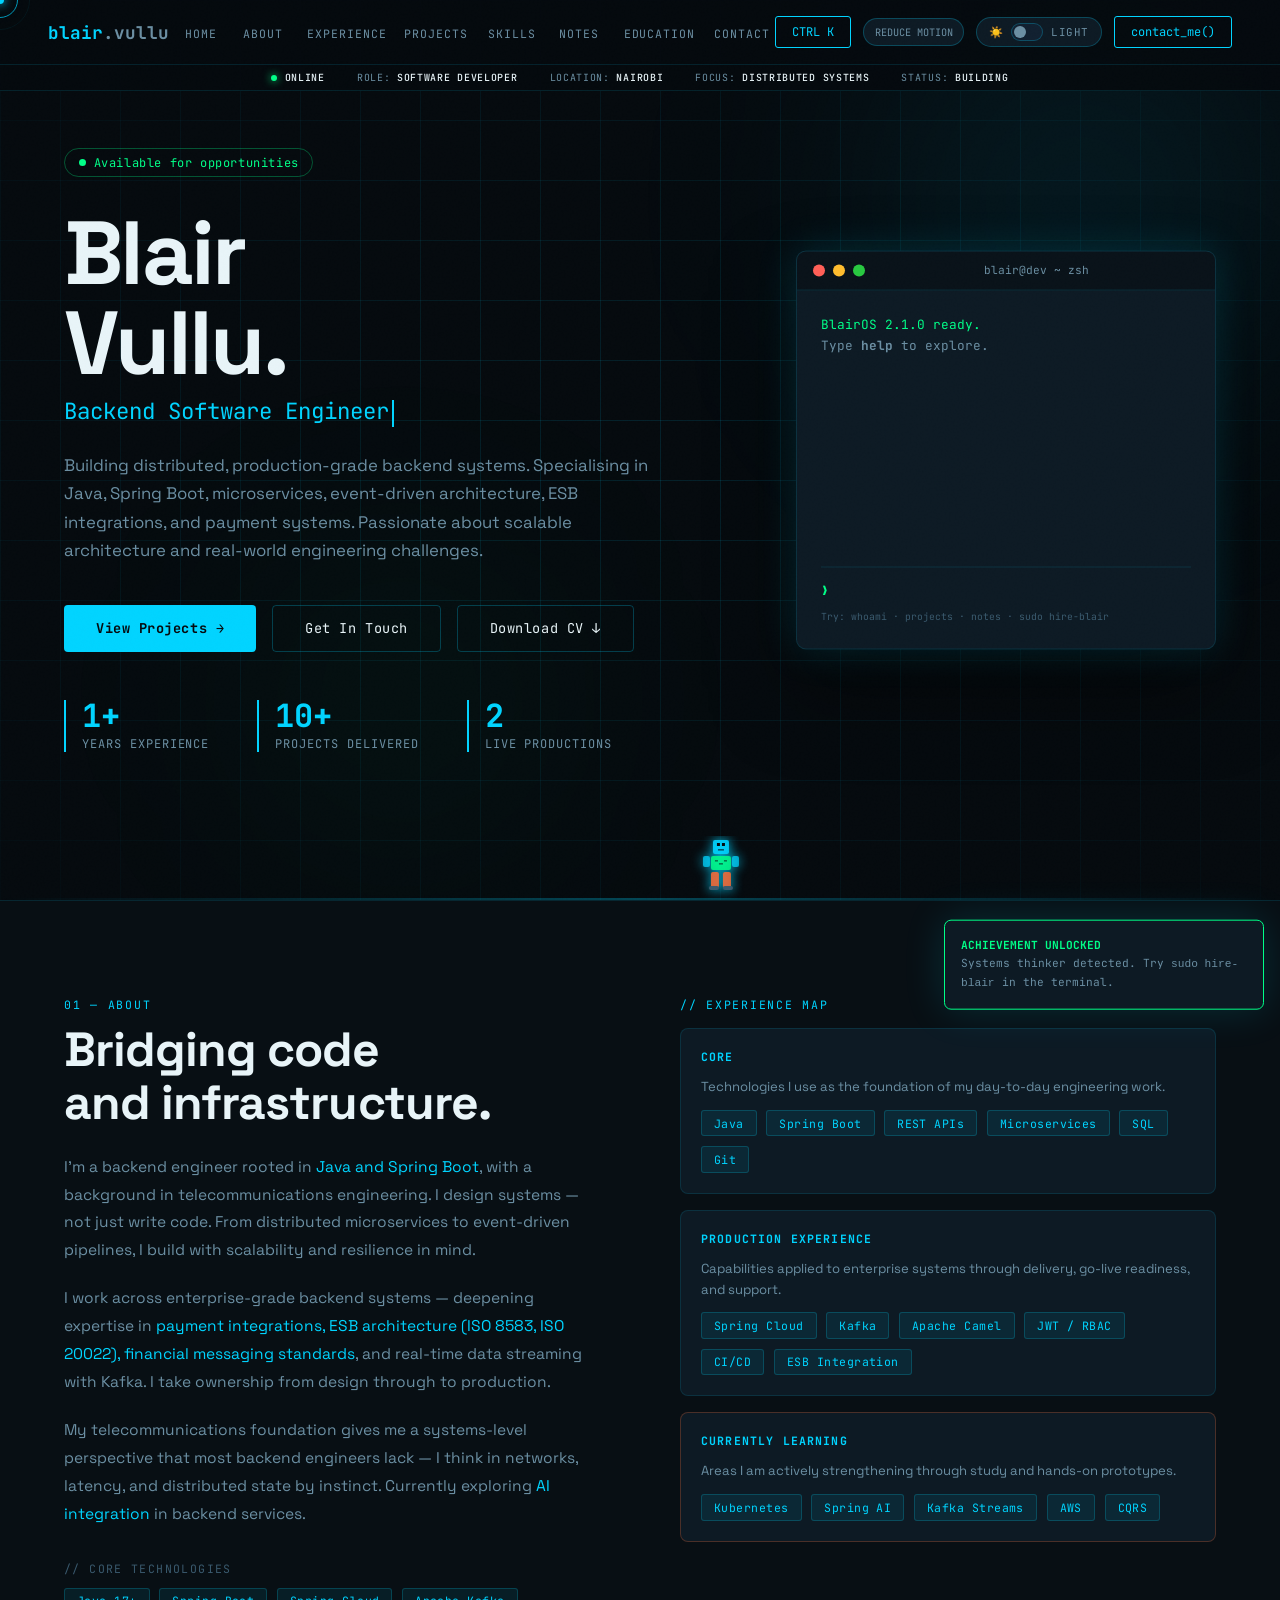
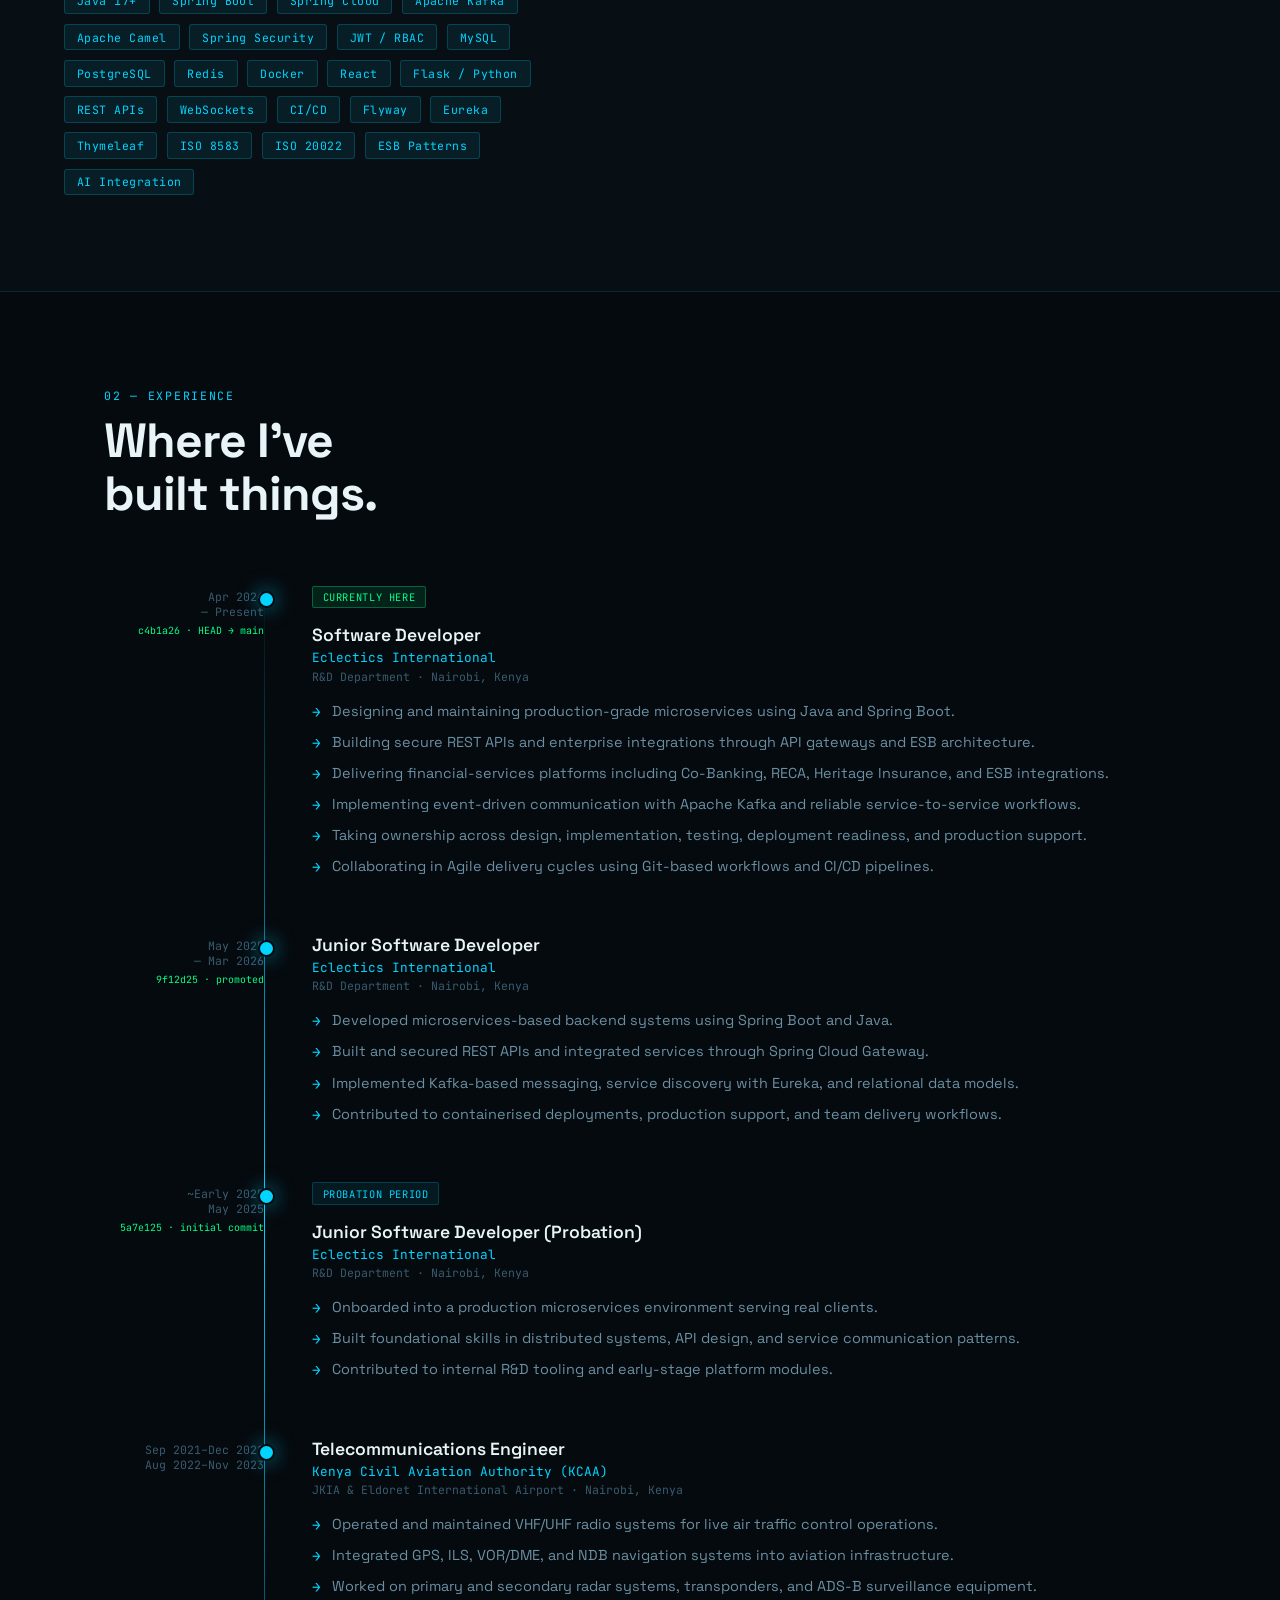
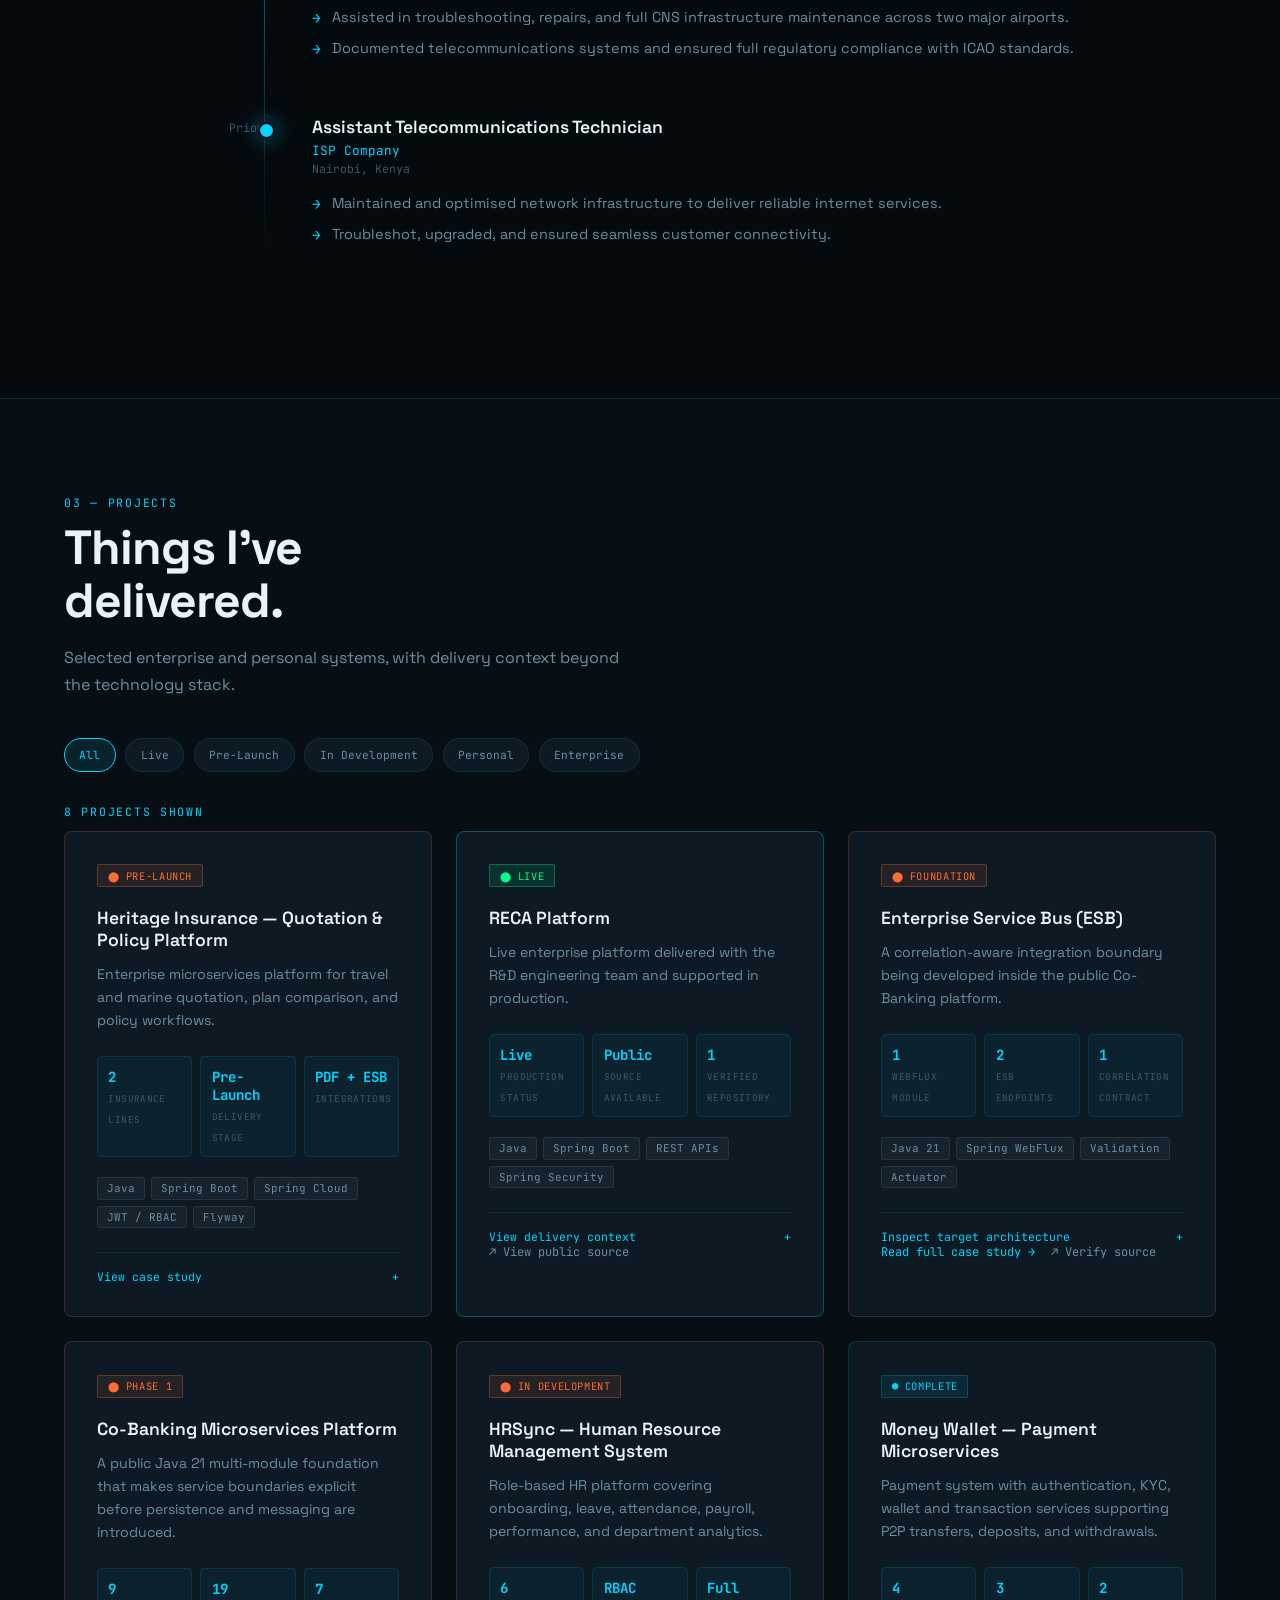
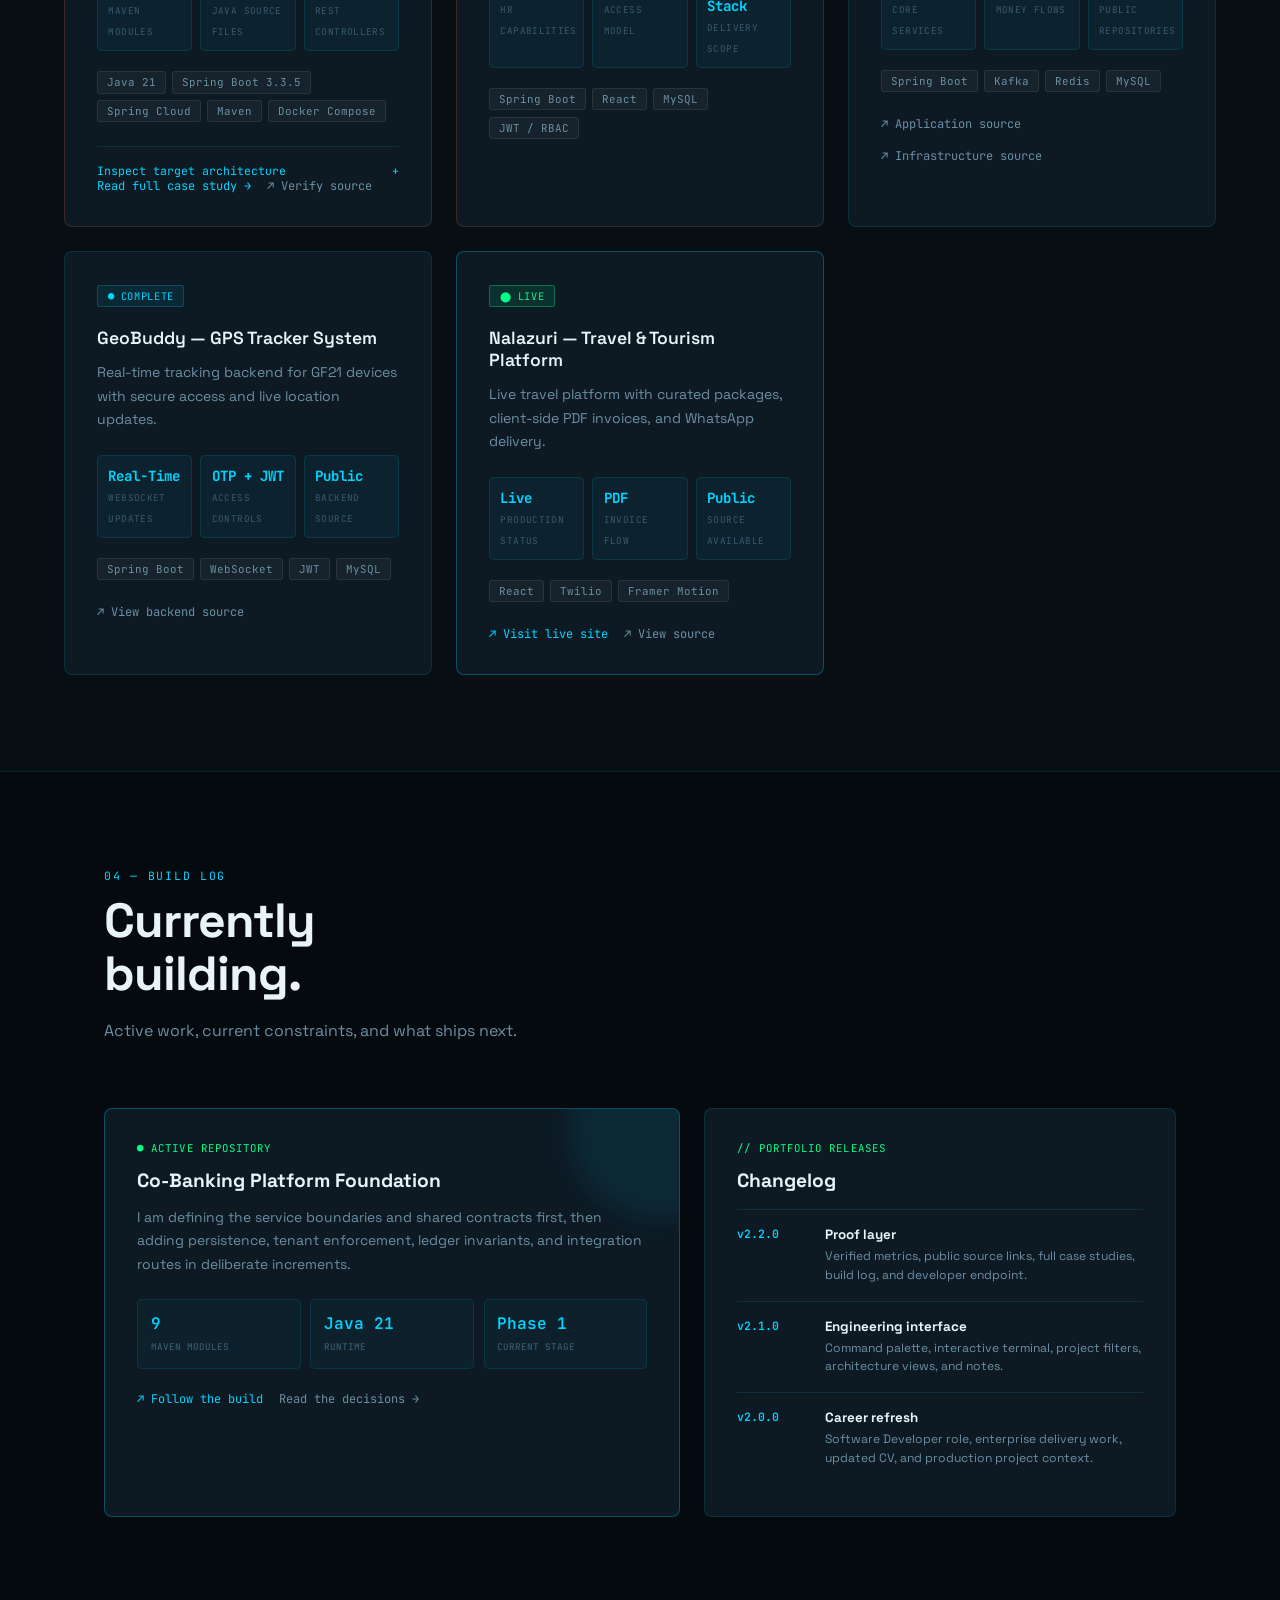
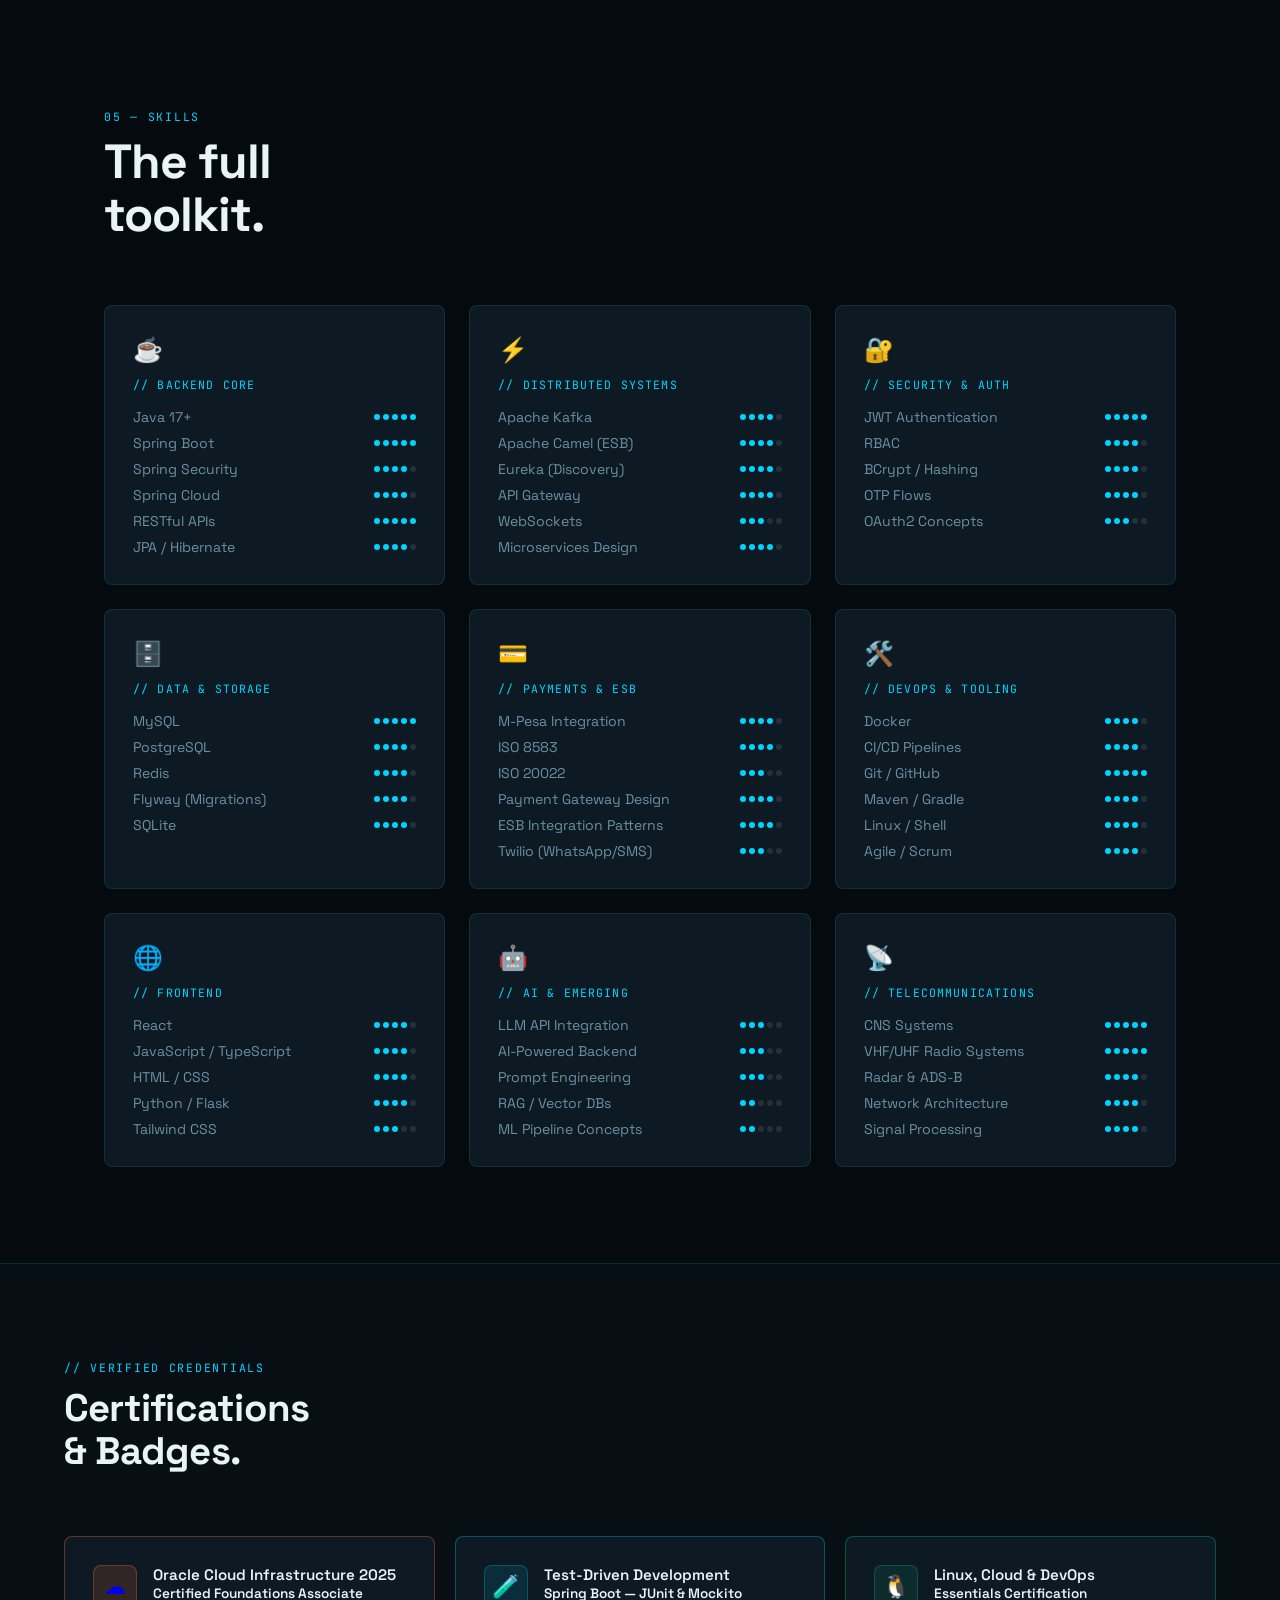
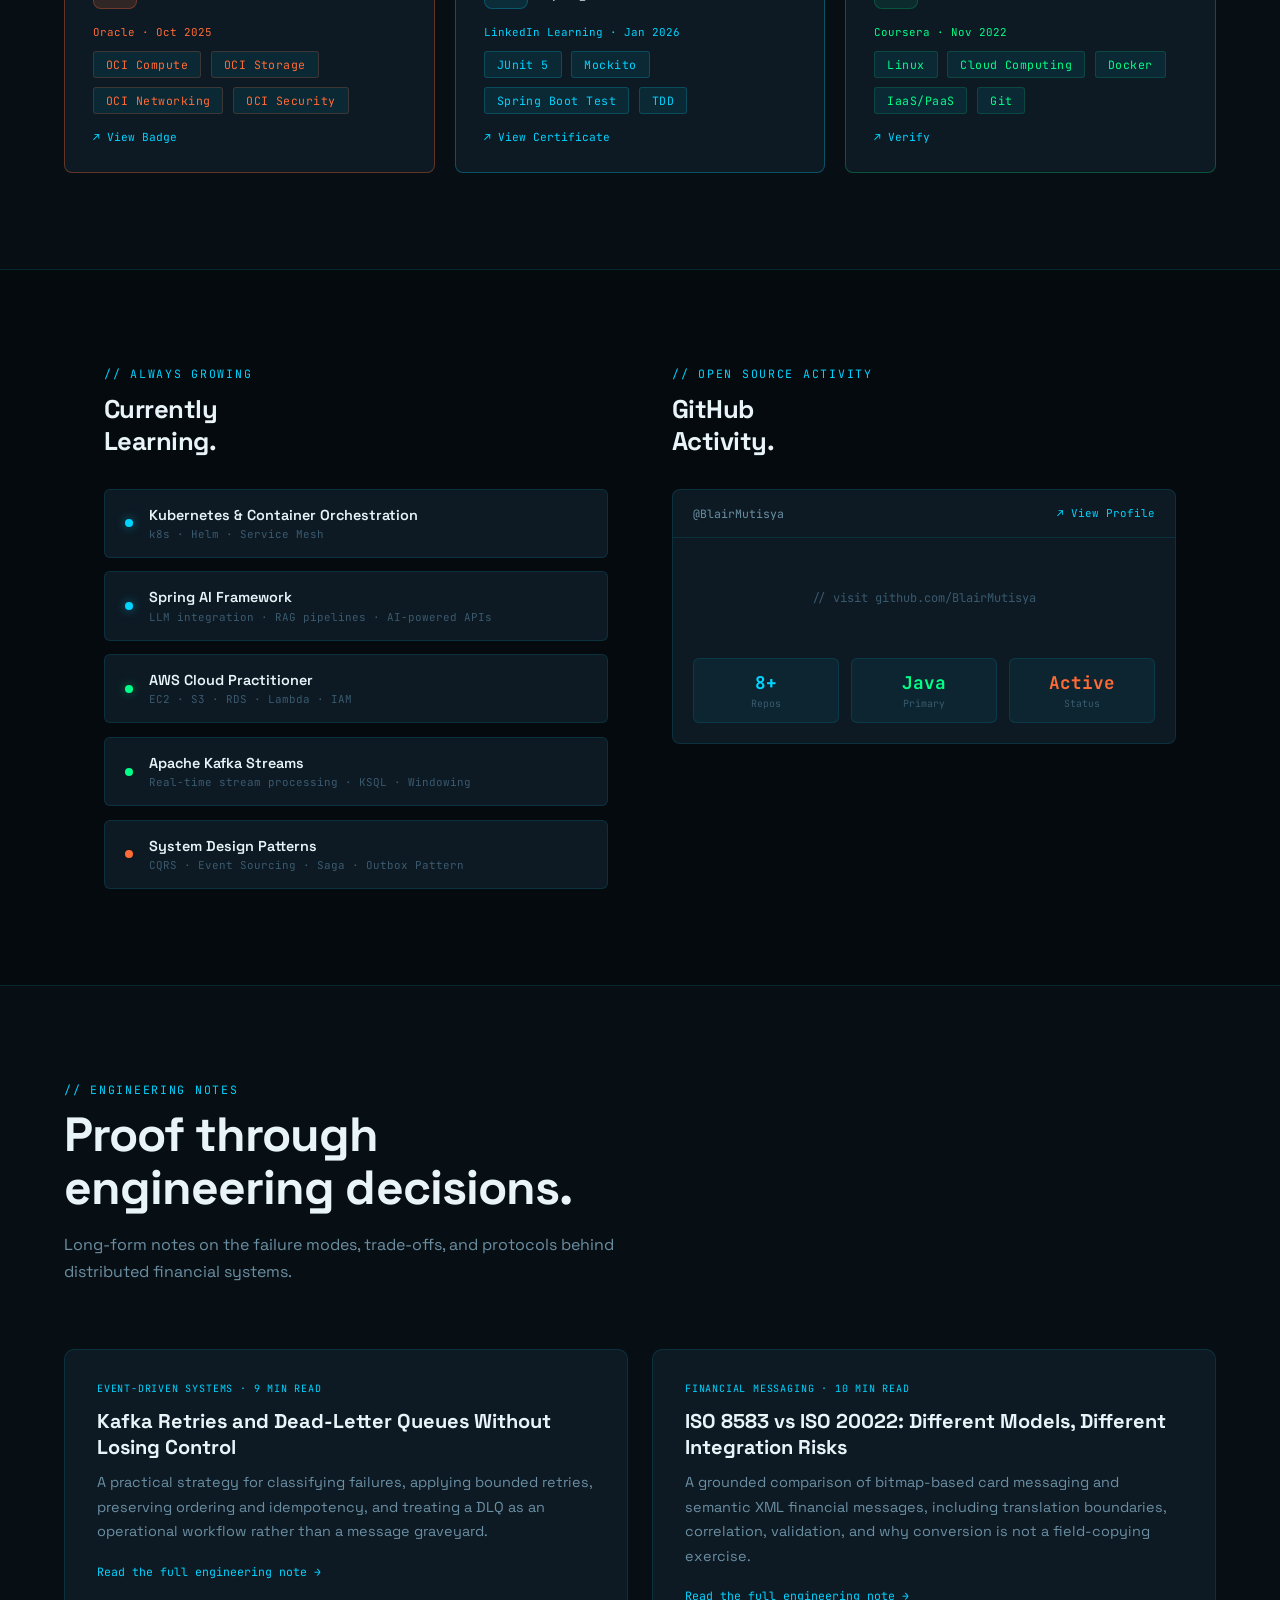
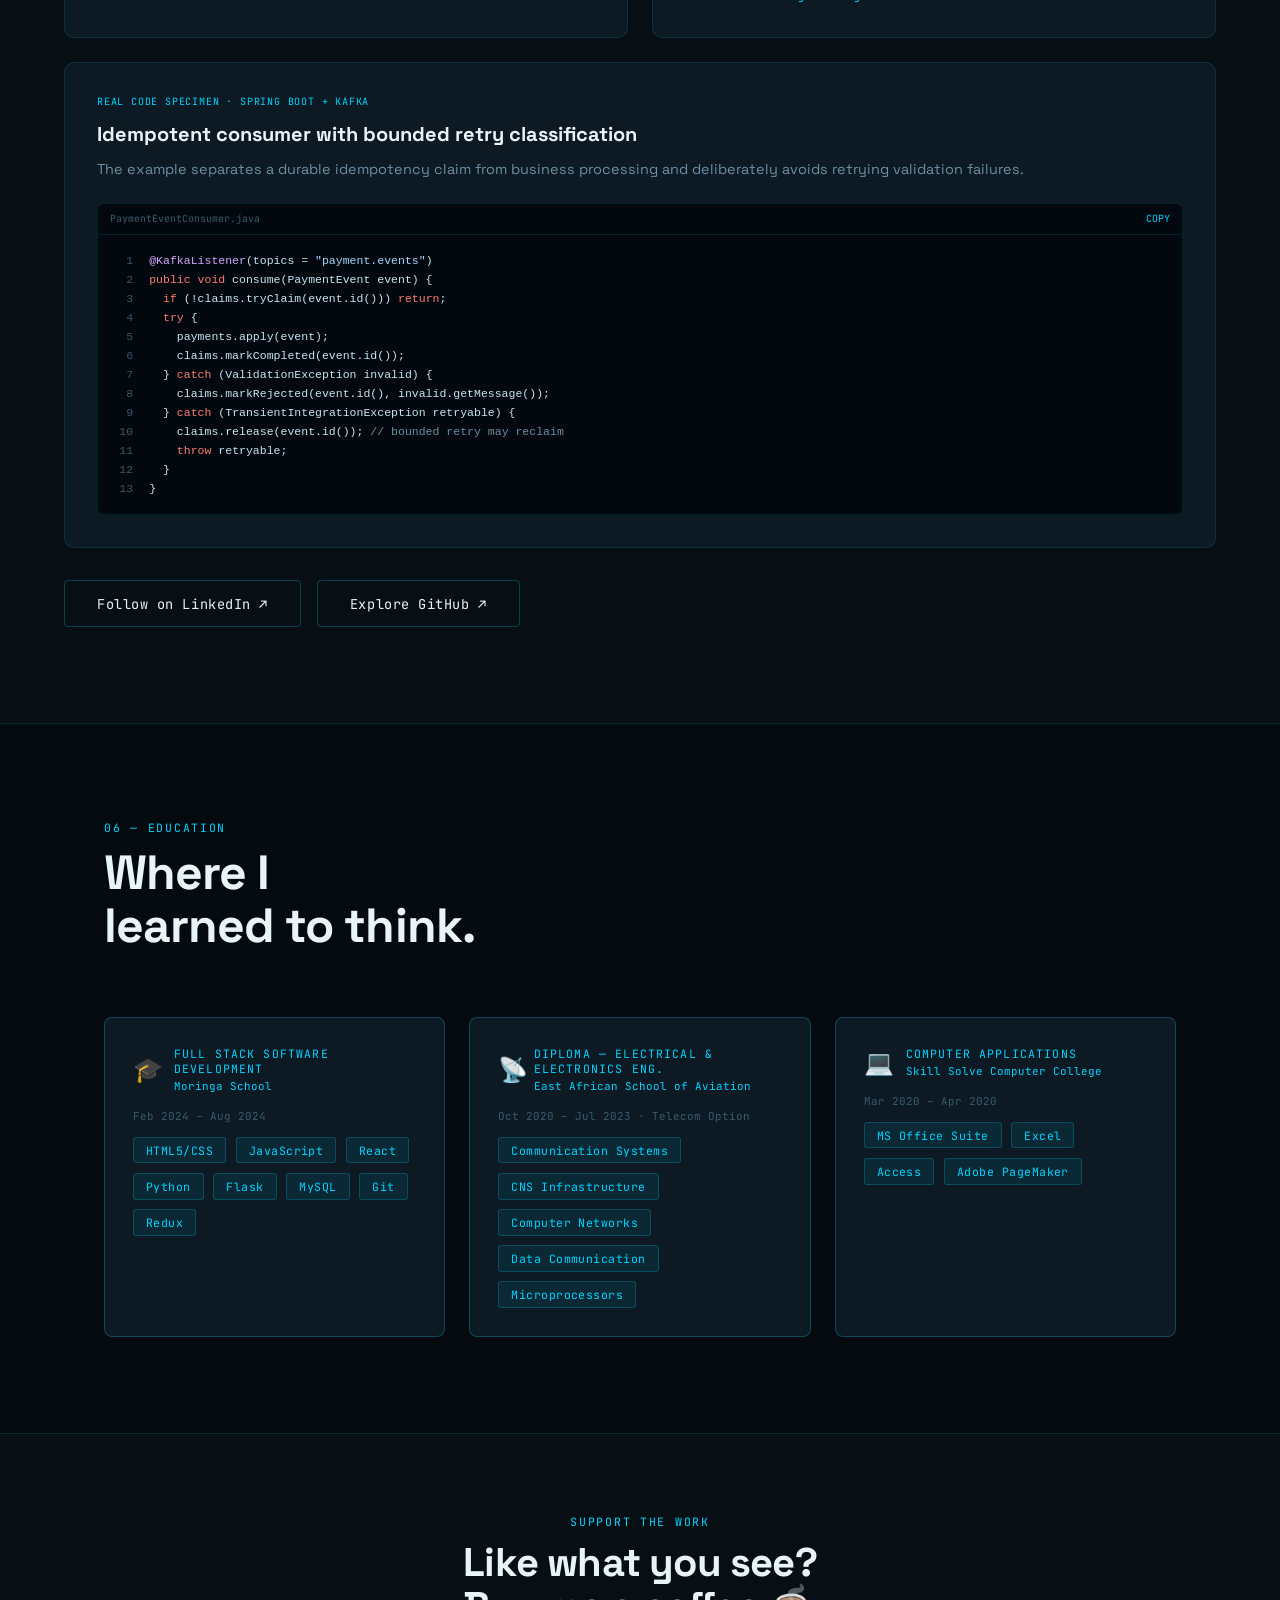
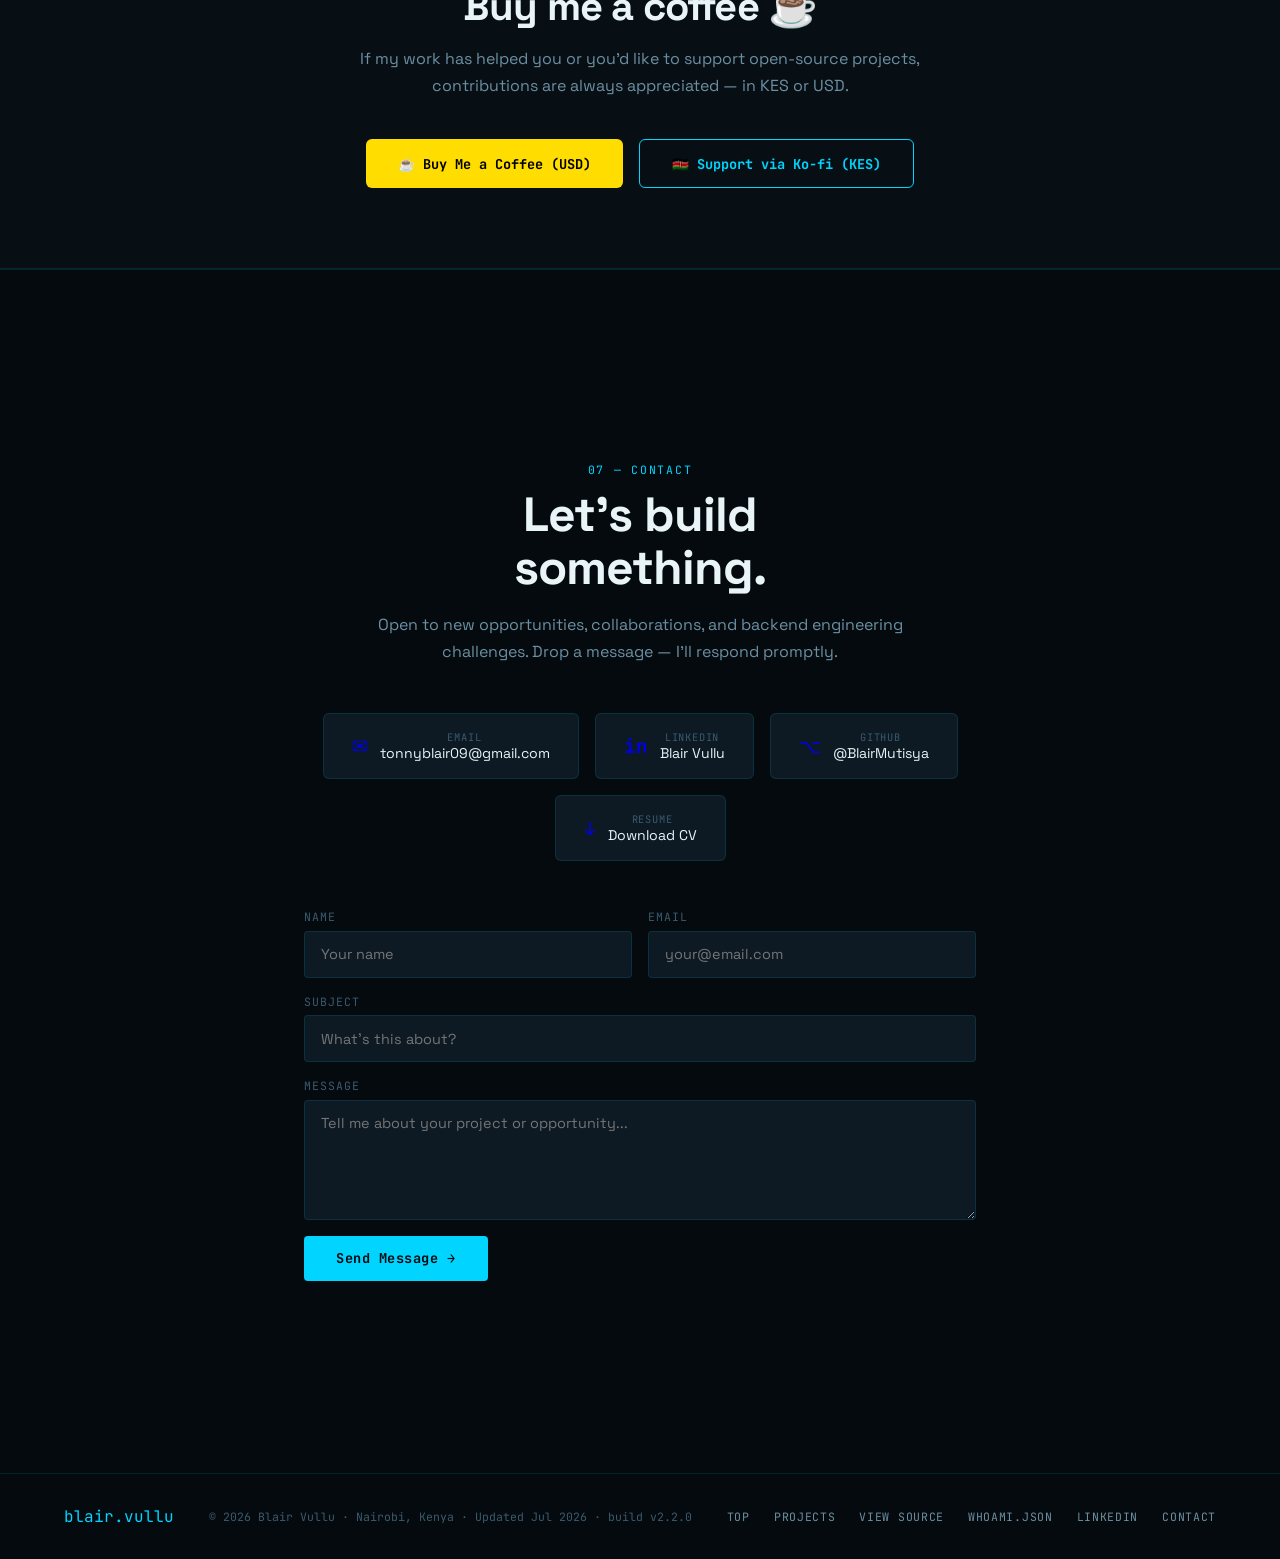
<file: index.html>
<!DOCTYPE html>
<html lang="en" data-theme="dark">
<head>
  <meta charset="UTF-8" />
  <meta name="viewport" content="width=device-width, initial-scale=1.0" />
  <title>Blair Vullu | Backend Engineer</title>
  <meta name="description" content="Blair Vullu is a Nairobi-based Software Developer building Java, Spring Boot, microservices, ESB integrations, and distributed financial systems." />
  <meta name="author" content="Blair Vullu" />
  <meta name="theme-color" content="#050A0E" />
  <meta property="og:type" content="website" />
  <meta property="og:title" content="Blair Vullu | Software Developer" />
  <meta property="og:description" content="Backend engineering, distributed systems, ESB integrations, and financial messaging." />
  <meta property="og:image" content="Assets/blair-vullu-og.png" />
  <meta property="og:image:width" content="1200" />
  <meta property="og:image:height" content="630" />
  <meta property="og:image:alt" content="Blair Vullu — Software Developer specialising in Java, Spring Boot, and distributed systems" />
  <meta name="twitter:card" content="summary_large_image" />
  <link rel="icon" href="Assets/favicon.svg" type="image/svg+xml" />
  <link href="https://fonts.googleapis.com/css2?family=JetBrains+Mono:wght@300;400;500;700&family=Space+Grotesk:wght@300;400;500;600;700&display=swap" rel="stylesheet">
  <style>
    :root {
      --bg:#050A0E; --bg2:#080F14; --surface:#0D1A24; --surface2:#112030;
      --accent:#00D4FF; --accent2:#00FF88; --accent3:#FF6B35;
      --text:#E8F4F8; --text-dim:#6B8FA3; --text-muted:#3A5A6E;
      --border:rgba(0,212,255,0.12); --border2:rgba(0,212,255,0.25);
      --mono:'JetBrains Mono',monospace; --sans:'Space Grotesk',sans-serif;
      --glow:0 0 40px rgba(0,212,255,0.15); --nav-bg:rgba(5,10,14,0.88);
      --tt:background 0.4s,color 0.4s,border-color 0.4s,box-shadow 0.4s;
    }
    [data-theme="light"] {
      --bg:#F0F7FF; --bg2:#E4EFF9; --surface:#FFFFFF; --surface2:#D8EBF8;
      --accent:#0084B4; --accent2:#008A50; --accent3:#D44F1E;
      --text:#0A1929; --text-dim:#3A5A72; --text-muted:#6B8FA3;
      --border:rgba(0,132,180,0.18); --border2:rgba(0,132,180,0.35);
      --nav-bg:rgba(240,247,255,0.92); --glow:0 0 30px rgba(0,132,180,0.12);
    }
    *{margin:0;padding:0;box-sizing:border-box;min-width:0}
    html{scroll-behavior:smooth}
    html,body{width:100%;max-width:100%;overflow-x:clip}
    body{background:var(--bg);color:var(--text);font-family:var(--sans);transition:var(--tt);cursor:none}
    img,svg,video,canvas{max-width:100%;height:auto}
    @media(hover:none){body{cursor:auto}}
    body::before{content:'';position:fixed;inset:0;background-image:url("data:image/svg+xml,%3Csvg viewBox='0 0 512 512' xmlns='http://www.w3.org/2000/svg'%3E%3Cfilter id='noise'%3E%3CfeTurbulence type='fractalNoise' baseFrequency='0.85' numOctaves='4' stitchTiles='stitch'/%3E%3C/filter%3E%3Crect width='100%25' height='100%25' filter='url(%23noise)' opacity='0.04'/%3E%3C/svg%3E");pointer-events:none;z-index:998;opacity:0.4}
    ::-webkit-scrollbar{width:4px}::-webkit-scrollbar-track{background:var(--bg)}::-webkit-scrollbar-thumb{background:var(--accent);border-radius:2px}

    /* CURSOR */
    #cur-dot{position:fixed;width:8px;height:8px;background:var(--accent);border-radius:50%;pointer-events:none;z-index:9999;transform:translate(-50%,-50%);transition:width .2s,height .2s,background .2s;box-shadow:0 0 10px var(--accent),0 0 20px rgba(0,212,255,0.4)}
    #cur-ring{position:fixed;width:36px;height:36px;border:1.5px solid var(--accent);border-radius:50%;pointer-events:none;z-index:9998;transform:translate(-50%,-50%);opacity:.7;transition:width .25s,height .25s,border-color .25s}
    #cur-trail{position:fixed;width:60px;height:60px;border:1px solid rgba(0,212,255,0.2);border-radius:50%;pointer-events:none;z-index:9997;transform:translate(-50%,-50%);opacity:.3}
    @media(hover:none){#cur-dot,#cur-ring,#cur-trail{display:none}}

    /* SCROLL CHARACTER */
    #scroll-ground{position:fixed;bottom:0;left:0;right:0;height:2px;background:linear-gradient(90deg,transparent,var(--accent),transparent);pointer-events:none;z-index:899;opacity:.3}
    #scroll-progress{position:fixed;bottom:58px;left:0;height:2px;background:var(--accent);z-index:901;pointer-events:none;box-shadow:0 0 8px var(--accent)}
    #scroll-char-wrap{position:fixed;bottom:0;left:0;right:0;height:64px;pointer-events:none;z-index:900;overflow:hidden}
    #scroll-char{position:absolute;bottom:4px;left:0;width:40px;height:56px;will-change:transform;transform-origin:center bottom}
    #scroll-char svg{width:40px;height:56px;image-rendering:pixelated;filter:drop-shadow(0 0 6px var(--accent))}
    @keyframes wL{0%{transform:rotate(0)}25%{transform:rotate(20deg)}75%{transform:rotate(-20deg)}100%{transform:rotate(0)}}
    @keyframes wR{0%{transform:rotate(0)}25%{transform:rotate(-20deg)}75%{transform:rotate(20deg)}100%{transform:rotate(0)}}
    @keyframes wB{0%,100%{transform:translateY(0)}50%{transform:translateY(-2px)}}
    .cB{animation:wB .4s ease infinite}.cLL{transform-origin:50% 0%;animation:wL .4s ease infinite}.cRL{transform-origin:50% 0%;animation:wR .4s ease infinite}.cLA{transform-origin:50% 0%;animation:wR .4s ease infinite}.cRA{transform-origin:50% 0%;animation:wL .4s ease infinite}
    .stopped .cB,.stopped .cLL,.stopped .cRL,.stopped .cLA,.stopped .cRA{animation-play-state:paused}
    @media(max-width:900px){#scroll-char-wrap,#scroll-ground,#scroll-progress{display:none}}

    /* THEME TOGGLE */
    #theme-toggle{display:flex;align-items:center;gap:.5rem;background:var(--surface);border:1px solid var(--border2);border-radius:100px;padding:.3rem .75rem;cursor:pointer;transition:all .3s;font-family:var(--mono);font-size:.7rem;color:var(--text-dim)}
    #theme-toggle:hover{border-color:var(--accent);color:var(--accent)}
    .t-track{width:32px;height:18px;background:var(--surface2);border-radius:100px;border:1px solid var(--border2);position:relative;transition:background .3s}
    [data-theme="light"] .t-track{background:var(--accent)}
    .t-knob{position:absolute;width:12px;height:12px;background:var(--text-dim);border-radius:50%;top:50%;left:2px;transform:translateY(-50%);transition:left .3s,background .3s}
    [data-theme="light"] .t-knob{left:16px;background:#fff}

    /* NAV */
    nav{position:fixed;top:0;left:0;right:0;z-index:100;display:flex;align-items:center;justify-content:space-between;padding:1rem 3rem;background:var(--nav-bg);backdrop-filter:blur(20px);border-bottom:1px solid var(--border);gap:1rem;transition:var(--tt)}
    .nav-logo{font-family:var(--mono);font-size:1.1rem;font-weight:700;color:var(--accent);flex-shrink:0}
    .nav-logo span{color:var(--text-dim)}
    .nav-links{display:flex;gap:2rem;list-style:none}
    .nav-links a{font-family:var(--mono);font-size:.72rem;color:var(--text-dim);text-decoration:none;letter-spacing:.08em;transition:color .2s;text-transform:uppercase;white-space:nowrap}
    .nav-links a:hover{color:var(--accent)}
    .nav-right{display:flex;align-items:center;gap:.75rem;flex-shrink:0}
    .nav-cta{font-family:var(--mono);font-size:.75rem;padding:.45rem 1rem;background:transparent;border:1px solid var(--accent);color:var(--accent);border-radius:3px;cursor:pointer;transition:all .2s;text-decoration:none;white-space:nowrap}
    .nav-cta:hover{background:var(--accent);color:var(--bg)}
    .nav-hbg{display:none;flex-direction:column;gap:5px;cursor:pointer;background:none;border:none;padding:4px}
    .nav-hbg span{display:block;width:22px;height:2px;background:var(--accent);border-radius:2px;transition:.3s}

    /* HERO */
    #home{min-height:100vh;display:flex;align-items:center;position:relative;overflow:hidden;padding:8rem 4rem 8rem}
    .hero-grid-bg{position:absolute;inset:0;background-image:linear-gradient(var(--border) 1px,transparent 1px),linear-gradient(90deg,var(--border) 1px,transparent 1px);background-size:60px 60px;mask-image:radial-gradient(ellipse 80% 80% at 50% 50%,black,transparent);transition:var(--tt)}
    .hero-orb{position:absolute;border-radius:50%;filter:blur(120px);pointer-events:none}
    .hero-orb-1{width:600px;height:600px;background:radial-gradient(circle,rgba(0,212,255,.12),transparent 70%);top:-100px;right:-100px}
    .hero-orb-2{width:400px;height:400px;background:radial-gradient(circle,rgba(0,255,136,.08),transparent 70%);bottom:0;left:200px}
    [data-theme="light"] .hero-orb-1{background:radial-gradient(circle,rgba(0,132,180,.08),transparent 70%)}
    [data-theme="light"] .hero-orb-2{background:radial-gradient(circle,rgba(0,138,80,.06),transparent 70%)}
    .hero-content{position:relative;max-width:900px}
    .hero-badge{display:inline-flex;align-items:center;gap:.5rem;font-family:var(--mono);font-size:.75rem;color:var(--accent2);border:1px solid rgba(0,255,136,.3);padding:.35rem .85rem;border-radius:100px;margin-bottom:2rem;letter-spacing:.05em}
    [data-theme="light"] .hero-badge{border-color:rgba(0,138,80,.4)}
    .hero-badge::before{content:'';display:block;width:7px;height:7px;border-radius:50%;background:var(--accent2);animation:pulse 2s ease infinite}
    @keyframes pulse{0%,100%{opacity:1;transform:scale(1)}50%{opacity:.4;transform:scale(.8)}}
    .hero-name{font-size:clamp(3rem,7vw,6rem);font-weight:700;line-height:1;letter-spacing:-.03em;margin-bottom:.5rem}
    .hero-title{font-family:var(--mono);font-size:clamp(1rem,2.5vw,1.4rem);color:var(--accent);margin-bottom:1.5rem}
    .hero-title .cur{display:inline-block;width:2px;height:1.2em;background:var(--accent);margin-left:3px;vertical-align:middle;animation:blink 1s step-end infinite}
    @keyframes blink{0%,100%{opacity:1}50%{opacity:0}}
    .hero-desc{font-size:1.05rem;color:var(--text-dim);line-height:1.7;max-width:600px;margin-bottom:2.5rem}
    .hero-actions{display:flex;gap:1rem;flex-wrap:wrap;margin-bottom:3rem}
    .btn-p{display:inline-flex;align-items:center;gap:.5rem;padding:.85rem 2rem;background:var(--accent);color:var(--bg);font-family:var(--mono);font-size:.85rem;font-weight:700;border:none;border-radius:4px;cursor:pointer;text-decoration:none;transition:all .2s;letter-spacing:.04em}
    .btn-p:hover{filter:brightness(1.15);box-shadow:0 0 30px rgba(0,212,255,.4);transform:translateY(-1px)}
    .btn-g{display:inline-flex;align-items:center;gap:.5rem;padding:.85rem 2rem;background:transparent;color:var(--text);font-family:var(--mono);font-size:.85rem;border:1px solid var(--border2);border-radius:4px;cursor:pointer;text-decoration:none;transition:all .2s;letter-spacing:.04em}
    .btn-g:hover{border-color:var(--accent);color:var(--accent)}
    .hero-stats{display:flex;gap:3rem;flex-wrap:wrap}
    .stat{border-left:2px solid var(--accent);padding-left:1rem}
    .stat-num{font-size:2rem;font-weight:700;color:var(--accent);font-family:var(--mono);line-height:1}
    .stat-label{font-size:.75rem;color:var(--text-dim);font-family:var(--mono);text-transform:uppercase;letter-spacing:.08em;margin-top:.25rem}

    /* TERMINAL */
    .hero-terminal{position:absolute;right:4rem;top:50%;transform:translateY(-50%);width:420px;background:var(--surface);border:1px solid var(--border);border-radius:10px;overflow:hidden;box-shadow:var(--glow),0 40px 80px rgba(0,0,0,.5);display:none;transition:var(--tt)}
    .t-hdr{display:flex;align-items:center;gap:.5rem;padding:.75rem 1rem;background:rgba(0,0,0,.3);border-bottom:1px solid var(--border)}
    [data-theme="light"] .t-hdr{background:rgba(0,0,0,.05)}
    .t-dot{width:12px;height:12px;border-radius:50%}.td-r{background:#FF5F57}.td-y{background:#FFBD2E}.td-g{background:#28C940}
    .t-ttl{font-family:var(--mono);font-size:.7rem;color:var(--text-dim);margin-inline:auto}
    .t-body{padding:1.5rem;font-family:var(--mono);font-size:.8rem;line-height:2}
    .t-ln{display:flex;gap:.5rem}.t-pr{color:var(--accent2)}.t-k{color:var(--accent)}.t-v{color:var(--accent2)}.t-c{color:var(--text-muted)}
    .terminal-output{height:245px;overflow:auto;scrollbar-width:thin}.terminal-output .term-row{display:block;line-height:1.65;overflow-wrap:anywhere}.term-command{color:var(--text)}.term-result{color:var(--text-dim)}.term-success{color:var(--accent2)}.term-error{color:var(--accent3)}
    .terminal-form{display:flex;align-items:center;gap:.55rem;border-top:1px solid var(--border);padding-top:.65rem;margin-top:.45rem}.terminal-form label{color:var(--accent2)}.terminal-form input{width:100%;border:0;outline:0;background:transparent;color:var(--text);font:inherit;caret-color:var(--accent);cursor:text}.terminal-hint{font-size:.61rem;color:var(--text-muted);line-height:1.4;margin-top:.45rem}

    /* STATUS STRIP */
    .system-strip{position:fixed;top:65px;left:0;right:0;z-index:95;display:flex;justify-content:center;gap:2rem;padding:.38rem 1rem;background:rgba(5,10,14,.94);border-bottom:1px solid var(--border);backdrop-filter:blur(12px);font-family:var(--mono);font-size:.62rem;color:var(--text-dim);letter-spacing:.07em;white-space:nowrap;overflow:hidden}
    [data-theme="light"] .system-strip{background:rgba(240,247,255,.95)}.system-strip strong{color:var(--text);font-weight:500}.status-online{color:var(--accent2)!important}.status-online::before{content:'';display:inline-block;width:6px;height:6px;margin-right:.45rem;border-radius:50%;background:var(--accent2);box-shadow:0 0 8px var(--accent2);animation:pulse 2.4s ease infinite}

    /* COMMAND PALETTE */
    .palette-backdrop{position:fixed;inset:0;z-index:5000;display:none;align-items:flex-start;justify-content:center;padding:14vh 1rem;background:rgba(2,7,10,.75);backdrop-filter:blur(8px)}.palette-backdrop.open{display:flex}
    .palette{width:min(620px,100%);background:var(--surface);border:1px solid var(--border2);border-radius:10px;box-shadow:0 30px 100px rgba(0,0,0,.65),var(--glow);overflow:hidden}.palette-search{display:flex;align-items:center;gap:.75rem;padding:1rem 1.15rem;border-bottom:1px solid var(--border)}.palette-search span{color:var(--accent);font-family:var(--mono)}.palette-search input{width:100%;background:none;border:0;outline:0;color:var(--text);font:500 .95rem var(--mono)}.palette-list{max-height:360px;overflow:auto;padding:.5rem}.palette-item{width:100%;display:flex;align-items:center;justify-content:space-between;padding:.8rem .9rem;border:0;border-radius:5px;background:transparent;color:var(--text-dim);cursor:pointer;text-align:left}.palette-item:hover,.palette-item.selected{background:rgba(0,212,255,.09);color:var(--text)}.palette-item strong{font:500 .8rem var(--mono)}.palette-item small{font:.65rem var(--mono);color:var(--text-muted)}.palette-foot{display:flex;gap:1rem;padding:.65rem 1rem;border-top:1px solid var(--border);font:.62rem var(--mono);color:var(--text-muted)}.kbd{padding:.12rem .38rem;border:1px solid var(--border2);border-radius:3px;background:var(--surface2);color:var(--text-dim)}

    /* BOOT SEQUENCE */
    .boot-screen{position:fixed;inset:0;z-index:12000;display:grid;place-items:center;padding:1.25rem;background:#020608;color:#8ef5c1;font:clamp(.7rem,1.25vw,.86rem)/1.7 var(--mono);transition:opacity .42s ease,visibility .42s ease}.boot-screen::before{content:'';position:absolute;inset:0;background-image:linear-gradient(rgba(0,212,255,.045) 1px,transparent 1px),linear-gradient(90deg,rgba(0,212,255,.045) 1px,transparent 1px);background-size:42px 42px;mask-image:radial-gradient(circle at center,#000 25%,transparent 78%)}.boot-screen.done{opacity:0;visibility:hidden;pointer-events:none}.boot-shell{position:relative;width:min(760px,100%);background:#061018;border:1px solid rgba(0,212,255,.3);border-radius:10px;overflow:hidden;box-shadow:0 30px 100px rgba(0,0,0,.75),0 0 50px rgba(0,212,255,.1)}.boot-chrome{display:flex;align-items:center;gap:.45rem;padding:.7rem 1rem;background:#030a0f;border-bottom:1px solid rgba(0,212,255,.15)}.boot-dot{width:8px;height:8px;border-radius:50%;background:#ff5f57}.boot-dot:nth-child(2){background:#ffbd2e}.boot-dot:nth-child(3){background:#28c940}.boot-chrome-title{margin-left:.45rem;color:#496b7c;font-size:.65rem}.boot-content{padding:clamp(1.25rem,4vw,2.4rem)}.boot-brand{display:flex;align-items:flex-end;gap:1rem;margin-bottom:1.7rem}.boot-prompt{font-size:clamp(2rem,7vw,4.5rem);font-weight:700;line-height:.8;color:var(--accent);text-shadow:0 0 24px rgba(0,212,255,.32)}.boot-name{font-size:clamp(1.1rem,3vw,1.7rem);font-weight:700;letter-spacing:.06em;color:#e8f4f8}.boot-role{font-size:.63rem;color:#557787;letter-spacing:.12em;margin-top:.25rem}.boot-log{min-height:142px;border-left:1px solid rgba(0,212,255,.16);padding-left:1rem}.boot-line{opacity:0;transform:translateY(3px);animation:bootIn .15s forwards}.boot-ok{color:var(--accent2)}.boot-info{color:var(--accent)}.boot-footer{padding:0 clamp(1.25rem,4vw,2.4rem) 1.5rem}.boot-progress-meta{display:flex;justify-content:space-between;margin-bottom:.45rem;color:#496b7c;font-size:.62rem}.boot-track{height:4px;background:#10212b;border-radius:3px;overflow:hidden}.boot-progress{display:block;width:0;height:100%;background:linear-gradient(90deg,var(--accent),var(--accent2));box-shadow:0 0 12px rgba(0,212,255,.55);transition:width .16s ease}.boot-skip{position:absolute;right:1rem;top:.45rem;z-index:2;background:transparent;border:0;color:#557787;padding:.35rem;font:inherit;font-size:.62rem;cursor:pointer}.boot-skip:hover,.boot-skip:focus-visible{color:var(--accent)}@keyframes bootIn{to{opacity:1;transform:none}}

    /* INTERACTIVE ARCHITECTURE */
    .arch-system{margin-top:1rem;padding:1rem;border:1px solid var(--border);border-radius:8px;background:rgba(0,0,0,.17)}.arch-flow{display:grid;grid-template-columns:repeat(9,minmax(24px,auto));align-items:center;justify-content:center;gap:.35rem;overflow-x:auto;padding:.55rem 0 1rem}.arch-system .arch-node{position:relative;cursor:help;min-width:76px;padding:.6rem .55rem;transition:transform .2s,border-color .2s,box-shadow .2s}.arch-system .arch-node:hover,.arch-system .arch-node:focus-visible{transform:translateY(-3px);border-color:var(--accent);box-shadow:0 0 20px rgba(0,212,255,.18)}.arch-node[data-tip]::after{content:attr(data-tip);position:absolute;left:50%;bottom:calc(100% + 9px);z-index:5;width:190px;transform:translate(-50%,5px);padding:.55rem .65rem;border:1px solid var(--border2);border-radius:4px;background:#02080d;color:#c7e6f1;font:.62rem/1.45 var(--mono);opacity:0;visibility:hidden;transition:.18s;pointer-events:none}.arch-node[data-tip]:hover::after,.arch-node[data-tip]:focus-visible::after{opacity:1;visibility:visible;transform:translate(-50%,0)}
    .flow-line{position:relative;width:30px;height:2px;background:var(--accent);opacity:.75}.flow-line.async{background:repeating-linear-gradient(90deg,var(--accent2) 0 5px,transparent 5px 9px)}.flow-line.failure{background:repeating-linear-gradient(90deg,var(--accent3) 0 4px,transparent 4px 8px)}.flow-line::after{content:'';position:absolute;top:-3px;width:8px;height:8px;border-radius:50%;background:currentColor;color:var(--accent);box-shadow:0 0 8px currentColor;animation:packet 1.8s linear infinite}.flow-line.async::after{color:var(--accent2);animation-duration:2.3s}.flow-line.failure::after{color:var(--accent3);animation-duration:2.8s}@keyframes packet{from{left:-3px}to{left:calc(100% - 3px)}}.retry-row{display:flex;align-items:center;justify-content:center;gap:.4rem;margin-top:.2rem}.arch-legend{display:flex;gap:1rem;flex-wrap:wrap;border-top:1px solid var(--border);padding-top:.8rem;font:.6rem var(--mono);color:var(--text-muted)}.legend-line{display:inline-block;width:22px;height:2px;margin-right:.35rem;vertical-align:middle;background:var(--accent)}.legend-line.async{background:repeating-linear-gradient(90deg,var(--accent2) 0 4px,transparent 4px 7px)}.legend-line.failure{background:repeating-linear-gradient(90deg,var(--accent3) 0 4px,transparent 4px 7px)}

    /* ARTICLES + CODE */
    .article-grid{display:grid;grid-template-columns:1fr 1fr;gap:1.5rem}.article-card{background:var(--surface);border:1px solid var(--border);border-radius:10px;padding:2rem}.article-card h3{font-size:1.25rem;margin-bottom:.65rem}.article-card p{color:var(--text-dim);line-height:1.7;font-size:.9rem}.article-link{display:inline-flex;margin-top:1.25rem;font:.72rem var(--mono);color:var(--accent);text-decoration:none}.code-window{margin-top:1.3rem;border:1px solid var(--border);border-radius:7px;overflow:hidden;background:#02080d}.code-head{display:flex;justify-content:space-between;align-items:center;padding:.55rem .75rem;border-bottom:1px solid var(--border);font:.62rem var(--mono);color:var(--text-muted)}.copy-code{background:transparent;border:0;color:var(--accent);font:inherit;cursor:pointer}.code-block{margin:0;padding:1rem 0;overflow:auto;counter-reset:line;font:clamp(.61rem,1vw,.72rem)/1.65 var(--mono);color:#c7e6f1}.code-line{display:block;padding:0 1rem 0 3.2rem;position:relative;white-space:pre}.code-line::before{counter-increment:line;content:counter(line);position:absolute;left:.8rem;width:1.4rem;text-align:right;color:#35586a;user-select:none}.tok-k{color:#ff7b72}.tok-s{color:#a5d6ff}.tok-f{color:#d2a8ff}.tok-c{color:#6b8fa3}

    /* POLISH */
    .hero-name{position:relative}.hero-name.glitch{animation:glitchNudge .28s steps(2,end) 2;text-shadow:2px 0 var(--accent3),-2px 0 var(--accent)}@keyframes glitchNudge{0%{transform:translate(0)}25%{transform:translate(2px,-1px)}50%{transform:translate(-2px,1px)}100%{transform:translate(0)}}
    .commit-meta{display:block;margin-top:.35rem;font:.62rem var(--mono);color:var(--accent2)}.konami-panel{position:fixed;right:1rem;bottom:1rem;z-index:4000;max-width:320px;padding:1rem;background:var(--surface);border:1px solid var(--accent2);border-radius:7px;box-shadow:var(--glow);font:.7rem/1.6 var(--mono);color:var(--text-dim);transform:translateY(140%);transition:transform .35s}.konami-panel.show{transform:none}.konami-panel strong{color:var(--accent2)}

    /* SECTIONS */
    section{padding:6rem 4rem;transition:var(--tt)}
    .sec-lbl{font-family:var(--mono);font-size:.72rem;color:var(--accent);letter-spacing:.15em;text-transform:uppercase;margin-bottom:.75rem}
    .sec-ttl{font-size:clamp(2rem,4vw,3rem);font-weight:700;letter-spacing:-.02em;margin-bottom:1rem;line-height:1.1}
    .sec-sub{color:var(--text-dim);font-size:1rem;line-height:1.7;max-width:560px}
    .sec-hdr{margin-bottom:4rem}

    /* ABOUT */
    #about{background:var(--bg2);border-top:1px solid var(--border);border-bottom:1px solid var(--border)}
    .about-grid{display:grid;grid-template-columns:1fr 1fr;gap:5rem;align-items:start;max-width:1200px;margin:0 auto}
    .about-text p{color:var(--text-dim);line-height:1.8;margin-bottom:1.25rem;font-size:.97rem}
    .about-text span{color:var(--accent)}
    .stk-grid{display:flex;flex-wrap:wrap;gap:.6rem;margin-top:.75rem}
    .stk-tag{font-family:var(--mono);font-size:.72rem;padding:.3rem .75rem;background:rgba(0,212,255,.08);border:1px solid rgba(0,212,255,.2);color:var(--accent);border-radius:3px;letter-spacing:.04em;transition:var(--tt)}
    [data-theme="light"] .stk-tag{background:rgba(0,132,180,.08);border-color:rgba(0,132,180,.2)}
    .sk-list{display:flex;flex-direction:column;gap:1.2rem}
    .sk-meta{display:flex;justify-content:space-between;margin-bottom:.4rem}
    .sk-name{font-family:var(--mono);font-size:.8rem;color:var(--text)}
    .sk-pct{font-family:var(--mono);font-size:.75rem;color:var(--accent)}
    .sk-bar{height:3px;background:rgba(255,255,255,.06);border-radius:2px;overflow:hidden}
    [data-theme="light"] .sk-bar{background:rgba(0,0,0,.08)}
    .sk-fill{height:100%;background:linear-gradient(90deg,var(--accent),var(--accent2));border-radius:2px;transform-origin:left;animation:fillBar 1.5s ease forwards}
    @keyframes fillBar{from{transform:scaleX(0)}to{transform:scaleX(1)}}

    /* EXPERIENCE */
    #experience{max-width:1200px;margin:0 auto;padding:6rem 4rem}
    .tl{position:relative}
    .tl::before{content:'';position:absolute;left:160px;top:0;bottom:0;width:1px;background:linear-gradient(to bottom,transparent,var(--accent),transparent)}
    .tl-item{display:grid;grid-template-columns:160px 1fr;gap:3rem;margin-bottom:3.5rem;position:relative}
    .tl-item::before{content:'';position:absolute;left:154px;top:6px;width:13px;height:13px;border-radius:50%;background:var(--accent);box-shadow:0 0 20px rgba(0,212,255,.6);border:2px solid var(--bg)}
    .tl-date{font-family:var(--mono);font-size:.72rem;color:var(--text-muted);text-align:right;padding-top:4px}
    .tl-role{font-size:1.1rem;font-weight:600;color:var(--text);margin-bottom:.2rem}
    .tl-co{font-family:var(--mono);font-size:.8rem;color:var(--accent);margin-bottom:.15rem}
    .tl-loc{font-family:var(--mono);font-size:.72rem;color:var(--text-muted);margin-bottom:1rem}
    .tl-badge{display:inline-block;font-family:var(--mono);font-size:.65rem;padding:.2rem .6rem;background:rgba(0,255,136,.1);border:1px solid rgba(0,255,136,.3);color:var(--accent2);border-radius:2px;margin-bottom:1rem;letter-spacing:.06em;text-transform:uppercase}
    .tl-list{list-style:none;display:flex;flex-direction:column;gap:.5rem}
    .tl-list li{font-size:.9rem;color:var(--text-dim);padding-left:1.25rem;position:relative;line-height:1.6}
    .tl-list li::before{content:'→';position:absolute;left:0;color:var(--accent);font-family:var(--mono)}

    /* PROJECTS */
    #projects{background:var(--bg2);border-top:1px solid var(--border);border-bottom:1px solid var(--border)}
    .proj-wrap{max-width:1200px;margin:0 auto}
    .proj-grid{display:grid;grid-template-columns:repeat(auto-fill,minmax(340px,1fr));gap:1.5rem}
    .proj-card{background:var(--surface);border:1px solid var(--border);border-radius:8px;padding:2rem;position:relative;overflow:hidden;transition:border-color .3s,transform .3s,box-shadow .3s,background .4s}
    .proj-card::before{content:'';position:absolute;inset:0;background:linear-gradient(135deg,rgba(0,212,255,.05),transparent 60%);opacity:0;transition:opacity .3s}
    .proj-card:hover::before{opacity:1}
    .proj-card:hover{border-color:var(--border2);transform:translateY(-4px);box-shadow:var(--glow),0 20px 60px rgba(0,0,0,.3)}
    .proj-card.feat{border-color:rgba(0,212,255,.3)}
    .proj-card.indev{border-color:rgba(255,107,53,.2)}
    .proj-status{display:inline-block;font-family:var(--mono);font-size:.65rem;padding:.2rem .6rem;border-radius:2px;margin-bottom:1.25rem;letter-spacing:.06em;text-transform:uppercase}
    .s-prod{background:rgba(0,255,136,.1);border:1px solid rgba(0,255,136,.3);color:var(--accent2)}
    .s-dev{background:rgba(255,107,53,.1);border:1px solid rgba(255,107,53,.3);color:var(--accent3)}
    .s-done{background:rgba(0,212,255,.08);border:1px solid rgba(0,212,255,.2);color:var(--accent)}
    .proj-ttl{font-size:1.1rem;font-weight:600;margin-bottom:.75rem;color:var(--text)}
    .proj-desc{font-size:.88rem;color:var(--text-dim);line-height:1.65;margin-bottom:1.5rem}
    .proj-tags{display:flex;flex-wrap:wrap;gap:.4rem;margin-bottom:1.5rem}
    .proj-tag{font-family:var(--mono);font-size:.68rem;padding:.2rem .55rem;background:rgba(255,255,255,.04);border:1px solid rgba(255,255,255,.08);color:var(--text-dim);border-radius:3px}
    [data-theme="light"] .proj-tag{background:rgba(0,0,0,.04);border-color:rgba(0,0,0,.1)}
    .proj-links{display:flex;gap:1rem;flex-wrap:wrap}
    .proj-lnk{font-family:var(--mono);font-size:.75rem;color:var(--text-dim);text-decoration:none;display:flex;align-items:center;gap:.35rem;transition:color .2s}
    .proj-lnk:hover{color:var(--accent)}
    .project-filters{display:flex;gap:.6rem;flex-wrap:wrap;margin:-1.5rem 0 2rem}
    .filter-btn{font-family:var(--mono);font-size:.7rem;padding:.55rem .9rem;background:var(--surface);border:1px solid var(--border);border-radius:100px;color:var(--text-dim);cursor:pointer;transition:all .2s}
    .filter-btn:hover,.filter-btn.active{border-color:var(--accent);background:rgba(0,212,255,.1);color:var(--accent)}
    .proj-card.is-hidden{display:none}
    .project-metrics{display:grid;grid-template-columns:repeat(3,1fr);gap:.5rem;margin:1rem 0 1.25rem}
    .metric{padding:.65rem;background:rgba(0,212,255,.05);border:1px solid var(--border);border-radius:5px}
    .metric strong{display:block;font-family:var(--mono);font-size:.88rem;color:var(--accent)}
    .metric span{font-family:var(--mono);font-size:.58rem;color:var(--text-muted);text-transform:uppercase;letter-spacing:.04em}
    .case-study{position:relative;border-top:1px solid var(--border);padding-top:1rem;margin-top:.25rem}
    .case-study summary{font-family:var(--mono);font-size:.72rem;color:var(--accent);cursor:pointer;list-style:none;display:flex;justify-content:space-between;gap:1rem}
    .case-study summary::-webkit-details-marker{display:none}.case-study summary::after{content:'+'}.case-study[open] summary::after{content:'−'}
    .case-grid{display:grid;grid-template-columns:1fr 1fr;gap:1rem;margin-top:1rem}
    .case-block h4{font-family:var(--mono);font-size:.62rem;color:var(--accent3);text-transform:uppercase;letter-spacing:.08em;margin-bottom:.35rem}
    .case-block p{font-size:.78rem;color:var(--text-dim);line-height:1.55}
    .arch{display:flex;align-items:center;justify-content:center;gap:.35rem;flex-wrap:wrap;margin-top:1rem;padding:1rem;background:rgba(0,0,0,.16);border:1px solid var(--border);border-radius:6px}
    .arch-node{font-family:var(--mono);font-size:.61rem;padding:.42rem .55rem;border:1px solid var(--border2);border-radius:4px;color:var(--text);text-align:center;background:var(--surface2)}
    .arch-arrow{font-family:var(--mono);font-size:.75rem;color:var(--accent)}

    /* EXPERIENCE LEVELS */
    .capability-stack{display:grid;gap:1rem;margin-top:1rem}
    .capability-card{background:var(--surface);border:1px solid var(--border);border-radius:8px;padding:1.25rem}
    .capability-card h3{font-family:var(--mono);font-size:.72rem;color:var(--accent);text-transform:uppercase;letter-spacing:.1em;margin-bottom:.75rem}
    .capability-card p{font-size:.82rem;color:var(--text-dim);line-height:1.6;margin-bottom:.8rem}
    .capability-card.learning{border-color:rgba(255,107,53,.25)}

    /* ENGINEERING NOTES */
    #notes{background:var(--bg2);border-top:1px solid var(--border);border-bottom:1px solid var(--border)}
    .notes-wrap{max-width:1200px;margin:0 auto}.notes-grid{display:grid;grid-template-columns:repeat(3,1fr);gap:1.25rem}
    .note-card{display:block;background:var(--surface);border:1px solid var(--border);border-radius:8px;padding:1.5rem;text-decoration:none;transition:all .25s}
    .note-card:hover{transform:translateY(-3px);border-color:var(--accent)}
    .note-meta{font-family:var(--mono);font-size:.63rem;color:var(--accent);text-transform:uppercase;letter-spacing:.08em;margin-bottom:.8rem}
    .note-card h3{font-size:1rem;color:var(--text);margin-bottom:.6rem}.note-card p{font-size:.82rem;line-height:1.6;color:var(--text-dim)}

    /* CURRENT BUILD + RELEASE LOG */
    #building{max-width:1200px;margin:0 auto;padding:6rem 4rem}
    .build-grid{display:grid;grid-template-columns:1.1fr .9fr;gap:1.5rem}
    .build-card,.release-log{background:var(--surface);border:1px solid var(--border);border-radius:8px;padding:2rem}
    .build-card{border-color:rgba(0,212,255,.3);position:relative;overflow:hidden}
    .build-card::after{content:'';position:absolute;right:-70px;top:-70px;width:180px;height:180px;border-radius:50%;background:rgba(0,212,255,.08);filter:blur(12px)}
    .build-kicker{font-family:var(--mono);font-size:.67rem;color:var(--accent2);letter-spacing:.1em;text-transform:uppercase;margin-bottom:.8rem}
    .build-card h3,.release-log h3{font-size:1.2rem;margin-bottom:.8rem;color:var(--text)}
    .build-card>p{font-size:.87rem;line-height:1.7;color:var(--text-dim);max-width:640px}
    .build-proof{display:grid;grid-template-columns:repeat(3,1fr);gap:.6rem;margin:1.4rem 0}
    .build-proof div{padding:.8rem;border:1px solid var(--border);border-radius:5px;background:rgba(0,212,255,.04)}
    .build-proof strong{display:block;font:600 1rem var(--mono);color:var(--accent)}
    .build-proof span{font:500 .58rem var(--mono);color:var(--text-muted);text-transform:uppercase}
    .release-entries{display:grid;margin-top:1rem}
    .release-entry{display:grid;grid-template-columns:72px 1fr;gap:1rem;padding:1rem 0;border-top:1px solid var(--border)}
    .release-version{font:600 .72rem var(--mono);color:var(--accent)}
    .release-entry strong{display:block;font-size:.84rem;color:var(--text);margin-bottom:.25rem}
    .release-entry p{font-size:.76rem;line-height:1.55;color:var(--text-dim)}

    /* ACCESSIBILITY */
    .skip-link{position:fixed;left:1rem;top:-100px;z-index:10000;background:var(--accent);color:var(--bg);padding:.7rem 1rem;font-family:var(--mono);font-size:.75rem;text-decoration:none;border-radius:4px}.skip-link:focus{top:1rem}
    .sr-only{position:absolute!important;width:1px!important;height:1px!important;padding:0!important;margin:-1px!important;overflow:hidden!important;clip:rect(0,0,0,0)!important;white-space:nowrap!important;border:0!important}
    :focus-visible{outline:3px solid var(--accent);outline-offset:4px}
    #motion-toggle{display:flex;align-items:center;background:var(--surface);border:1px solid var(--border2);border-radius:100px;padding:.42rem .65rem;color:var(--text-dim);font-family:var(--mono);font-size:.64rem;cursor:pointer}
    html.reduce-motion{scroll-behavior:auto}html.reduce-motion *,html.reduce-motion *::before,html.reduce-motion *::after{animation-duration:.001ms!important;animation-iteration-count:1!important;transition-duration:.001ms!important}
    html.reduce-motion #scroll-char-wrap,html.reduce-motion #cur-trail{display:none}

    /* SKILLS */
    #skills{max-width:1200px;margin:0 auto;padding:6rem 4rem}
    .sk-cats{display:grid;grid-template-columns:repeat(auto-fill,minmax(280px,1fr));gap:1.5rem}
    .sk-cat{background:var(--surface);border:1px solid var(--border);border-radius:8px;padding:1.75rem;transition:border-color .3s,background .4s}
    .sk-cat:hover{border-color:var(--border2)}
    .sk-cat-ico{font-size:1.5rem;margin-bottom:.75rem}
    .sk-cat-ttl{font-family:var(--mono);font-size:.72rem;color:var(--accent);text-transform:uppercase;letter-spacing:.1em;margin-bottom:1rem}
    .sk-cat-items{display:flex;flex-direction:column;gap:.5rem}
    .sk-cat-item{display:flex;align-items:center;justify-content:space-between;font-size:.88rem;color:var(--text-dim)}
    .dot-row{display:flex;gap:3px}
    .dot{width:6px;height:6px;border-radius:50%;background:rgba(255,255,255,.1)}
    [data-theme="light"] .dot{background:rgba(0,0,0,.1)}
    .dot.f{background:var(--accent)}

    /* CONTACT */
    #contact{background:var(--bg2);border-top:1px solid var(--border)}
    .c-inner{max-width:800px;margin:0 auto;text-align:center}
    .c-grid{display:flex;justify-content:center;gap:1rem;flex-wrap:wrap;margin-bottom:3rem}
    .c-card{display:flex;align-items:center;gap:.75rem;padding:1rem 1.75rem;background:var(--surface);border:1px solid var(--border);border-radius:6px;text-decoration:none;transition:all .2s}
    .c-card:hover{border-color:var(--accent);box-shadow:var(--glow);transform:translateY(-2px)}
    .c-ico{font-size:1.2rem}
    .c-lbl{font-family:var(--mono);font-size:.65rem;color:var(--text-muted);text-transform:uppercase;letter-spacing:.08em}
    .c-val{font-size:.88rem;color:var(--text)}
    .c-form{display:grid;gap:1rem;text-align:left}
    .f-row{display:grid;grid-template-columns:1fr 1fr;gap:1rem}
    .f-grp{display:flex;flex-direction:column;gap:.4rem}
    .f-grp label{font-family:var(--mono);font-size:.72rem;color:var(--text-muted);text-transform:uppercase;letter-spacing:.08em}
    .f-grp input,.f-grp textarea{background:var(--surface);border:1px solid var(--border);border-radius:4px;padding:.85rem 1rem;color:var(--text);font-family:var(--sans);font-size:.9rem;outline:none;transition:border-color .2s,background .4s,color .4s}
    .f-grp input:focus,.f-grp textarea:focus{border-color:var(--accent);box-shadow:0 0 0 3px rgba(0,212,255,.1)}
    .f-grp textarea{resize:vertical;min-height:120px}

    /* FOOTER */
    footer{padding:2rem 4rem;border-top:1px solid var(--border);display:flex;align-items:center;justify-content:space-between;flex-wrap:wrap;gap:1rem;transition:var(--tt)}
    .f-logo{font-family:var(--mono);font-size:1rem;color:var(--accent)}
    .f-copy{font-family:var(--mono);font-size:.72rem;color:var(--text-muted)}
    .f-links{display:flex;gap:1.5rem}
    .f-links a{font-family:var(--mono);font-size:.72rem;color:var(--text-dim);text-decoration:none;transition:color .2s;text-transform:uppercase;letter-spacing:.06em}
    .f-links a:hover{color:var(--accent)}

    /* MISC */
    .fade-in{opacity:0;transform:translateY(24px);transition:opacity .7s ease,transform .7s ease}
    .fade-in.visible{opacity:1;transform:none}
    .learn-item:hover{border-color:var(--border2) !important}

    /* MOBILE */
    @media(max-width:900px){
      nav{padding:.85rem 1.25rem}
      .nav-links{display:none}.nav-cta{display:none}#command-trigger{display:inline-flex}.nav-hbg{display:flex}
      #theme-toggle .t-lbl{display:none}
      .nav-links.open{display:flex;flex-direction:column;position:fixed;top:56px;left:0;right:0;background:var(--nav-bg);backdrop-filter:blur(20px);border-bottom:1px solid var(--border);padding:1.5rem 2rem;gap:1.25rem;align-items:center;z-index:99}
      #home{padding:6rem 1.25rem 8rem}
      section{width:100%;max-width:100%;padding:4rem 1.25rem}
      #experience,#skills{padding:4rem 1.25rem}
      .responsive-pad,#education{padding:4rem 1.25rem!important}
      .c-inner{width:100%;max-width:100%;padding:4rem 0!important}
      .proj-wrap{padding:0}
      .hero-terminal{display:none!important}
      .hero-name{font-size:2.6rem}
      .hero-desc{font-size:.95rem}
      .about-grid{grid-template-columns:1fr;gap:2.5rem}
      .tl::before{left:0}
      .tl-item{grid-template-columns:1fr;gap:.5rem}
      .tl-item::before{left:-6px;top:4px}
      .tl-date{text-align:left}
      .f-row{grid-template-columns:1fr}
      footer{padding:2rem 1.25rem;flex-direction:column;text-align:center}
      .f-links{justify-content:center;flex-wrap:wrap;gap:.8rem 1.15rem}
      .hero-stats{gap:1.5rem}
      .hero-actions{gap:.75rem}
      .btn-p,.btn-g{padding:.75rem 1.25rem;font-size:.8rem}
      .proj-grid,.responsive-grid{grid-template-columns:minmax(0,1fr)!important}
      .sk-cats{grid-template-columns:1fr}
      .case-grid,.notes-grid{grid-template-columns:1fr}
      #building{padding:4rem 1.25rem}.build-grid{grid-template-columns:1fr}.build-proof{grid-template-columns:1fr 1fr}
      .article-grid{grid-template-columns:1fr}
      .system-strip{display:grid;grid-template-columns:repeat(2,minmax(0,1fr));gap:.22rem .8rem;white-space:normal;overflow:visible;font-size:.54rem;line-height:1.35;text-align:left}
      .arch-flow{grid-template-columns:minmax(0,1fr);justify-items:center;overflow:visible;padding:.55rem 0}
      .arch-flow .flow-line{width:24px;transform:rotate(90deg);margin:.5rem 0}
      .arch-system .arch-node{width:min(220px,100%)}
      .arch-node[data-tip]::after{width:min(190px,calc(100vw - 5rem))}
      .project-metrics{grid-template-columns:1fr 1fr}
      #motion-toggle span{display:none}
      .proj-card,.sk-cat,.note-card,.article-card,.build-card,.release-log,.c-card{max-width:100%;overflow-wrap:anywhere}
      .code-window,.code-shell{max-width:100%}
      .boot-line,.boot-chrome-title,.hero-desc,.sec-sub,.proj-desc{overflow-wrap:anywhere}
    }
    @media(max-width:480px){
      nav{padding:.75rem 1rem}.nav-right{gap:.45rem}.nav-logo{font-size:.82rem}
      #home{padding-left:1rem;padding-right:1rem}.hero-name{font-size:clamp(2.05rem,12vw,2.6rem)}
      section,.responsive-pad,#experience,#skills,#building,#education{padding-left:1rem!important;padding-right:1rem!important}
      .proj-card,.sk-cat,.article-card,.build-card,.release-log{padding:1.25rem}
      .project-metrics,.build-proof{grid-template-columns:minmax(0,1fr)}
      .hero-actions,.c-grid{width:100%}.hero-actions a,.c-card{width:100%;justify-content:center}
      .boot-screen{padding:.7rem}.boot-content{padding:1rem}.boot-brand{align-items:flex-start;gap:.7rem}.boot-log{min-height:170px;padding-left:.7rem}.boot-skip{right:.55rem}
      .palette-backdrop{padding:10vh .65rem}.palette-item{align-items:flex-start;gap:.6rem}.palette-item small{text-align:right}
      .release-entry{grid-template-columns:58px minmax(0,1fr);gap:.7rem}
      .retry-row,.arch-legend{justify-content:center}
      .f-copy{line-height:1.6}.sec-ttl{overflow-wrap:anywhere}
    }
    @media(prefers-reduced-motion:reduce){html{scroll-behavior:auto}.fade-in{opacity:1;transform:none}.hero-badge::before,.hero-title .cur,.learn-item>div:first-child{animation:none!important}}
    html.reduce-motion .flow-line::after,html.reduce-motion .boot-line,html.reduce-motion .status-online::before{animation:none!important}.boot-screen.reduce{display:none}
    @media(min-width:1200px){.hero-terminal{display:block}.hero-content{max-width:600px}}
    @media(min-width:901px) and (max-width:1199px){nav{padding:1rem 2rem}.nav-links{gap:1.5rem}.nav-links a{font-size:.68rem}}
  </style>
</head>
<body>
<a class="skip-link" href="#main-content">Skip to main content</a>
<div class="boot-screen" id="boot-screen" role="status" aria-live="polite" aria-label="Loading Blair Vullu's developer portfolio">
  <div class="boot-shell">
    <div class="boot-chrome"><span class="boot-dot"></span><span class="boot-dot"></span><span class="boot-dot"></span><span class="boot-chrome-title">blair@portfolio ~ init</span><button class="boot-skip" id="boot-skip" type="button">SKIP [ESC]</button></div>
    <div class="boot-content">
      <div class="boot-brand"><div class="boot-prompt">&gt;_</div><div><div class="boot-name">BLAIR.VULLU</div><div class="boot-role">SOFTWARE DEVELOPER · BACKEND SYSTEMS</div></div></div>
      <div class="boot-log" id="boot-log"></div>
    </div>
    <div class="boot-footer"><div class="boot-progress-meta"><span id="boot-status">INITIALISING</span><span id="boot-percent">0%</span></div><div class="boot-track"><span class="boot-progress" id="boot-progress"></span></div></div>
  </div>
</div>
<div class="palette-backdrop" id="command-palette" role="dialog" aria-modal="true" aria-labelledby="palette-title">
  <div class="palette">
    <div class="palette-search"><span>›</span><label id="palette-title" class="sr-only" for="palette-input">Search commands</label><input id="palette-input" type="text" autocomplete="off" placeholder="Type a command or section…" /></div>
    <div class="palette-list" id="palette-list"></div>
    <div class="palette-foot"><span><span class="kbd">↑↓</span> navigate</span><span><span class="kbd">Enter</span> run</span><span><span class="kbd">Esc</span> close</span></div>
  </div>
</div>
<aside class="konami-panel" id="konami-panel" aria-live="polite"><strong>ACHIEVEMENT UNLOCKED</strong><br>Systems thinker detected. Try <code>sudo hire-blair</code> in the terminal.</aside>

<!-- CURSORS -->
<div id="cur-dot"></div>
<div id="cur-ring"></div>
<div id="cur-trail"></div>

<!-- SCROLL UI -->
<div id="scroll-progress"></div>
<div id="scroll-ground"></div>
<div id="scroll-char-wrap">
  <div id="scroll-char" class="stopped">
    <svg viewBox="0 0 20 28" xmlns="http://www.w3.org/2000/svg">
      <!-- Head -->
      <rect class="cB" x="6" y="0" width="8" height="7" rx="1" fill="var(--accent)" opacity=".9"/>
      <!-- Eyes -->
      <rect x="8" y="1.5" width="1.5" height="1.5" fill="var(--bg)"/>
      <rect x="10.5" y="1.5" width="1.5" height="1.5" fill="var(--bg)"/>
      <!-- Smile -->
      <rect x="8.5" y="4.5" width="3" height=".8" fill="var(--bg)" opacity=".6"/>
      <!-- Body -->
      <rect class="cB" x="5" y="8" width="10" height="7" rx="1" fill="var(--accent2)" opacity=".85"/>
      <!-- Code chevrons -->
      <rect x="7" y="10" width="1.5" height=".8" fill="var(--bg)" opacity=".5"/>
      <rect x="11.5" y="10" width="1.5" height=".8" fill="var(--bg)" opacity=".5"/>
      <rect x="9" y="11.5" width="2" height=".8" fill="var(--bg)" opacity=".5"/>
      <!-- Left arm -->
      <rect class="cLA" x="1" y="8" width="3.5" height="5.5" rx="1" fill="var(--accent)" opacity=".75"/>
      <!-- Right arm -->
      <rect class="cRA" x="15.5" y="8" width="3.5" height="5.5" rx="1" fill="var(--accent)" opacity=".75"/>
      <!-- Left leg -->
      <g class="cLL"><rect x="5" y="16" width="4" height="8" rx="1" fill="var(--accent3)" opacity=".85"/><rect x="4" y="23" width="5" height="2" rx="1" fill="var(--text-muted)"/></g>
      <!-- Right leg -->
      <g class="cRL"><rect x="11" y="16" width="4" height="8" rx="1" fill="var(--accent3)" opacity=".85"/><rect x="11" y="23" width="5" height="2" rx="1" fill="var(--text-muted)"/></g>
    </svg>
  </div>
</div>

<!-- NAV -->
<nav>
  <div class="nav-logo">blair<span>.vullu</span></div>
  <ul class="nav-links" id="nav-links">
    <li><a href="#home">home</a></li>
    <li><a href="#about">about</a></li>
    <li><a href="#experience">experience</a></li>
    <li><a href="#projects">projects</a></li>
    <li><a href="#skills">skills</a></li>
    <li><a href="#notes">notes</a></li>
    <li><a href="#education">education</a></li>
    <li><a href="#contact">contact</a></li>
  </ul>
  <div class="nav-right">
    <button id="command-trigger" type="button" class="nav-cta" aria-label="Open command palette">⌘K</button>
    <button id="motion-toggle" type="button" aria-pressed="false" aria-label="Reduce motion"><span>REDUCE MOTION</span></button>
    <button id="theme-toggle" onclick="toggleTheme()" aria-label="Toggle theme">
      <span id="t-ico">☀️</span>
      <div class="t-track"><div class="t-knob"></div></div>
      <span class="t-lbl" style="font-size:.68rem;letter-spacing:.05em">LIGHT</span>
    </button>
    <a href="#contact" class="nav-cta" aria-label="Contact Blair Vullu">contact_me()</a>
    <button class="nav-hbg" id="hbg" aria-label="menu">
      <span></span><span></span><span></span>
    </button>
  </div>
</nav>
<div class="system-strip" aria-label="Current professional status">
  <span class="status-online"><strong>ONLINE</strong></span><span>ROLE: <strong>SOFTWARE DEVELOPER</strong></span><span>LOCATION: <strong>NAIROBI</strong></span><span>FOCUS: <strong>DISTRIBUTED SYSTEMS</strong></span><span>STATUS: <strong>BUILDING</strong></span>
</div>

<!-- HERO -->
<main id="main-content"><section id="home">
  <div class="hero-grid-bg"></div>
  <div class="hero-orb hero-orb-1"></div>
  <div class="hero-orb hero-orb-2"></div>
  <div class="hero-content">
    <div class="hero-badge">Available for opportunities</div>
    <h1 class="hero-name">Blair<br>Vullu.</h1>
    <div class="hero-title"><span id="typed-text">Backend Software Engineer</span><span class="cur"></span></div>
    <p class="hero-desc">Building distributed, production-grade backend systems. Specialising in Java, Spring Boot, microservices, event-driven architecture, ESB integrations, and payment systems. Passionate about scalable architecture and real-world engineering challenges.</p>
    <div class="hero-actions">
      <a href="#projects" class="btn-p">View Projects →</a>
      <a href="#contact" class="btn-g">Get In Touch</a>
      <a href="Assets/Blair-Vullu-CV.pdf" class="btn-g" download aria-label="Download Blair Vullu's CV as a PDF">Download CV ↓</a>
    </div>
    <div class="hero-stats">
      <div class="stat"><div class="stat-num">1+</div><div class="stat-label">Years Experience</div></div>
      <div class="stat"><div class="stat-num">10+</div><div class="stat-label">Projects Delivered</div></div>
      <div class="stat"><div class="stat-num">2</div><div class="stat-label">Live Productions</div></div>
    </div>
  </div>
  <div class="hero-terminal">
    <div class="t-hdr"><div class="t-dot td-r"></div><div class="t-dot td-y"></div><div class="t-dot td-g"></div><div class="t-ttl">blair@dev ~ zsh</div></div>
    <div class="t-body">
      <div class="terminal-output" id="terminal-output" aria-live="polite"><span class="term-row term-success">BlairOS 2.1.0 ready.</span><span class="term-row term-result">Type <strong>help</strong> to explore.</span></div>
      <form class="terminal-form" id="terminal-form"><label for="terminal-input">❯</label><input id="terminal-input" name="command" autocomplete="off" spellcheck="false" aria-label="Terminal command" /></form>
      <div class="terminal-hint">Try: whoami · projects · notes · sudo hire-blair</div>
    </div>
  </div>
</section>

<!-- ABOUT -->
<section id="about">
  <div class="about-grid">
    <div class="fade-in">
      <div class="sec-lbl">01 — About</div>
      <h2 class="sec-ttl">Bridging code<br>and infrastructure.</h2>
      <div class="about-text" style="margin-top:1.5rem">
        <p>I'm a backend engineer rooted in <span>Java and Spring Boot</span>, with a background in telecommunications engineering. I design systems — not just write code. From distributed microservices to event-driven pipelines, I build with scalability and resilience in mind.</p>
        <p>I work across enterprise-grade backend systems — deepening expertise in <span>payment integrations, ESB architecture (ISO 8583, ISO 20022), financial messaging standards</span>, and real-time data streaming with Kafka. I take ownership from design through to production.</p>
        <p>My telecommunications foundation gives me a systems-level perspective that most backend engineers lack — I think in networks, latency, and distributed state by instinct. Currently exploring <span>AI integration</span> in backend services.</p>
      </div>
      <div style="margin-top:2rem">
        <div style="font-family:var(--mono);font-size:.72rem;color:var(--text-muted);text-transform:uppercase;letter-spacing:.12em;margin-bottom:.75rem">// core technologies</div>
        <div class="stk-grid">
          <span class="stk-tag">Java 17+</span><span class="stk-tag">Spring Boot</span><span class="stk-tag">Spring Cloud</span>
          <span class="stk-tag">Apache Kafka</span><span class="stk-tag">Apache Camel</span><span class="stk-tag">Spring Security</span>
          <span class="stk-tag">JWT / RBAC</span><span class="stk-tag">MySQL</span><span class="stk-tag">PostgreSQL</span>
          <span class="stk-tag">Redis</span><span class="stk-tag">Docker</span><span class="stk-tag">React</span>
          <span class="stk-tag">Flask / Python</span><span class="stk-tag">REST APIs</span><span class="stk-tag">WebSockets</span>
          <span class="stk-tag">CI/CD</span><span class="stk-tag">Flyway</span><span class="stk-tag">Eureka</span>
          <span class="stk-tag">Thymeleaf</span><span class="stk-tag">ISO 8583</span><span class="stk-tag">ISO 20022</span>
          <span class="stk-tag">ESB Patterns</span><span class="stk-tag">AI Integration</span>
        </div>
      </div>
    </div>
    <div class="fade-in" style="transition-delay:.2s">
      <div class="sec-lbl">// experience map</div>
      <div class="capability-stack">
        <article class="capability-card"><h3>Core</h3><p>Technologies I use as the foundation of my day-to-day engineering work.</p><div class="stk-grid"><span class="stk-tag">Java</span><span class="stk-tag">Spring Boot</span><span class="stk-tag">REST APIs</span><span class="stk-tag">Microservices</span><span class="stk-tag">SQL</span><span class="stk-tag">Git</span></div></article>
        <article class="capability-card"><h3>Production Experience</h3><p>Capabilities applied to enterprise systems through delivery, go-live readiness, and support.</p><div class="stk-grid"><span class="stk-tag">Spring Cloud</span><span class="stk-tag">Kafka</span><span class="stk-tag">Apache Camel</span><span class="stk-tag">JWT / RBAC</span><span class="stk-tag">CI/CD</span><span class="stk-tag">ESB Integration</span></div></article>
        <article class="capability-card learning"><h3>Currently Learning</h3><p>Areas I am actively strengthening through study and hands-on prototypes.</p><div class="stk-grid"><span class="stk-tag">Kubernetes</span><span class="stk-tag">Spring AI</span><span class="stk-tag">Kafka Streams</span><span class="stk-tag">AWS</span><span class="stk-tag">CQRS</span></div></article>
      </div>
    </div>
  </div>
</section>

<!-- EXPERIENCE -->
<section id="experience">
  <div style="max-width:1200px;margin:0 auto">
    <div class="sec-hdr fade-in"><div class="sec-lbl">02 — Experience</div><h2 class="sec-ttl">Where I've<br>built things.</h2></div>
    <div class="tl">
      <div class="tl-item fade-in">
        <div class="tl-date">Apr 2026<br>— Present<span class="commit-meta">c4b1a26 · HEAD → main</span></div>
        <div><div class="tl-badge">Currently Here</div><div class="tl-role">Software Developer</div><div class="tl-co">Eclectics International</div><div class="tl-loc">R&D Department · Nairobi, Kenya</div>
          <ul class="tl-list"><li>Designing and maintaining production-grade microservices using Java and Spring Boot.</li><li>Building secure REST APIs and enterprise integrations through API gateways and ESB architecture.</li><li>Delivering financial-services platforms including Co-Banking, RECA, Heritage Insurance, and ESB integrations.</li><li>Implementing event-driven communication with Apache Kafka and reliable service-to-service workflows.</li><li>Taking ownership across design, implementation, testing, deployment readiness, and production support.</li><li>Collaborating in Agile delivery cycles using Git-based workflows and CI/CD pipelines.</li></ul>
        </div>
      </div>
      <div class="tl-item fade-in">
        <div class="tl-date">May 2025<br>— Mar 2026<span class="commit-meta">9f12d25 · promoted</span></div>
        <div><div class="tl-role">Junior Software Developer</div><div class="tl-co">Eclectics International</div><div class="tl-loc">R&D Department · Nairobi, Kenya</div>
          <ul class="tl-list"><li>Developed microservices-based backend systems using Spring Boot and Java.</li><li>Built and secured REST APIs and integrated services through Spring Cloud Gateway.</li><li>Implemented Kafka-based messaging, service discovery with Eureka, and relational data models.</li><li>Contributed to containerised deployments, production support, and team delivery workflows.</li></ul>
        </div>
      </div>
      <div class="tl-item fade-in">
        <div class="tl-date">~Early 2025<br>May 2025<span class="commit-meta">5a7e125 · initial commit</span></div>
        <div><div class="tl-badge" style="background:rgba(0,212,255,.08);border-color:rgba(0,212,255,.2);color:var(--accent)">Probation Period</div><div class="tl-role">Junior Software Developer (Probation)</div><div class="tl-co">Eclectics International</div><div class="tl-loc">R&D Department · Nairobi, Kenya</div>
          <ul class="tl-list"><li>Onboarded into a production microservices environment serving real clients.</li><li>Built foundational skills in distributed systems, API design, and service communication patterns.</li><li>Contributed to internal R&D tooling and early-stage platform modules.</li></ul>
        </div>
      </div>
      <div class="tl-item fade-in">
        <div class="tl-date">Sep 2021–Dec 2021<br>Aug 2022–Nov 2023</div>
        <div><div class="tl-role">Telecommunications Engineer</div><div class="tl-co">Kenya Civil Aviation Authority (KCAA)</div><div class="tl-loc">JKIA & Eldoret International Airport · Nairobi, Kenya</div>
          <ul class="tl-list"><li>Operated and maintained VHF/UHF radio systems for live air traffic control operations.</li><li>Integrated GPS, ILS, VOR/DME, and NDB navigation systems into aviation infrastructure.</li><li>Worked on primary and secondary radar systems, transponders, and ADS-B surveillance equipment.</li><li>Assisted in troubleshooting, repairs, and full CNS infrastructure maintenance across two major airports.</li><li>Documented telecommunications systems and ensured full regulatory compliance with ICAO standards.</li></ul>
        </div>
      </div>
      <div class="tl-item fade-in">
        <div class="tl-date">Prior</div>
        <div><div class="tl-role">Assistant Telecommunications Technician</div><div class="tl-co">ISP Company</div><div class="tl-loc">Nairobi, Kenya</div>
          <ul class="tl-list"><li>Maintained and optimised network infrastructure to deliver reliable internet services.</li><li>Troubleshot, upgraded, and ensured seamless customer connectivity.</li></ul>
        </div>
      </div>
    </div>
  </div>
</section>

<!-- PROJECTS -->
<section id="projects">
  <div class="proj-wrap">
    <div class="sec-hdr fade-in"><div class="sec-lbl">03 — Projects</div><h2 class="sec-ttl">Things I've<br>delivered.</h2><p class="sec-sub">Selected enterprise and personal systems, with delivery context beyond the technology stack.</p></div>
    <div class="project-filters fade-in" role="group" aria-label="Filter projects">
      <button class="filter-btn active" type="button" data-filter="all" aria-pressed="true">All</button>
      <button class="filter-btn" type="button" data-filter="live" aria-pressed="false">Live</button>
      <button class="filter-btn" type="button" data-filter="prelaunch" aria-pressed="false">Pre-Launch</button>
      <button class="filter-btn" type="button" data-filter="development" aria-pressed="false">In Development</button>
      <button class="filter-btn" type="button" data-filter="personal" aria-pressed="false">Personal</button>
      <button class="filter-btn" type="button" data-filter="enterprise" aria-pressed="false">Enterprise</button>
    </div>
    <div id="project-count" class="sec-lbl" aria-live="polite">8 projects shown</div>
    <div class="proj-grid">
      <article class="proj-card indev fade-in" data-categories="prelaunch enterprise"><div class="proj-status s-dev">⬤ Pre-Launch</div><h3 class="proj-ttl">Heritage Insurance — Quotation & Policy Platform</h3><p class="proj-desc">Enterprise microservices platform for travel and marine quotation, plan comparison, and policy workflows.</p><div class="project-metrics"><div class="metric"><strong>2</strong><span>insurance lines</span></div><div class="metric"><strong>Pre-Launch</strong><span>delivery stage</span></div><div class="metric"><strong>PDF + ESB</strong><span>integrations</span></div></div><div class="proj-tags"><span class="proj-tag">Java</span><span class="proj-tag">Spring Boot</span><span class="proj-tag">Spring Cloud</span><span class="proj-tag">JWT / RBAC</span><span class="proj-tag">Flyway</span></div><details class="case-study"><summary>View case study</summary><div class="case-grid"><div class="case-block"><h4>Problem</h4><p>Insurance teams need consistent quotation, comparison, documentation, and policy workflows across product lines.</p></div><div class="case-block"><h4>My contribution</h4><p>Backend microservices, secure workflows, data migrations, PDF generation, caching, and integration readiness.</p></div><div class="case-block"><h4>Architecture</h4><p>Spring Cloud services behind secure APIs, connected to document and enterprise integration layers.</p></div><div class="case-block"><h4>Outcome</h4><p>A go-live-ready platform currently in final release preparation.</p></div></div></details></article>
      <article class="proj-card feat fade-in" data-categories="live enterprise"><div class="proj-status s-prod">⬤ Live</div><h3 class="proj-ttl">RECA Platform</h3><p class="proj-desc">Live enterprise platform delivered with the R&amp;D engineering team and supported in production.</p><div class="project-metrics"><div class="metric"><strong>Live</strong><span>production status</span></div><div class="metric"><strong>Public</strong><span>source available</span></div><div class="metric"><strong>1</strong><span>verified repository</span></div></div><div class="proj-tags"><span class="proj-tag">Java</span><span class="proj-tag">Spring Boot</span><span class="proj-tag">REST APIs</span><span class="proj-tag">Spring Security</span></div><details class="case-study"><summary>View delivery context</summary><div class="case-grid"><div class="case-block"><h4>Problem</h4><p>Deliver a reliable enterprise workflow that can move safely from engineering into live operations.</p></div><div class="case-block"><h4>My contribution</h4><p>Backend services, secure API integrations, data workflows, release readiness, and production support.</p></div><div class="case-block"><h4>Architecture</h4><p>Security-focused Spring Boot services with API and persistence boundaries.</p></div><div class="case-block"><h4>Outcome</h4><p>Successfully released and currently live in production.</p></div></div></details><div class="proj-links"><a href="https://github.com/BlairMutisya/RECA-NGO-website" target="_blank" rel="noopener" class="proj-lnk">↗ View public source</a></div></article>
      <article class="proj-card indev fade-in" data-categories="development enterprise"><div class="proj-status s-dev">⬤ Foundation</div><h3 class="proj-ttl">Enterprise Service Bus (ESB)</h3><p class="proj-desc">A correlation-aware integration boundary being developed inside the public Co-Banking platform.</p><div class="project-metrics"><div class="metric"><strong>1</strong><span>WebFlux module</span></div><div class="metric"><strong>2</strong><span>ESB endpoints</span></div><div class="metric"><strong>1</strong><span>correlation contract</span></div></div><div class="proj-tags"><span class="proj-tag">Java 21</span><span class="proj-tag">Spring WebFlux</span><span class="proj-tag">Validation</span><span class="proj-tag">Actuator</span></div><details class="case-study"><summary>Inspect target architecture</summary><div class="case-grid"><div class="case-block"><h4>Current proof</h4><p>Health and route-dispatch endpoints, validation, actuator support, and correlation-aware responses are in the repository.</p></div><div class="case-block"><h4>Next milestone</h4><p>Replace the placeholder dispatch with Camel routes, bounded retries, Kafka delivery, and a dead-letter path.</p></div></div><div class="arch-system" aria-label="Target ESB architecture"><div class="arch-flow"><button class="arch-node" data-tip="External channels and partner systems initiate requests." type="button">Channels</button><span class="flow-line" aria-label="Synchronous request"></span><button class="arch-node" data-tip="Protocol adapters normalize incoming messages." type="button">Adapters</button><span class="flow-line" aria-label="Synchronous request"></span><button class="arch-node" data-tip="Target: Camel validates, transforms, enriches, and routes messages." type="button">Camel Routes</button><span class="flow-line async" aria-label="Asynchronous event"></span><button class="arch-node" data-tip="Target: Kafka decouples producers from downstream processing." type="button">Kafka</button><span class="flow-line async" aria-label="Asynchronous event"></span><button class="arch-node" data-tip="Core services process normalized business requests." type="button">Core Services</button></div><div class="retry-row"><button class="arch-node" data-tip="Target: transient failures use bounded retries with backoff." type="button">Retry</button><span class="flow-line failure" aria-label="Failure path"></span><button class="arch-node" data-tip="Target: poison messages move to a dead-letter queue." type="button">DLQ</button></div><div class="arch-legend"><span><i class="legend-line"></i>sync request</span><span><i class="legend-line async"></i>planned async event</span><span><i class="legend-line failure"></i>planned failure path</span></div></div></details><div class="proj-links"><a href="case-studies/esb.html" class="proj-lnk" style="color:var(--accent)">Read full case study →</a><a href="https://github.com/BlairMutisya/cobanking-platform/tree/main/esb" target="_blank" rel="noopener" class="proj-lnk">↗ Verify source</a></div></article>
      <article class="proj-card indev fade-in" data-categories="development enterprise"><div class="proj-status s-dev">⬤ Phase 1</div><h3 class="proj-ttl">Co-Banking Microservices Platform</h3><p class="proj-desc">A public Java 21 multi-module foundation that makes service boundaries explicit before persistence and messaging are introduced.</p><div class="project-metrics"><div class="metric"><strong>9</strong><span>Maven modules</span></div><div class="metric"><strong>19</strong><span>Java source files</span></div><div class="metric"><strong>7</strong><span>REST controllers</span></div></div><div class="proj-tags"><span class="proj-tag">Java 21</span><span class="proj-tag">Spring Boot 3.3.5</span><span class="proj-tag">Spring Cloud</span><span class="proj-tag">Maven</span><span class="proj-tag">Docker Compose</span></div><details class="case-study"><summary>Inspect target architecture</summary><div class="case-grid"><div class="case-block"><h4>Current proof</h4><p>Nine modules, shared contracts, health endpoints, a correlation-aware ESB boundary, and an idempotency-key transfer contract.</p></div><div class="case-block"><h4>Next milestone</h4><p>Persistence, tenant enforcement, ledger invariants, authentication, tests, and asynchronous integration.</p></div></div><div class="arch-system" aria-label="Target Co-Banking architecture"><div class="arch-flow"><button class="arch-node" data-tip="Web, mobile, and partner clients enter through one secured edge." type="button">Clients</button><span class="flow-line"></span><button class="arch-node" data-tip="Target: the gateway authenticates, rate-limits, adds tenant context, and routes requests." type="button">Gateway</button><span class="flow-line"></span><button class="arch-node" data-tip="Target: identity and customer services enforce access and verification." type="button">Auth + Customer</button><span class="flow-line"></span><button class="arch-node" data-tip="Target: account, transaction, and ledger services own their business boundaries." type="button">Banking Services</button><span class="flow-line async"></span><button class="arch-node" data-tip="Target: domain events support audit and downstream integration." type="button">Domain Events</button></div><div class="retry-row"><button class="arch-node" data-tip="Target: tenant context is enforced across storage, events, caches, logs, and audit." type="button">Tenant Data</button><span class="flow-line failure"></span><button class="arch-node" data-tip="Target: failed asynchronous work is retried safely, then isolated for review." type="button">Retry + DLQ</button></div><div class="arch-legend"><span><i class="legend-line"></i>sync request</span><span><i class="legend-line async"></i>planned event</span><span><i class="legend-line failure"></i>planned failure handling</span></div></div></details><div class="proj-links"><a href="case-studies/cobanking.html" class="proj-lnk" style="color:var(--accent)">Read full case study →</a><a href="https://github.com/BlairMutisya/cobanking-platform" target="_blank" rel="noopener" class="proj-lnk">↗ Verify source</a></div></article>
      <article class="proj-card indev fade-in" data-categories="development personal"><div class="proj-status s-dev">⬤ In Development</div><h3 class="proj-ttl">HRSync — Human Resource Management System</h3><p class="proj-desc">Role-based HR platform covering onboarding, leave, attendance, payroll, performance, and department analytics.</p><div class="project-metrics"><div class="metric"><strong>6</strong><span>HR capabilities</span></div><div class="metric"><strong>RBAC</strong><span>access model</span></div><div class="metric"><strong>Full Stack</strong><span>delivery scope</span></div></div><div class="proj-tags"><span class="proj-tag">Spring Boot</span><span class="proj-tag">React</span><span class="proj-tag">MySQL</span><span class="proj-tag">JWT / RBAC</span></div></article>
      <article class="proj-card fade-in" data-categories="personal"><div class="proj-status s-done">● Complete</div><h3 class="proj-ttl">Money Wallet — Payment Microservices</h3><p class="proj-desc">Payment system with authentication, KYC, wallet and transaction services supporting P2P transfers, deposits, and withdrawals.</p><div class="project-metrics"><div class="metric"><strong>4</strong><span>core services</span></div><div class="metric"><strong>3</strong><span>money flows</span></div><div class="metric"><strong>2</strong><span>public repositories</span></div></div><div class="proj-tags"><span class="proj-tag">Spring Boot</span><span class="proj-tag">Kafka</span><span class="proj-tag">Redis</span><span class="proj-tag">MySQL</span></div><div class="proj-links"><a href="https://github.com/BlairMutisya/moneywallet" target="_blank" rel="noopener" class="proj-lnk">↗ Application source</a><a href="https://github.com/BlairMutisya/moneywallet-infra" target="_blank" rel="noopener" class="proj-lnk">↗ Infrastructure source</a></div></article>
      <article class="proj-card fade-in" data-categories="personal"><div class="proj-status s-done">● Complete</div><h3 class="proj-ttl">GeoBuddy — GPS Tracker System</h3><p class="proj-desc">Real-time tracking backend for GF21 devices with secure access and live location updates.</p><div class="project-metrics"><div class="metric"><strong>Real-Time</strong><span>WebSocket updates</span></div><div class="metric"><strong>OTP + JWT</strong><span>access controls</span></div><div class="metric"><strong>Public</strong><span>backend source</span></div></div><div class="proj-tags"><span class="proj-tag">Spring Boot</span><span class="proj-tag">WebSocket</span><span class="proj-tag">JWT</span><span class="proj-tag">MySQL</span></div><div class="proj-links"><a href="https://github.com/BlairMutisya/Geo-Buddy-Backend" target="_blank" rel="noopener" class="proj-lnk">↗ View backend source</a></div></article>
      <article class="proj-card feat fade-in" data-categories="live personal"><div class="proj-status s-prod">⬤ Live</div><h3 class="proj-ttl">Nalazuri — Travel & Tourism Platform</h3><p class="proj-desc">Live travel platform with curated packages, client-side PDF invoices, and WhatsApp delivery.</p><div class="project-metrics"><div class="metric"><strong>Live</strong><span>production status</span></div><div class="metric"><strong>PDF</strong><span>invoice flow</span></div><div class="metric"><strong>Public</strong><span>source available</span></div></div><div class="proj-tags"><span class="proj-tag">React</span><span class="proj-tag">Twilio</span><span class="proj-tag">Framer Motion</span></div><div class="proj-links"><a href="https://nalazuritravels.com/" target="_blank" rel="noopener" class="proj-lnk" style="color:var(--accent)" aria-label="Visit Nalazuri Travels website">↗ Visit live site</a><a href="https://github.com/BlairMutisya/Nala-zuri-travels" target="_blank" rel="noopener" class="proj-lnk">↗ View source</a></div></article>
    </div>
  </div>
</section>

<!-- CURRENTLY BUILDING -->
<section id="building">
  <div class="sec-hdr fade-in"><div class="sec-lbl">04 — Build Log</div><h2 class="sec-ttl">Currently<br>building.</h2><p class="sec-sub">Active work, current constraints, and what ships next.</p></div>
  <div class="build-grid">
    <article class="build-card fade-in">
      <div class="build-kicker">● Active repository</div>
      <h3>Co-Banking Platform Foundation</h3>
      <p>I am defining the service boundaries and shared contracts first, then adding persistence, tenant enforcement, ledger invariants, and integration routes in deliberate increments.</p>
      <div class="build-proof"><div><strong>9</strong><span>Maven modules</span></div><div><strong>Java 21</strong><span>runtime</span></div><div><strong>Phase 1</strong><span>current stage</span></div></div>
      <div class="proj-links"><a href="https://github.com/BlairMutisya/cobanking-platform" target="_blank" rel="noopener" class="proj-lnk" style="color:var(--accent)">↗ Follow the build</a><a href="case-studies/cobanking.html" class="proj-lnk">Read the decisions →</a></div>
    </article>
    <aside class="release-log fade-in" aria-label="Portfolio release notes">
      <div class="build-kicker">// portfolio releases</div><h3>Changelog</h3>
      <div class="release-entries">
        <div class="release-entry"><div class="release-version">v2.2.0</div><div><strong>Proof layer</strong><p>Verified metrics, public source links, full case studies, build log, and developer endpoint.</p></div></div>
        <div class="release-entry"><div class="release-version">v2.1.0</div><div><strong>Engineering interface</strong><p>Command palette, interactive terminal, project filters, architecture views, and notes.</p></div></div>
        <div class="release-entry"><div class="release-version">v2.0.0</div><div><strong>Career refresh</strong><p>Software Developer role, enterprise delivery work, updated CV, and production project context.</p></div></div>
      </div>
    </aside>
  </div>
</section>

<!-- SKILLS -->
<section id="skills">
  <div class="sec-hdr fade-in"><div class="sec-lbl">05 — Skills</div><h2 class="sec-ttl">The full<br>toolkit.</h2></div>
  <div class="sk-cats">
    <div class="sk-cat fade-in"><div class="sk-cat-ico">☕</div><div class="sk-cat-ttl">// Backend Core</div><div class="sk-cat-items"><div class="sk-cat-item"><span>Java 17+</span><div class="dot-row"><div class="dot f"></div><div class="dot f"></div><div class="dot f"></div><div class="dot f"></div><div class="dot f"></div></div></div><div class="sk-cat-item"><span>Spring Boot</span><div class="dot-row"><div class="dot f"></div><div class="dot f"></div><div class="dot f"></div><div class="dot f"></div><div class="dot f"></div></div></div><div class="sk-cat-item"><span>Spring Security</span><div class="dot-row"><div class="dot f"></div><div class="dot f"></div><div class="dot f"></div><div class="dot f"></div><div class="dot"></div></div></div><div class="sk-cat-item"><span>Spring Cloud</span><div class="dot-row"><div class="dot f"></div><div class="dot f"></div><div class="dot f"></div><div class="dot f"></div><div class="dot"></div></div></div><div class="sk-cat-item"><span>RESTful APIs</span><div class="dot-row"><div class="dot f"></div><div class="dot f"></div><div class="dot f"></div><div class="dot f"></div><div class="dot f"></div></div></div><div class="sk-cat-item"><span>JPA / Hibernate</span><div class="dot-row"><div class="dot f"></div><div class="dot f"></div><div class="dot f"></div><div class="dot f"></div><div class="dot"></div></div></div></div></div>
    <div class="sk-cat fade-in"><div class="sk-cat-ico">⚡</div><div class="sk-cat-ttl">// Distributed Systems</div><div class="sk-cat-items"><div class="sk-cat-item"><span>Apache Kafka</span><div class="dot-row"><div class="dot f"></div><div class="dot f"></div><div class="dot f"></div><div class="dot f"></div><div class="dot"></div></div></div><div class="sk-cat-item"><span>Apache Camel (ESB)</span><div class="dot-row"><div class="dot f"></div><div class="dot f"></div><div class="dot f"></div><div class="dot f"></div><div class="dot"></div></div></div><div class="sk-cat-item"><span>Eureka (Discovery)</span><div class="dot-row"><div class="dot f"></div><div class="dot f"></div><div class="dot f"></div><div class="dot f"></div><div class="dot"></div></div></div><div class="sk-cat-item"><span>API Gateway</span><div class="dot-row"><div class="dot f"></div><div class="dot f"></div><div class="dot f"></div><div class="dot f"></div><div class="dot"></div></div></div><div class="sk-cat-item"><span>WebSockets</span><div class="dot-row"><div class="dot f"></div><div class="dot f"></div><div class="dot f"></div><div class="dot"></div><div class="dot"></div></div></div><div class="sk-cat-item"><span>Microservices Design</span><div class="dot-row"><div class="dot f"></div><div class="dot f"></div><div class="dot f"></div><div class="dot f"></div><div class="dot"></div></div></div></div></div>
    <div class="sk-cat fade-in"><div class="sk-cat-ico">🔐</div><div class="sk-cat-ttl">// Security & Auth</div><div class="sk-cat-items"><div class="sk-cat-item"><span>JWT Authentication</span><div class="dot-row"><div class="dot f"></div><div class="dot f"></div><div class="dot f"></div><div class="dot f"></div><div class="dot f"></div></div></div><div class="sk-cat-item"><span>RBAC</span><div class="dot-row"><div class="dot f"></div><div class="dot f"></div><div class="dot f"></div><div class="dot f"></div><div class="dot"></div></div></div><div class="sk-cat-item"><span>BCrypt / Hashing</span><div class="dot-row"><div class="dot f"></div><div class="dot f"></div><div class="dot f"></div><div class="dot f"></div><div class="dot"></div></div></div><div class="sk-cat-item"><span>OTP Flows</span><div class="dot-row"><div class="dot f"></div><div class="dot f"></div><div class="dot f"></div><div class="dot f"></div><div class="dot"></div></div></div><div class="sk-cat-item"><span>OAuth2 Concepts</span><div class="dot-row"><div class="dot f"></div><div class="dot f"></div><div class="dot f"></div><div class="dot"></div><div class="dot"></div></div></div></div></div>
    <div class="sk-cat fade-in"><div class="sk-cat-ico">🗄️</div><div class="sk-cat-ttl">// Data & Storage</div><div class="sk-cat-items"><div class="sk-cat-item"><span>MySQL</span><div class="dot-row"><div class="dot f"></div><div class="dot f"></div><div class="dot f"></div><div class="dot f"></div><div class="dot f"></div></div></div><div class="sk-cat-item"><span>PostgreSQL</span><div class="dot-row"><div class="dot f"></div><div class="dot f"></div><div class="dot f"></div><div class="dot f"></div><div class="dot"></div></div></div><div class="sk-cat-item"><span>Redis</span><div class="dot-row"><div class="dot f"></div><div class="dot f"></div><div class="dot f"></div><div class="dot f"></div><div class="dot"></div></div></div><div class="sk-cat-item"><span>Flyway (Migrations)</span><div class="dot-row"><div class="dot f"></div><div class="dot f"></div><div class="dot f"></div><div class="dot f"></div><div class="dot"></div></div></div><div class="sk-cat-item"><span>SQLite</span><div class="dot-row"><div class="dot f"></div><div class="dot f"></div><div class="dot f"></div><div class="dot f"></div><div class="dot"></div></div></div></div></div>
    <div class="sk-cat fade-in"><div class="sk-cat-ico">💳</div><div class="sk-cat-ttl">// Payments & ESB</div><div class="sk-cat-items"><div class="sk-cat-item"><span>M-Pesa Integration</span><div class="dot-row"><div class="dot f"></div><div class="dot f"></div><div class="dot f"></div><div class="dot f"></div><div class="dot"></div></div></div><div class="sk-cat-item"><span>ISO 8583</span><div class="dot-row"><div class="dot f"></div><div class="dot f"></div><div class="dot f"></div><div class="dot f"></div><div class="dot"></div></div></div><div class="sk-cat-item"><span>ISO 20022</span><div class="dot-row"><div class="dot f"></div><div class="dot f"></div><div class="dot f"></div><div class="dot"></div><div class="dot"></div></div></div><div class="sk-cat-item"><span>Payment Gateway Design</span><div class="dot-row"><div class="dot f"></div><div class="dot f"></div><div class="dot f"></div><div class="dot f"></div><div class="dot"></div></div></div><div class="sk-cat-item"><span>ESB Integration Patterns</span><div class="dot-row"><div class="dot f"></div><div class="dot f"></div><div class="dot f"></div><div class="dot f"></div><div class="dot"></div></div></div><div class="sk-cat-item"><span>Twilio (WhatsApp/SMS)</span><div class="dot-row"><div class="dot f"></div><div class="dot f"></div><div class="dot f"></div><div class="dot"></div><div class="dot"></div></div></div></div></div>
    <div class="sk-cat fade-in"><div class="sk-cat-ico">🛠️</div><div class="sk-cat-ttl">// DevOps & Tooling</div><div class="sk-cat-items"><div class="sk-cat-item"><span>Docker</span><div class="dot-row"><div class="dot f"></div><div class="dot f"></div><div class="dot f"></div><div class="dot f"></div><div class="dot"></div></div></div><div class="sk-cat-item"><span>CI/CD Pipelines</span><div class="dot-row"><div class="dot f"></div><div class="dot f"></div><div class="dot f"></div><div class="dot f"></div><div class="dot"></div></div></div><div class="sk-cat-item"><span>Git / GitHub</span><div class="dot-row"><div class="dot f"></div><div class="dot f"></div><div class="dot f"></div><div class="dot f"></div><div class="dot f"></div></div></div><div class="sk-cat-item"><span>Maven / Gradle</span><div class="dot-row"><div class="dot f"></div><div class="dot f"></div><div class="dot f"></div><div class="dot f"></div><div class="dot"></div></div></div><div class="sk-cat-item"><span>Linux / Shell</span><div class="dot-row"><div class="dot f"></div><div class="dot f"></div><div class="dot f"></div><div class="dot f"></div><div class="dot"></div></div></div><div class="sk-cat-item"><span>Agile / Scrum</span><div class="dot-row"><div class="dot f"></div><div class="dot f"></div><div class="dot f"></div><div class="dot f"></div><div class="dot"></div></div></div></div></div>
    <div class="sk-cat fade-in"><div class="sk-cat-ico">🌐</div><div class="sk-cat-ttl">// Frontend</div><div class="sk-cat-items"><div class="sk-cat-item"><span>React</span><div class="dot-row"><div class="dot f"></div><div class="dot f"></div><div class="dot f"></div><div class="dot f"></div><div class="dot"></div></div></div><div class="sk-cat-item"><span>JavaScript / TypeScript</span><div class="dot-row"><div class="dot f"></div><div class="dot f"></div><div class="dot f"></div><div class="dot f"></div><div class="dot"></div></div></div><div class="sk-cat-item"><span>HTML / CSS</span><div class="dot-row"><div class="dot f"></div><div class="dot f"></div><div class="dot f"></div><div class="dot f"></div><div class="dot"></div></div></div><div class="sk-cat-item"><span>Python / Flask</span><div class="dot-row"><div class="dot f"></div><div class="dot f"></div><div class="dot f"></div><div class="dot f"></div><div class="dot"></div></div></div><div class="sk-cat-item"><span>Tailwind CSS</span><div class="dot-row"><div class="dot f"></div><div class="dot f"></div><div class="dot f"></div><div class="dot"></div><div class="dot"></div></div></div></div></div>
    <div class="sk-cat fade-in"><div class="sk-cat-ico">🤖</div><div class="sk-cat-ttl">// AI & Emerging</div><div class="sk-cat-items"><div class="sk-cat-item"><span>LLM API Integration</span><div class="dot-row"><div class="dot f"></div><div class="dot f"></div><div class="dot f"></div><div class="dot"></div><div class="dot"></div></div></div><div class="sk-cat-item"><span>AI-Powered Backend</span><div class="dot-row"><div class="dot f"></div><div class="dot f"></div><div class="dot f"></div><div class="dot"></div><div class="dot"></div></div></div><div class="sk-cat-item"><span>Prompt Engineering</span><div class="dot-row"><div class="dot f"></div><div class="dot f"></div><div class="dot f"></div><div class="dot"></div><div class="dot"></div></div></div><div class="sk-cat-item"><span>RAG / Vector DBs</span><div class="dot-row"><div class="dot f"></div><div class="dot f"></div><div class="dot"></div><div class="dot"></div><div class="dot"></div></div></div><div class="sk-cat-item"><span>ML Pipeline Concepts</span><div class="dot-row"><div class="dot f"></div><div class="dot f"></div><div class="dot"></div><div class="dot"></div><div class="dot"></div></div></div></div></div>
    <div class="sk-cat fade-in"><div class="sk-cat-ico">📡</div><div class="sk-cat-ttl">// Telecommunications</div><div class="sk-cat-items"><div class="sk-cat-item"><span>CNS Systems</span><div class="dot-row"><div class="dot f"></div><div class="dot f"></div><div class="dot f"></div><div class="dot f"></div><div class="dot f"></div></div></div><div class="sk-cat-item"><span>VHF/UHF Radio Systems</span><div class="dot-row"><div class="dot f"></div><div class="dot f"></div><div class="dot f"></div><div class="dot f"></div><div class="dot f"></div></div></div><div class="sk-cat-item"><span>Radar & ADS-B</span><div class="dot-row"><div class="dot f"></div><div class="dot f"></div><div class="dot f"></div><div class="dot f"></div><div class="dot"></div></div></div><div class="sk-cat-item"><span>Network Architecture</span><div class="dot-row"><div class="dot f"></div><div class="dot f"></div><div class="dot f"></div><div class="dot f"></div><div class="dot"></div></div></div><div class="sk-cat-item"><span>Signal Processing</span><div class="dot-row"><div class="dot f"></div><div class="dot f"></div><div class="dot f"></div><div class="dot f"></div><div class="dot"></div></div></div></div></div>
  </div>
</section>

<!-- CERTIFICATIONS -->
<section class="responsive-pad" style="background:var(--bg2);border-top:1px solid var(--border);border-bottom:1px solid var(--border);padding:6rem 4rem;">
  <div style="max-width:1200px;margin:0 auto">
    <div class="sec-hdr fade-in"><div class="sec-lbl">// verified credentials</div><h2 class="sec-ttl" style="font-size:clamp(1.8rem,3vw,2.5rem)">Certifications<br>& Badges.</h2></div>
    <div class="responsive-grid" style="display:grid;grid-template-columns:repeat(auto-fill,minmax(300px,1fr));gap:1.25rem">
      <a href="https://catalog-education.oracle.com/ords/certview/sharebadge?id=0822D96F08106FE2BA4DEC46A349C8F50ABA1EFE418EC292770EED554668EDAF" target="_blank" class="sk-cat fade-in" style="text-decoration:none;border-color:rgba(255,107,53,.35)"><div style="display:flex;align-items:flex-start;gap:1rem;margin-bottom:1rem"><div style="width:44px;height:44px;background:rgba(255,107,53,.15);border:1px solid rgba(255,107,53,.3);border-radius:8px;display:flex;align-items:center;justify-content:center;font-size:1.4rem;flex-shrink:0">☁</div><div><div style="font-size:.95rem;font-weight:600;color:var(--text);line-height:1.3">Oracle Cloud Infrastructure 2025</div><div style="font-size:.85rem;font-weight:600;color:var(--text)">Certified Foundations Associate</div></div></div><div style="font-family:var(--mono);font-size:.68rem;color:var(--accent3);margin-bottom:.75rem">Oracle · Oct 2025</div><div class="stk-grid"><span class="stk-tag" style="border-color:rgba(255,107,53,.2);color:var(--accent3)">OCI Compute</span><span class="stk-tag" style="border-color:rgba(255,107,53,.2);color:var(--accent3)">OCI Storage</span><span class="stk-tag" style="border-color:rgba(255,107,53,.2);color:var(--accent3)">OCI Networking</span><span class="stk-tag" style="border-color:rgba(255,107,53,.2);color:var(--accent3)">OCI Security</span></div><div style="font-family:var(--mono);font-size:.7rem;color:var(--accent);margin-top:1rem">↗ View Badge</div></a>
      <a href="https://www.linkedin.com/learning/certificates/5f32976ee41b749c07aea7a4096303525393e4774a92301a9ec1c9890a9b4ea2" target="_blank" class="sk-cat fade-in" style="text-decoration:none;border-color:rgba(0,212,255,.3)"><div style="display:flex;align-items:flex-start;gap:1rem;margin-bottom:1rem"><div style="width:44px;height:44px;background:rgba(0,212,255,.1);border:1px solid rgba(0,212,255,.25);border-radius:8px;display:flex;align-items:center;justify-content:center;font-size:1.4rem;flex-shrink:0">🧪</div><div><div style="font-size:.95rem;font-weight:600;color:var(--text);line-height:1.3">Test-Driven Development</div><div style="font-size:.85rem;font-weight:600;color:var(--text)">Spring Boot — JUnit & Mockito</div></div></div><div style="font-family:var(--mono);font-size:.68rem;color:var(--accent);margin-bottom:.75rem">LinkedIn Learning · Jan 2026</div><div class="stk-grid"><span class="stk-tag">JUnit 5</span><span class="stk-tag">Mockito</span><span class="stk-tag">Spring Boot Test</span><span class="stk-tag">TDD</span></div><div style="font-family:var(--mono);font-size:.7rem;color:var(--accent);margin-top:1rem">↗ View Certificate</div></a>
      <a href="https://www.coursera.org/account/accomplishments/verify/JVPXJ4P9ATSF" target="_blank" class="sk-cat fade-in" style="text-decoration:none;border-color:rgba(0,255,136,.25)"><div style="display:flex;align-items:flex-start;gap:1rem;margin-bottom:1rem"><div style="width:44px;height:44px;background:rgba(0,255,136,.08);border:1px solid rgba(0,255,136,.2);border-radius:8px;display:flex;align-items:center;justify-content:center;font-size:1.4rem;flex-shrink:0">🐧</div><div><div style="font-size:.95rem;font-weight:600;color:var(--text);line-height:1.3">Linux, Cloud & DevOps</div><div style="font-size:.85rem;font-weight:600;color:var(--text)">Essentials Certification</div></div></div><div style="font-family:var(--mono);font-size:.68rem;color:var(--accent2);margin-bottom:.75rem">Coursera · Nov 2022</div><div class="stk-grid"><span class="stk-tag" style="border-color:rgba(0,255,136,.15);color:var(--accent2)">Linux</span><span class="stk-tag" style="border-color:rgba(0,255,136,.15);color:var(--accent2)">Cloud Computing</span><span class="stk-tag" style="border-color:rgba(0,255,136,.15);color:var(--accent2)">Docker</span><span class="stk-tag" style="border-color:rgba(0,255,136,.15);color:var(--accent2)">IaaS/PaaS</span><span class="stk-tag" style="border-color:rgba(0,255,136,.15);color:var(--accent2)">Git</span></div><div style="font-family:var(--mono);font-size:.7rem;color:var(--accent);margin-top:1rem">↗ Verify</div></a>
    </div>
  </div>
</section>

<!-- LEARNING + GITHUB -->
<section class="responsive-pad" style="padding:6rem 4rem;max-width:1200px;margin:0 auto">
  <div style="display:grid;grid-template-columns:1fr 1fr;gap:4rem;align-items:start" class="lg-grid">
    <div class="fade-in">
      <div class="sec-lbl">// always growing</div>
      <h3 style="font-size:1.6rem;font-weight:700;letter-spacing:-.02em;margin-bottom:2rem">Currently<br>Learning.</h3>
      <div style="display:flex;flex-direction:column;gap:.85rem">
        <div class="learn-item" style="display:flex;align-items:center;gap:1rem;padding:1rem 1.25rem;background:var(--surface);border:1px solid var(--border);border-radius:6px;transition:border-color .3s,background .4s"><div style="width:8px;height:8px;border-radius:50%;background:var(--accent);box-shadow:0 0 10px rgba(0,212,255,.5);flex-shrink:0;animation:pulse 2s ease infinite"></div><div><div style="font-size:.9rem;font-weight:600;color:var(--text)">Kubernetes & Container Orchestration</div><div style="font-family:var(--mono);font-size:.68rem;color:var(--text-muted);margin-top:.2rem">k8s · Helm · Service Mesh</div></div></div>
        <div class="learn-item" style="display:flex;align-items:center;gap:1rem;padding:1rem 1.25rem;background:var(--surface);border:1px solid var(--border);border-radius:6px;transition:border-color .3s,background .4s"><div style="width:8px;height:8px;border-radius:50%;background:var(--accent);box-shadow:0 0 10px rgba(0,212,255,.5);flex-shrink:0;animation:pulse 2s ease infinite .4s"></div><div><div style="font-size:.9rem;font-weight:600;color:var(--text)">Spring AI Framework</div><div style="font-family:var(--mono);font-size:.68rem;color:var(--text-muted);margin-top:.2rem">LLM integration · RAG pipelines · AI-powered APIs</div></div></div>
        <div class="learn-item" style="display:flex;align-items:center;gap:1rem;padding:1rem 1.25rem;background:var(--surface);border:1px solid var(--border);border-radius:6px;transition:border-color .3s,background .4s"><div style="width:8px;height:8px;border-radius:50%;background:var(--accent2);box-shadow:0 0 10px rgba(0,255,136,.4);flex-shrink:0;animation:pulse 2s ease infinite .8s"></div><div><div style="font-size:.9rem;font-weight:600;color:var(--text)">AWS Cloud Practitioner</div><div style="font-family:var(--mono);font-size:.68rem;color:var(--text-muted);margin-top:.2rem">EC2 · S3 · RDS · Lambda · IAM</div></div></div>
        <div class="learn-item" style="display:flex;align-items:center;gap:1rem;padding:1rem 1.25rem;background:var(--surface);border:1px solid var(--border);border-radius:6px;transition:border-color .3s,background .4s"><div style="width:8px;height:8px;border-radius:50%;background:var(--accent2);flex-shrink:0;animation:pulse 2s ease infinite 1.2s"></div><div><div style="font-size:.9rem;font-weight:600;color:var(--text)">Apache Kafka Streams</div><div style="font-family:var(--mono);font-size:.68rem;color:var(--text-muted);margin-top:.2rem">Real-time stream processing · KSQL · Windowing</div></div></div>
        <div class="learn-item" style="display:flex;align-items:center;gap:1rem;padding:1rem 1.25rem;background:var(--surface);border:1px solid var(--border);border-radius:6px;transition:border-color .3s,background .4s"><div style="width:8px;height:8px;border-radius:50%;background:var(--accent3);flex-shrink:0;animation:pulse 2s ease infinite 1.6s"></div><div><div style="font-size:.9rem;font-weight:600;color:var(--text)">System Design Patterns</div><div style="font-family:var(--mono);font-size:.68rem;color:var(--text-muted);margin-top:.2rem">CQRS · Event Sourcing · Saga · Outbox Pattern</div></div></div>
      </div>
    </div>
    <div class="fade-in" style="transition-delay:.2s">
      <div class="sec-lbl">// open source activity</div>
      <h3 style="font-size:1.6rem;font-weight:700;letter-spacing:-.02em;margin-bottom:2rem">GitHub<br>Activity.</h3>
      <div style="background:var(--surface);border:1px solid var(--border);border-radius:8px;overflow:hidden;transition:background .4s,border-color .4s">
        <div style="padding:1rem 1.25rem;border-bottom:1px solid var(--border);display:flex;align-items:center;justify-content:space-between"><div style="font-family:var(--mono);font-size:.72rem;color:var(--text-dim)">@BlairMutisya</div><a href="https://github.com/BlairMutisya" target="_blank" style="font-family:var(--mono);font-size:.68rem;color:var(--accent);text-decoration:none">↗ View Profile</a></div>
        <div style="padding:1.25rem;overflow:hidden"><img id="gh-chart" src="https://ghchart.rshah.org/00D4FF/BlairMutisya" alt="GitHub contributions" style="width:100%;border-radius:4px;filter:brightness(.9) contrast(1.1)" onerror="this.parentElement.innerHTML='<div style=\'font-family:var(--mono);font-size:.75rem;color:var(--text-muted);text-align:center;padding:2rem\'>// visit github.com/BlairMutisya</div>'"></div>
        <div style="padding:0 1.25rem 1.25rem;display:flex;gap:.75rem;flex-wrap:wrap">
          <div style="flex:1;min-width:70px;background:rgba(0,212,255,.06);border:1px solid var(--border);border-radius:6px;padding:.75rem;text-align:center"><div style="font-family:var(--mono);font-size:1.1rem;font-weight:700;color:var(--accent)">8+</div><div style="font-family:var(--mono);font-size:.62rem;color:var(--text-muted);margin-top:.2rem">Repos</div></div>
          <div style="flex:1;min-width:70px;background:rgba(0,212,255,.06);border:1px solid var(--border);border-radius:6px;padding:.75rem;text-align:center"><div style="font-family:var(--mono);font-size:1.1rem;font-weight:700;color:var(--accent2)">Java</div><div style="font-family:var(--mono);font-size:.62rem;color:var(--text-muted);margin-top:.2rem">Primary</div></div>
          <div style="flex:1;min-width:70px;background:rgba(0,212,255,.06);border:1px solid var(--border);border-radius:6px;padding:.75rem;text-align:center"><div style="font-family:var(--mono);font-size:1.1rem;font-weight:700;color:var(--accent3)">Active</div><div style="font-family:var(--mono);font-size:.62rem;color:var(--text-muted);margin-top:.2rem">Status</div></div>
        </div>
      </div>
    </div>
  </div>
</section>
<style>@media(max-width:900px){.lg-grid{grid-template-columns:1fr!important;gap:3rem!important}}</style>

<!-- ENGINEERING NOTES -->
<section id="notes">
  <div class="notes-wrap">
    <div class="sec-hdr fade-in"><div class="sec-lbl">// engineering notes</div><h2 class="sec-ttl">Proof through<br>engineering decisions.</h2><p class="sec-sub">Long-form notes on the failure modes, trade-offs, and protocols behind distributed financial systems.</p></div>
    <div class="article-grid">
      <article class="article-card fade-in"><div class="note-meta">Event-Driven Systems · 9 min read</div><h3>Kafka Retries and Dead-Letter Queues Without Losing Control</h3><p>A practical strategy for classifying failures, applying bounded retries, preserving ordering and idempotency, and treating a DLQ as an operational workflow rather than a message graveyard.</p><a class="article-link" href="notes/kafka-retry-dlq.html">Read the full engineering note →</a></article>
      <article class="article-card fade-in"><div class="note-meta">Financial Messaging · 10 min read</div><h3>ISO 8583 vs ISO 20022: Different Models, Different Integration Risks</h3><p>A grounded comparison of bitmap-based card messaging and semantic XML financial messages, including translation boundaries, correlation, validation, and why conversion is not a field-copying exercise.</p><a class="article-link" href="notes/iso-8583-vs-iso-20022.html">Read the full engineering note →</a></article>
    </div>
    <article class="article-card fade-in" style="margin-top:1.5rem"><div class="note-meta">Real code specimen · Spring Boot + Kafka</div><h3>Idempotent consumer with bounded retry classification</h3><p>The example separates a durable idempotency claim from business processing and deliberately avoids retrying validation failures.</p><div class="code-window"><div class="code-head"><span>PaymentEventConsumer.java</span><button class="copy-code" type="button" data-copy="kafka-code">COPY</button></div><pre class="code-block" id="kafka-code"><code><span class="code-line"><span class="tok-f">@KafkaListener</span>(topics = <span class="tok-s">"payment.events"</span>)</span><span class="code-line"><span class="tok-k">public void</span> consume(PaymentEvent event) {</span><span class="code-line">  <span class="tok-k">if</span> (!claims.tryClaim(event.id())) <span class="tok-k">return</span>;</span><span class="code-line">  <span class="tok-k">try</span> {</span><span class="code-line">    payments.apply(event);</span><span class="code-line">    claims.markCompleted(event.id());</span><span class="code-line">  } <span class="tok-k">catch</span> (ValidationException invalid) {</span><span class="code-line">    claims.markRejected(event.id(), invalid.getMessage());</span><span class="code-line">  } <span class="tok-k">catch</span> (TransientIntegrationException retryable) {</span><span class="code-line">    claims.release(event.id()); <span class="tok-c">// bounded retry may reclaim</span></span><span class="code-line">    <span class="tok-k">throw</span> retryable;</span><span class="code-line">  }</span><span class="code-line">}</span></code></pre></div></article>
    <div class="hero-actions fade-in" style="margin:2rem 0 0"><a href="https://www.linkedin.com/in/blair-vullu-59a829217/" target="_blank" rel="noopener" class="btn-g" aria-label="Follow Blair Vullu on LinkedIn">Follow on LinkedIn ↗</a><a href="https://github.com/BlairMutisya" target="_blank" rel="noopener" class="btn-g" aria-label="View Blair Vullu's GitHub profile">Explore GitHub ↗</a></div>
  </div>
</section>

<!-- EDUCATION -->
<section id="education" class="responsive-pad" style="max-width:1200px;margin:0 auto;padding:6rem 4rem">
  <div class="sec-hdr fade-in"><div class="sec-lbl">06 — Education</div><h2 class="sec-ttl">Where I<br>learned to think.</h2></div>
  <div class="responsive-grid" style="display:grid;grid-template-columns:repeat(auto-fill,minmax(300px,1fr));gap:1.5rem">
    <div class="sk-cat fade-in" style="border-color:rgba(0,212,255,.25)"><div style="display:flex;align-items:center;gap:.75rem;margin-bottom:1rem"><div style="font-size:1.5rem">🎓</div><div><div class="sk-cat-ttl" style="margin-bottom:0">Full Stack Software Development</div><div style="font-family:var(--mono);font-size:.68rem;color:var(--accent);margin-top:.2rem">Moringa School</div></div></div><div style="font-family:var(--mono);font-size:.68rem;color:var(--text-muted);margin-bottom:.85rem">Feb 2024 – Aug 2024</div><div class="stk-grid"><span class="stk-tag">HTML5/CSS</span><span class="stk-tag">JavaScript</span><span class="stk-tag">React</span><span class="stk-tag">Python</span><span class="stk-tag">Flask</span><span class="stk-tag">MySQL</span><span class="stk-tag">Git</span><span class="stk-tag">Redux</span></div></div>
    <div class="sk-cat fade-in" style="border-color:rgba(0,212,255,.25)"><div style="display:flex;align-items:center;gap:.75rem;margin-bottom:1rem"><div style="font-size:1.5rem">📡</div><div><div class="sk-cat-ttl" style="margin-bottom:0">Diploma — Electrical & Electronics Eng.</div><div style="font-family:var(--mono);font-size:.68rem;color:var(--accent);margin-top:.2rem">East African School of Aviation</div></div></div><div style="font-family:var(--mono);font-size:.68rem;color:var(--text-muted);margin-bottom:.85rem">Oct 2020 – Jul 2023 · Telecom Option</div><div class="stk-grid"><span class="stk-tag">Communication Systems</span><span class="stk-tag">CNS Infrastructure</span><span class="stk-tag">Computer Networks</span><span class="stk-tag">Data Communication</span><span class="stk-tag">Microprocessors</span></div></div>
    <div class="sk-cat fade-in" style="border-color:rgba(0,212,255,.25)"><div style="display:flex;align-items:center;gap:.75rem;margin-bottom:1rem"><div style="font-size:1.5rem">💻</div><div><div class="sk-cat-ttl" style="margin-bottom:0">Computer Applications</div><div style="font-family:var(--mono);font-size:.68rem;color:var(--accent);margin-top:.2rem">Skill Solve Computer College</div></div></div><div style="font-family:var(--mono);font-size:.68rem;color:var(--text-muted);margin-bottom:.85rem">Mar 2020 – Apr 2020</div><div class="stk-grid"><span class="stk-tag">MS Office Suite</span><span class="stk-tag">Excel</span><span class="stk-tag">Access</span><span class="stk-tag">Adobe PageMaker</span></div></div>
  </div>
</section>

<!-- BUY ME A COFFEE -->
<section class="responsive-pad" style="background:var(--bg2);border-top:1px solid var(--border);border-bottom:1px solid var(--border);padding:5rem 4rem">
  <div style="max-width:700px;margin:0 auto;text-align:center">
    <div class="sec-lbl fade-in">support the work</div>
    <h2 class="sec-ttl fade-in" style="font-size:clamp(1.8rem,3.5vw,2.5rem);margin-bottom:1rem">Like what you see?<br>Buy me a coffee ☕</h2>
    <p class="sec-sub fade-in" style="margin:0 auto 2.5rem">If my work has helped you or you'd like to support open-source projects, contributions are always appreciated — in KES or USD.</p>
    <div style="display:flex;justify-content:center;gap:1rem;flex-wrap:wrap" class="fade-in">
      <a href="https://www.buymeacoffee.com/YOUR_USERNAME" target="_blank" style="display:inline-flex;align-items:center;gap:.6rem;padding:.9rem 2rem;background:#FFDD00;color:#000;font-family:var(--mono);font-size:.85rem;font-weight:700;border-radius:6px;text-decoration:none;transition:all .2s" onmouseover="this.style.transform='translateY(-2px)';this.style.boxShadow='0 8px 30px rgba(255,221,0,.3)'" onmouseout="this.style.transform='none';this.style.boxShadow='none'">☕ Buy Me a Coffee (USD)</a>
      <a href="https://ko-fi.com/YOUR_USERNAME" target="_blank" style="display:inline-flex;align-items:center;gap:.6rem;padding:.9rem 2rem;background:transparent;color:var(--accent);font-family:var(--mono);font-size:.85rem;font-weight:700;border-radius:6px;text-decoration:none;border:1px solid var(--accent);transition:all .2s" onmouseover="this.style.background='rgba(0,212,255,.08)';this.style.transform='translateY(-2px)'" onmouseout="this.style.background='transparent';this.style.transform='none'">🇰🇪 Support via Ko-fi (KES)</a>
    </div>
    <!-- <div style="margin-top:2.5rem;background:var(--surface);border:1px solid var(--border);border-radius:8px;padding:1.5rem;text-align:left;transition:background .4s" class="fade-in">
      <div style="font-family:var(--mono);font-size:.68rem;color:var(--accent);text-transform:uppercase;letter-spacing:.1em;margin-bottom:.75rem">// setup instructions (delete before deploy)</div>
      <div style="font-family:var(--mono);font-size:.78rem;color:var(--text-dim);line-height:2"><div><span style="color:var(--accent2)">1.</span> buymeacoffee.com → sign up → get username</div><div><span style="color:var(--accent2)">2.</span> Replace <span style="color:var(--accent3)">YOUR_USERNAME</span> in both buttons above</div><div><span style="color:var(--accent2)">3.</span> Ko-fi supports PayPal (KES from Kenyan banks)</div><div><span style="color:var(--accent2)">4.</span> Delete this box before going live 🚀</div></div>
    </div> -->
  </div>
</section>

<!-- CONTACT -->
<section id="contact" style="background:var(--bg);border-top:1px solid var(--border)">
  <div class="c-inner" style="padding:6rem 4rem">
    <div class="sec-lbl fade-in">07 — Contact</div>
    <h2 class="sec-ttl fade-in">Let's build<br>something.</h2>
    <p class="sec-sub fade-in" style="margin:1rem auto 3rem">Open to new opportunities, collaborations, and backend engineering challenges. Drop a message — I'll respond promptly.</p>
    <div class="c-grid fade-in">
      <a href="mailto:tonnyblair09@gmail.com" class="c-card"><div class="c-ico">✉</div><div><div class="c-lbl">Email</div><div class="c-val">tonnyblair09@gmail.com</div></div></a>
      <a href="https://www.linkedin.com/in/blair-vullu-59a829217/" target="_blank" rel="noopener" class="c-card" aria-label="Open Blair Vullu's LinkedIn profile"><div class="c-ico" style="font-family:var(--mono);font-weight:700">in</div><div><div class="c-lbl">LinkedIn</div><div class="c-val">Blair Vullu</div></div></a>
      <a href="https://github.com/BlairMutisya" target="_blank" rel="noopener" class="c-card" aria-label="Open Blair Vullu's GitHub profile"><div class="c-ico">⌥</div><div><div class="c-lbl">GitHub</div><div class="c-val">@BlairMutisya</div></div></a>
      <a href="Assets/Blair-Vullu-CV.pdf" download class="c-card" aria-label="Download Blair Vullu's CV as a PDF"><div class="c-ico">↓</div><div><div class="c-lbl">Resume</div><div class="c-val">Download CV</div></div></a>
    </div>
    <form class="c-form fade-in" id="contact-form" action="https://formspree.io/f/xwpoawaz" method="POST" style="margin-top:2.5rem">
      <div id="form-ok" role="status" aria-live="polite" style="display:none;font-family:var(--mono);font-size:.85rem;color:var(--accent2);padding:1rem;background:rgba(0,255,136,.08);border:1px solid rgba(0,255,136,.2);border-radius:6px;margin-bottom:1rem">✓ Message sent! I'll get back to you shortly.</div>
      <div id="form-err" role="alert" style="display:none;font-family:var(--mono);font-size:.85rem;color:var(--accent3);padding:1rem;background:rgba(255,107,53,.08);border:1px solid rgba(255,107,53,.2);border-radius:6px;margin-bottom:1rem">✗ Something went wrong. Email me at tonnyblair09@gmail.com</div>
      <div class="f-row">
        <div class="f-grp"><label for="c-name">Name</label><input type="text" id="c-name" name="name" autocomplete="name" placeholder="Your name" required></div>
        <div class="f-grp"><label for="c-email">Email</label><input type="email" id="c-email" name="email" autocomplete="email" placeholder="your@email.com" required></div>
      </div>
      <div class="f-grp"><label for="c-subject">Subject</label><input type="text" id="c-subject" name="subject" placeholder="What's this about?"></div>
      <div class="f-grp"><label for="c-msg">Message</label><textarea id="c-msg" name="message" placeholder="Tell me about your project or opportunity..." required></textarea></div>
      <input type="text" name="_gotcha" tabindex="-1" autocomplete="off" aria-hidden="true" style="position:absolute;left:-9999px">
      <button class="btn-p" id="send-btn" type="submit" style="width:fit-content">Send Message →</button>
    </form>
  </div>
</section>
</main>

<!-- FOOTER -->
<footer>
  <div class="f-logo">blair.vullu</div>
  <div class="f-copy">© 2026 Blair Vullu · Nairobi, Kenya · Updated Jul 2026 · build v2.2.0</div>
  <div class="f-links">
    <a href="#home">top</a><a href="#projects">projects</a>
    <a href="https://github.com/BlairMutisya/cybersamurai" target="_blank" rel="noopener">view source</a>
    <a href="whoami.json" target="_blank">whoami.json</a>
    <a href="https://www.linkedin.com/in/blair-vullu-59a829217/" target="_blank" rel="noopener">linkedin</a>
    <a href="#contact">contact</a>
  </div>
</footer>

<script>
/* ── THEME ── */
function toggleTheme() {
  const html = document.documentElement;
  const next = html.getAttribute('data-theme') === 'dark' ? 'light' : 'dark';
  html.setAttribute('data-theme', next);
  const ico = document.getElementById('t-ico');
  const lbl = document.querySelector('.t-lbl');
  const chart = document.getElementById('gh-chart');
  if (next === 'light') {
    if (ico) ico.textContent = '🌙';
    if (lbl) lbl.textContent = 'DARK';
    if (chart) chart.src = 'https://ghchart.rshah.org/0084B4/BlairMutisya';
  } else {
    if (ico) ico.textContent = '☀️';
    if (lbl) lbl.textContent = 'LIGHT';
    if (chart) chart.src = 'https://ghchart.rshah.org/00D4FF/BlairMutisya';
  }
  localStorage.setItem('pf-theme', next);
}
(function(){
  const s = localStorage.getItem('pf-theme');
  if (s === 'light') {
    document.documentElement.setAttribute('data-theme','light');
    window.addEventListener('DOMContentLoaded', () => {
      const i = document.getElementById('t-ico'), l = document.querySelector('.t-lbl');
      if(i) i.textContent = '🌙'; if(l) l.textContent = 'DARK';
    });
  }
})();

/* ── CURSOR ── */
const dot = document.getElementById('cur-dot');
const ring = document.getElementById('cur-ring');
const trail = document.getElementById('cur-trail');
let mx=0,my=0,rx=0,ry=0,tx=0,ty=0;

document.addEventListener('mousemove', e => {
  mx = e.clientX; my = e.clientY;
  dot.style.left = mx+'px'; dot.style.top = my+'px';
});
document.addEventListener('mouseleave', () => { dot.style.opacity='0'; ring.style.opacity='0'; trail.style.opacity='0'; });
document.addEventListener('mouseenter', () => { dot.style.opacity='1'; ring.style.opacity='.7'; trail.style.opacity='.3'; });

(function cursorLoop() {
  rx += (mx-rx)*0.16; ry += (my-ry)*0.16;
  ring.style.left=rx+'px'; ring.style.top=ry+'px';
  tx += (mx-tx)*0.07; ty += (my-ty)*0.07;
  trail.style.left=tx+'px'; trail.style.top=ty+'px';
  requestAnimationFrame(cursorLoop);
})();

// Hover effects
document.querySelectorAll('a,button').forEach(el => {
  el.addEventListener('mouseenter', () => {
    ring.style.width='54px'; ring.style.height='54px'; ring.style.borderColor='var(--accent2)'; ring.style.opacity='1';
    dot.style.width='4px'; dot.style.height='4px'; dot.style.background='var(--accent2)';
  });
  el.addEventListener('mouseleave', () => {
    ring.style.width='36px'; ring.style.height='36px'; ring.style.borderColor='var(--accent)'; ring.style.opacity='.7';
    dot.style.width='8px'; dot.style.height='8px'; dot.style.background='var(--accent)';
  });
});

/* ── SCROLL CHARACTER ── */
const charEl = document.getElementById('scroll-char');
const progEl = document.getElementById('scroll-progress');
let charX=0, targetX=0, charFacing=1, lastScroll=0, stopTmr=null, walking=false;

window.addEventListener('scroll', () => {
  const sy = window.scrollY;
  const dh = document.documentElement.scrollHeight - window.innerHeight;
  const pct = dh > 0 ? sy/dh : 0;
  if (progEl) progEl.style.width = (pct*100)+'%';

  const vel = sy - lastScroll;
  lastScroll = sy;
  const margin = 30;
  targetX = margin + pct * (window.innerWidth - margin*2 - 40);

  if (vel > 0.5) charFacing = 1;
  else if (vel < -0.5) charFacing = -1;

  if (Math.abs(vel) > 0.5) {
    if (!walking) { walking=true; charEl.classList.remove('stopped'); }
    clearTimeout(stopTmr);
    stopTmr = setTimeout(() => { walking=false; charEl.classList.add('stopped'); }, 180);
  }
}, { passive: true });

(function charLoop() {
  charX += (targetX - charX) * 0.1;
  if (charEl) charEl.style.transform = `translateX(${charX}px) scaleX(${charFacing})`;
  requestAnimationFrame(charLoop);
})();

/* ── TYPED TEXT ── */
const titles = ["Backend Software Engineer","Spring Boot Specialist","Microservices Architect","Distributed Systems Dev","Java Engineer"];
let ti=0,ci=0,del=false;
const tel = document.getElementById('typed-text');
function typeLoop() {
  if(!tel) return;
  if(document.documentElement.classList.contains('reduce-motion') || window.matchMedia('(prefers-reduced-motion: reduce)').matches){tel.textContent=titles[0];return;}
  const w = titles[ti];
  if(!del){ tel.textContent=w.slice(0,ci+1); ci++; if(ci===w.length){setTimeout(()=>{del=true;typeLoop()},2200);return;} }
  else{ tel.textContent=w.slice(0,ci-1); ci--; if(ci===0){del=false;ti=(ti+1)%titles.length;} }
  setTimeout(typeLoop, del?40:80);
}
typeLoop();

/* ── HAMBURGER ── */
const hbg = document.getElementById('hbg');
const nl = document.getElementById('nav-links');
hbg.setAttribute('aria-expanded','false');
hbg.addEventListener('click', () => {const open=nl.classList.toggle('open');hbg.setAttribute('aria-expanded',String(open));});
nl.addEventListener('click', () => nl.classList.remove('open'));

/* ── SHARED COMMAND SYSTEM ── */
const terminalOutput=document.getElementById('terminal-output');
const terminalInput=document.getElementById('terminal-input');
const terminalForm=document.getElementById('terminal-form');
const commands=[
  {id:'help',label:'Show available commands',keywords:'commands terminal',run:()=>`Available: ${commands.map(c=>c.id).join(' · ')}`},
  {id:'whoami',label:'About Blair',keywords:'about profile',run:()=>'<span class="term-success">Blair Vullu</span> — Software Developer building Java, Spring Boot, ESB, and distributed financial systems in Nairobi.'},
  {id:'projects',label:'Open selected projects',keywords:'work case studies',run:()=>navigateCommand('#projects','Opening project case studies…')},
  {id:'experience',label:'Open work experience',keywords:'career timeline',run:()=>navigateCommand('#experience','Opening experience timeline…')},
  {id:'skills',label:'Open technical skills',keywords:'stack java spring',run:()=>navigateCommand('#skills','Opening technical toolkit…')},
  {id:'notes',label:'Read engineering notes',keywords:'articles kafka iso',run:()=>navigateCommand('#notes','Opening engineering notes…')},
  {id:'building',label:'See what Blair is building',keywords:'current changelog release',run:()=>navigateCommand('#building','Opening active build log…')},
  {id:'whoami.json',label:'Open developer endpoint',keywords:'json api profile',run:()=>{window.open('whoami.json','_blank');return 'Opening /whoami.json…';}},
  {id:'contact',label:'Contact Blair',keywords:'email hire',run:()=>navigateCommand('#contact','Opening secure communications channel…')},
  {id:'download-cv',label:'Download CV',keywords:'resume pdf',run:()=>{const a=document.createElement('a');a.href='Assets/Blair-Vullu-CV.pdf';a.download='Blair-Vullu-CV.pdf';a.click();return 'CV download initiated.';}},
  {id:'theme',label:'Toggle light or dark theme',keywords:'appearance color',run:()=>{toggleTheme();return 'Theme toggled.';}},
  {id:'clear',label:'Clear terminal output',keywords:'reset terminal',run:()=>{terminalOutput.innerHTML='';return ''; }},
  {id:'sudo hire-blair',label:'Run privileged hiring command',keywords:'easter egg contact',run:()=>{setTimeout(()=>document.querySelector('#contact').scrollIntoView({behavior:'smooth'}),450);return '<span class="term-success">Permission granted.</span> Excellent decision. Opening contact protocol…';}}
];
function navigateCommand(target,message){setTimeout(()=>document.querySelector(target)?.scrollIntoView({behavior:'smooth'}),300);return message;}
function appendTerminal(content,className='term-result'){if(!content)return;const row=document.createElement('span');row.className=`term-row ${className}`;row.innerHTML=content;terminalOutput.appendChild(row);terminalOutput.scrollTop=terminalOutput.scrollHeight;}
function executeCommand(raw,{echo=true}={}){const input=raw.trim().toLowerCase();if(!input)return;if(echo)appendTerminal(`❯ ${input}`,'term-command');const command=commands.find(item=>item.id===input);if(!command){appendTerminal(`command not found: ${input}. Try help.`,'term-error');return;}appendTerminal(command.run());}
terminalForm?.addEventListener('submit',event=>{event.preventDefault();executeCommand(terminalInput.value);terminalInput.value='';});

/* ── COMMAND PALETTE ── */
const palette=document.getElementById('command-palette');const paletteInput=document.getElementById('palette-input');const paletteList=document.getElementById('palette-list');const paletteTrigger=document.getElementById('command-trigger');let paletteIndex=0;let paletteMatches=[...commands];let previousFocus=null;
if(paletteTrigger)paletteTrigger.textContent=/Mac|iPhone|iPad/.test(navigator.platform)?'⌘K':'CTRL K';
function renderPalette(query=''){const q=query.trim().toLowerCase();paletteMatches=commands.filter(c=>`${c.id} ${c.label} ${c.keywords}`.includes(q));paletteIndex=Math.min(paletteIndex,Math.max(0,paletteMatches.length-1));paletteList.innerHTML=paletteMatches.map((c,i)=>`<button type="button" class="palette-item ${i===paletteIndex?'selected':''}" data-command="${c.id}"><strong>${c.id}</strong><small>${c.label}</small></button>`).join('')||'<div class="palette-item"><small>No matching commands</small></div>';}
function openPalette(){previousFocus=document.activeElement;palette.classList.add('open');paletteInput.value='';paletteIndex=0;renderPalette();setTimeout(()=>paletteInput.focus(),20);}
function closePalette(){palette.classList.remove('open');previousFocus?.focus();}
function selectPaletteCommand(id){closePalette();executeCommand(id,{echo:false});}
paletteTrigger?.addEventListener('click',openPalette);palette?.addEventListener('click',event=>{if(event.target===palette)closePalette();const item=event.target.closest('[data-command]');if(item)selectPaletteCommand(item.dataset.command);});paletteInput?.addEventListener('input',()=>{paletteIndex=0;renderPalette(paletteInput.value);});
document.addEventListener('keydown',event=>{if((event.metaKey||event.ctrlKey)&&event.key.toLowerCase()==='k'){event.preventDefault();palette.classList.contains('open')?closePalette():openPalette();return;}if(!palette.classList.contains('open'))return;if(event.key==='Escape'){closePalette();return;}if(event.key==='Tab'){event.preventDefault();paletteInput.focus();return;}if(event.key==='ArrowDown'){event.preventDefault();paletteIndex=(paletteIndex+1)%Math.max(1,paletteMatches.length);renderPalette(paletteInput.value);}if(event.key==='ArrowUp'){event.preventDefault();paletteIndex=(paletteIndex-1+Math.max(1,paletteMatches.length))%Math.max(1,paletteMatches.length);renderPalette(paletteInput.value);}if(event.key==='Enter'&&paletteMatches[paletteIndex]){event.preventDefault();selectPaletteCommand(paletteMatches[paletteIndex].id);}});

/* ── OPTIONAL BOOT SEQUENCE ── */
const bootScreen=document.getElementById('boot-screen');const bootLog=document.getElementById('boot-log');const bootProgress=document.getElementById('boot-progress');const bootPercent=document.getElementById('boot-percent');const bootStatus=document.getElementById('boot-status');const bootLines=[{tag:'INFO',text:'Booting BlairOS v2.2.0…'},{tag:'OK',text:'Java runtime and Spring context ready'},{tag:'OK',text:'Mounted /experience and /projects'},{tag:'OK',text:'Verified public project evidence'},{tag:'OK',text:'Indexed architecture case studies'},{tag:'OK',text:'Engineering notes indexed'},{tag:'OK',text:'Command palette registered [CTRL/CMD + K]'},{tag:'READY',text:'Portfolio online'}];let bootTimers=[];
function finishBoot(){bootTimers.forEach(clearTimeout);bootProgress.style.width='100%';bootPercent.textContent='100%';bootStatus.textContent='READY';bootScreen.classList.add('done');sessionStorage.setItem('pf-booted','true');}
function appendBootLine(item){const line=document.createElement('div');line.className='boot-line';const tag=document.createElement('span');tag.className=item.tag==='INFO'?'boot-info':'boot-ok';tag.textContent=`[ ${item.tag} ] `;line.append(tag,document.createTextNode(item.text));bootLog.appendChild(line);}
if(sessionStorage.getItem('pf-booted')==='true'||localStorage.getItem('pf-reduce-motion')==='true'||document.documentElement.classList.contains('reduce-motion')||window.matchMedia('(prefers-reduced-motion: reduce)').matches){bootScreen.classList.add('reduce');finishBoot();}else{bootLines.forEach((item,i)=>bootTimers.push(setTimeout(()=>{appendBootLine(item);const percent=Math.round(((i+1)/bootLines.length)*100);bootProgress.style.width=`${percent}%`;bootPercent.textContent=`${percent}%`;bootStatus.textContent=i===bootLines.length-1?'READY':'LOADING MODULES';if(i===bootLines.length-1)bootTimers.push(setTimeout(finishBoot,500));},i*300)));}
document.getElementById('boot-skip')?.addEventListener('click',finishBoot);document.addEventListener('keydown',event=>{if(event.key==='Escape'&&!bootScreen.classList.contains('done'))finishBoot();});

/* ── POLISH + EASTER EGGS ── */
document.querySelector('.hero-name')?.addEventListener('mouseenter',event=>{if(!document.documentElement.classList.contains('reduce-motion')){event.currentTarget.classList.remove('glitch');void event.currentTarget.offsetWidth;event.currentTarget.classList.add('glitch');}});
document.querySelectorAll('.copy-code').forEach(button=>button.addEventListener('click',async()=>{const code=document.getElementById(button.dataset.copy)?.innerText||'';await navigator.clipboard.writeText(code);button.textContent='COPIED';setTimeout(()=>button.textContent='COPY',1400);}));
const konami=['ArrowUp','ArrowUp','ArrowDown','ArrowDown','ArrowLeft','ArrowRight','ArrowLeft','ArrowRight','b','a'];let konamiIndex=0;document.addEventListener('keydown',event=>{konamiIndex=event.key===konami[konamiIndex]?konamiIndex+1:0;if(konamiIndex===konami.length){const panel=document.getElementById('konami-panel');panel.classList.add('show');setTimeout(()=>panel.classList.remove('show'),5000);konamiIndex=0;}});
document.addEventListener('visibilitychange',()=>{document.title=document.hidden?'blair@portfolio:~$':'Blair Vullu | Backend Engineer';});
console.log('%c BLAIR VULLU // SOFTWARE DEVELOPER ','background:#050A0E;color:#00D4FF;font:700 16px monospace;padding:8px 12px;border:1px solid #00D4FF');console.log('Looking at the source? Good instinct. → tonnyblair09@gmail.com | github.com/BlairMutisya');

/* ── PROJECT FILTERS ── */
const filterButtons = document.querySelectorAll('.filter-btn');
const projectCards = document.querySelectorAll('.proj-card[data-categories]');
const projectCount = document.getElementById('project-count');
filterButtons.forEach(button => button.addEventListener('click', () => {
  const filter = button.dataset.filter;
  filterButtons.forEach(item => {item.classList.toggle('active',item===button);item.setAttribute('aria-pressed',String(item===button));});
  let visible=0;
  projectCards.forEach(card => {const show=filter==='all'||card.dataset.categories.split(' ').includes(filter);card.classList.toggle('is-hidden',!show);if(show)visible++;});
  if(projectCount) projectCount.textContent=`${visible} project${visible===1?'':'s'} shown`;
}));

/* ── MOTION PREFERENCE ── */
const motionToggle = document.getElementById('motion-toggle');
function setMotionPreference(reduce){document.documentElement.classList.toggle('reduce-motion',reduce);motionToggle.setAttribute('aria-pressed',String(reduce));motionToggle.setAttribute('aria-label',reduce?'Enable motion':'Reduce motion');const label=motionToggle.querySelector('span');if(label)label.textContent=reduce?'ENABLE MOTION':'REDUCE MOTION';localStorage.setItem('pf-reduce-motion',String(reduce));}
setMotionPreference(localStorage.getItem('pf-reduce-motion')==='true'||window.matchMedia('(prefers-reduced-motion: reduce)').matches);
motionToggle.addEventListener('click',()=>setMotionPreference(!document.documentElement.classList.contains('reduce-motion')));

/* ── SCROLL REVEAL ── */
const revealItems=document.querySelectorAll('.fade-in');
if(document.documentElement.classList.contains('reduce-motion')){revealItems.forEach(el=>el.classList.add('visible'));}
else{const obs = new IntersectionObserver(entries => entries.forEach(e => { if(e.isIntersecting) e.target.classList.add('visible'); }), {threshold:.1});revealItems.forEach(el => obs.observe(el));}
</script>

<script>
  const contactForm = document.getElementById('contact-form');
  contactForm?.addEventListener('submit', async event => {
    event.preventDefault();
    const btn = document.getElementById('send-btn');
    const ok = document.getElementById('form-ok');
    const error = document.getElementById('form-err');
    btn.textContent='Sending…';
    btn.disabled=true;
    ok.style.display='none';
    error.style.display='none';
    try {
      const response = await fetch(contactForm.action, {
        method: 'POST',
        body: new FormData(contactForm),
        headers: {Accept: 'application/json'}
      });
      if (!response.ok) throw new Error(`Formspree returned ${response.status}`);
      contactForm.reset();
      ok.style.display='block';
      ok.focus?.();
    } catch (submissionError) {
      console.error('Contact form submission failed', submissionError);
      error.style.display='block';
    } finally {
      btn.textContent='Send Message →';
      btn.disabled=false;
    }
  });
</script>
</body>
</html>
</file>
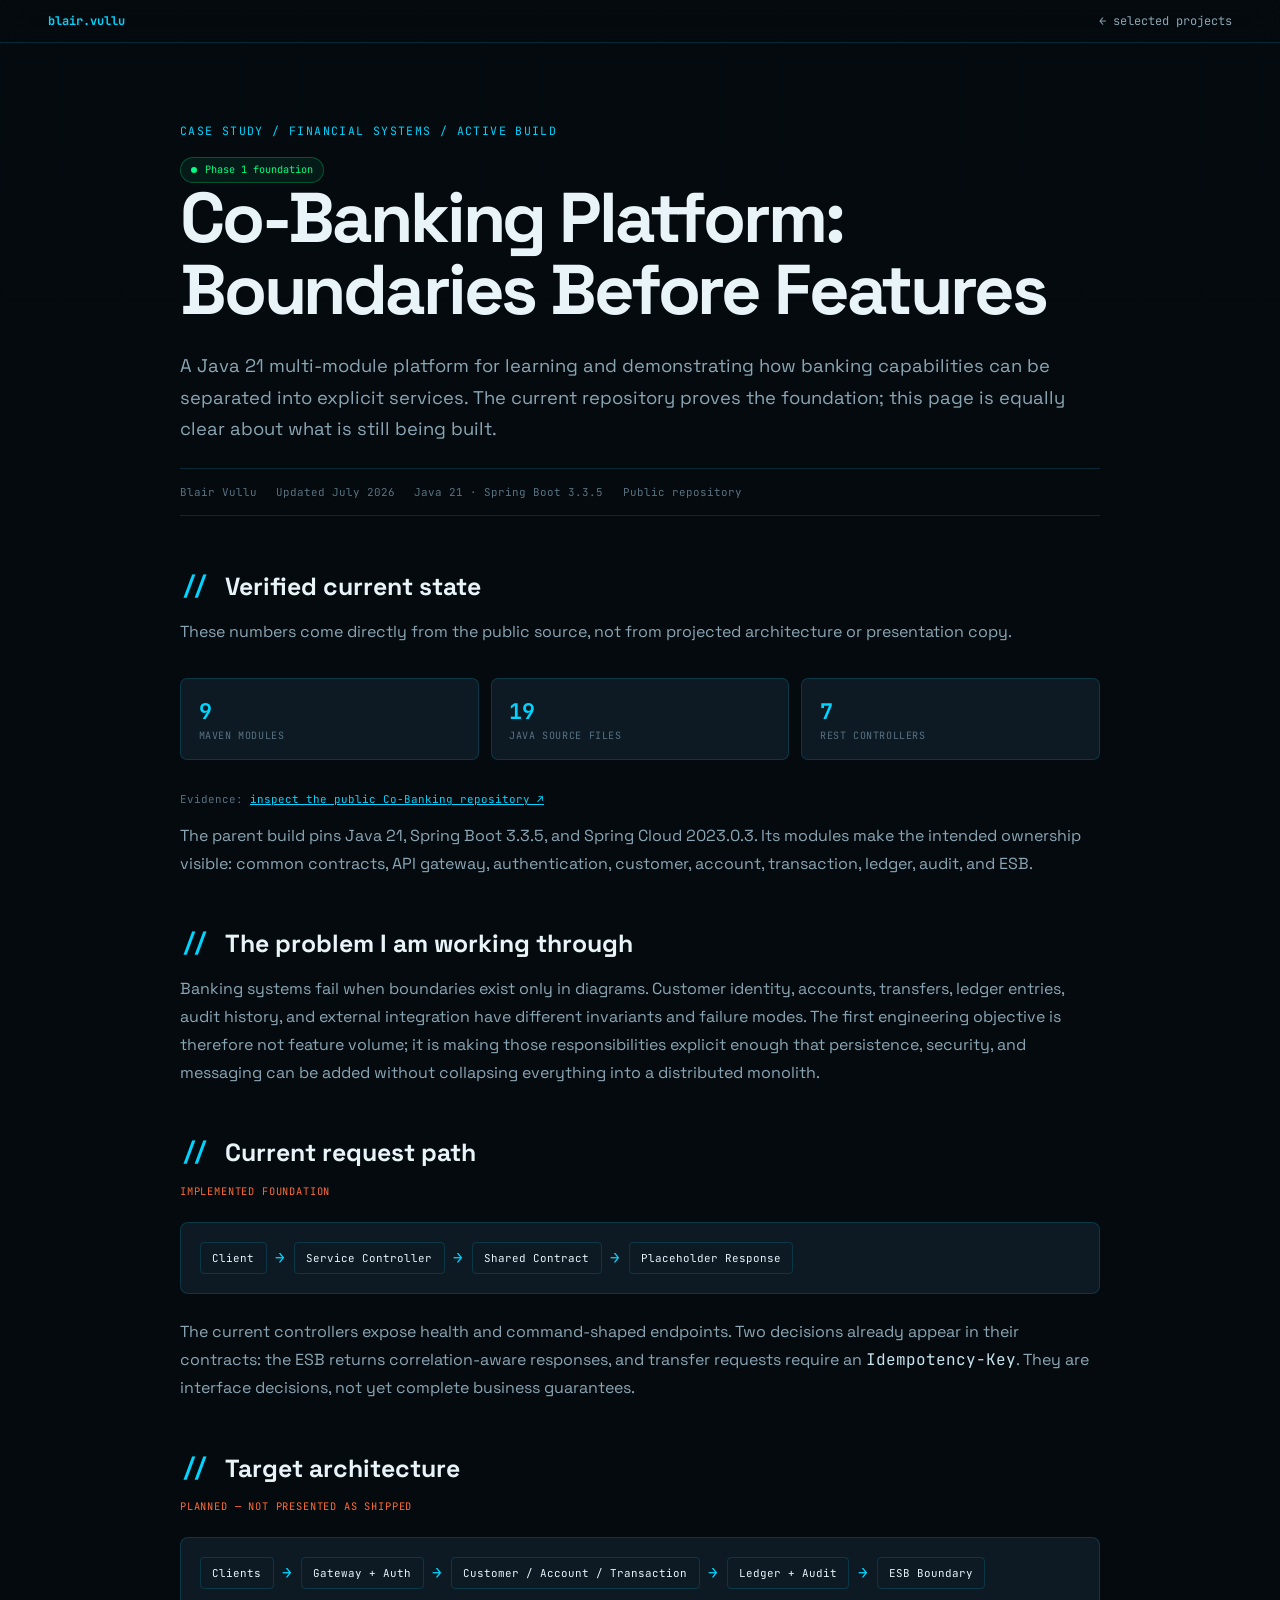
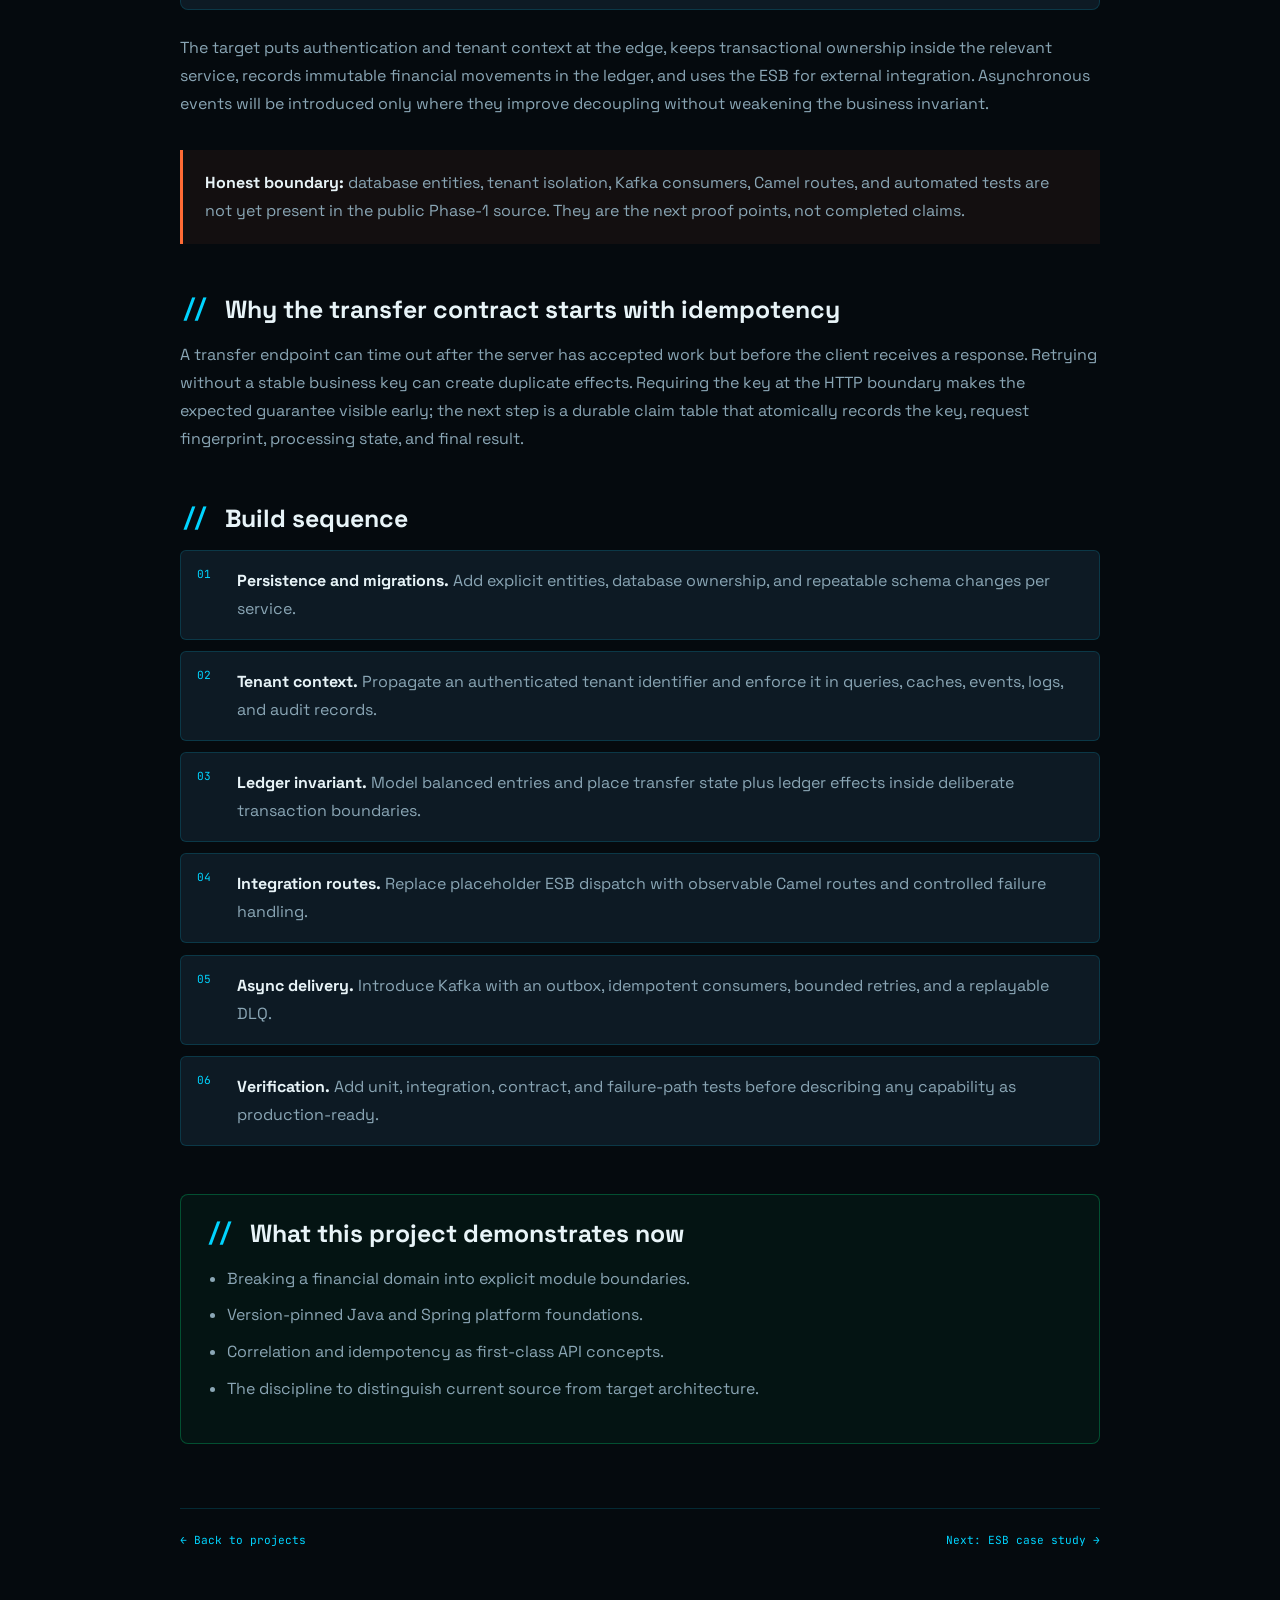
<file: case-studies/cobanking.html>
<!doctype html>
<html lang="en"><head><meta charset="utf-8"><meta name="viewport" content="width=device-width,initial-scale=1"><title>Co-Banking Platform Case Study | Blair Vullu</title><meta name="description" content="A source-backed case study of Blair Vullu's Java 21 Co-Banking platform foundation, its current boundaries, and planned architecture."><link rel="icon" href="../Assets/favicon.svg" type="image/svg+xml"><link rel="preconnect" href="https://fonts.googleapis.com"><link href="https://fonts.googleapis.com/css2?family=JetBrains+Mono:wght@400;600;700&family=Space+Grotesk:wght@400;600;700&display=swap" rel="stylesheet"><link rel="stylesheet" href="case-study.css"></head>
<body><nav class="top"><a class="brand" href="../index.html">blair.vullu</a><a class="back" href="../index.html#projects">← selected projects</a></nav><main>
<header><div class="eyebrow">Case Study / Financial Systems / Active Build</div><div class="state">Phase 1 foundation</div><h1>Co-Banking Platform: Boundaries Before Features</h1><p class="dek">A Java 21 multi-module platform for learning and demonstrating how banking capabilities can be separated into explicit services. The current repository proves the foundation; this page is equally clear about what is still being built.</p><div class="meta"><span>Blair Vullu</span><span>Updated July 2026</span><span>Java 21 · Spring Boot 3.3.5</span><span>Public repository</span></div></header>
<article>
<h2>Verified current state</h2><p>These numbers come directly from the public source, not from projected architecture or presentation copy.</p><div class="proof-grid"><div class="proof"><strong>9</strong><span>Maven modules</span></div><div class="proof"><strong>19</strong><span>Java source files</span></div><div class="proof"><strong>7</strong><span>REST controllers</span></div></div><p class="evidence">Evidence: <a href="https://github.com/BlairMutisya/cobanking-platform" target="_blank" rel="noopener">inspect the public Co-Banking repository ↗</a></p>
<p>The parent build pins Java 21, Spring Boot 3.3.5, and Spring Cloud 2023.0.3. Its modules make the intended ownership visible: common contracts, API gateway, authentication, customer, account, transaction, ledger, audit, and ESB.</p>
<h2>The problem I am working through</h2><p>Banking systems fail when boundaries exist only in diagrams. Customer identity, accounts, transfers, ledger entries, audit history, and external integration have different invariants and failure modes. The first engineering objective is therefore not feature volume; it is making those responsibilities explicit enough that persistence, security, and messaging can be added without collapsing everything into a distributed monolith.</p>
<h2>Current request path</h2><div class="architecture-label">Implemented foundation</div><div class="flow" aria-label="Current Co-Banking foundation"><span class="node">Client</span><span class="arrow">→</span><span class="node">Service Controller</span><span class="arrow">→</span><span class="node">Shared Contract</span><span class="arrow">→</span><span class="node">Placeholder Response</span></div><p>The current controllers expose health and command-shaped endpoints. Two decisions already appear in their contracts: the ESB returns correlation-aware responses, and transfer requests require an <code>Idempotency-Key</code>. They are interface decisions, not yet complete business guarantees.</p>
<h2>Target architecture</h2><div class="architecture-label">Planned — not presented as shipped</div><div class="flow" aria-label="Target Co-Banking architecture"><span class="node">Clients</span><span class="arrow">→</span><span class="node">Gateway + Auth</span><span class="arrow">→</span><span class="node">Customer / Account / Transaction</span><span class="arrow">→</span><span class="node">Ledger + Audit</span><span class="arrow">→</span><span class="node">ESB Boundary</span></div><p>The target puts authentication and tenant context at the edge, keeps transactional ownership inside the relevant service, records immutable financial movements in the ledger, and uses the ESB for external integration. Asynchronous events will be introduced only where they improve decoupling without weakening the business invariant.</p>
<div class="callout warning"><strong>Honest boundary:</strong> database entities, tenant isolation, Kafka consumers, Camel routes, and automated tests are not yet present in the public Phase‑1 source. They are the next proof points, not completed claims.</div>
<h2>Why the transfer contract starts with idempotency</h2><p>A transfer endpoint can time out after the server has accepted work but before the client receives a response. Retrying without a stable business key can create duplicate effects. Requiring the key at the HTTP boundary makes the expected guarantee visible early; the next step is a durable claim table that atomically records the key, request fingerprint, processing state, and final result.</p>
<h2>Build sequence</h2><ol class="roadmap"><li><strong>Persistence and migrations.</strong> Add explicit entities, database ownership, and repeatable schema changes per service.</li><li><strong>Tenant context.</strong> Propagate an authenticated tenant identifier and enforce it in queries, caches, events, logs, and audit records.</li><li><strong>Ledger invariant.</strong> Model balanced entries and place transfer state plus ledger effects inside deliberate transaction boundaries.</li><li><strong>Integration routes.</strong> Replace placeholder ESB dispatch with observable Camel routes and controlled failure handling.</li><li><strong>Async delivery.</strong> Introduce Kafka with an outbox, idempotent consumers, bounded retries, and a replayable DLQ.</li><li><strong>Verification.</strong> Add unit, integration, contract, and failure-path tests before describing any capability as production-ready.</li></ol>
<div class="takeaways"><h2>What this project demonstrates now</h2><ul><li>Breaking a financial domain into explicit module boundaries.</li><li>Version-pinned Java and Spring platform foundations.</li><li>Correlation and idempotency as first-class API concepts.</li><li>The discipline to distinguish current source from target architecture.</li></ul></div><nav class="next"><a href="../index.html#projects">← Back to projects</a><a href="esb.html">Next: ESB case study →</a></nav>
</article></main></body></html>
</file>
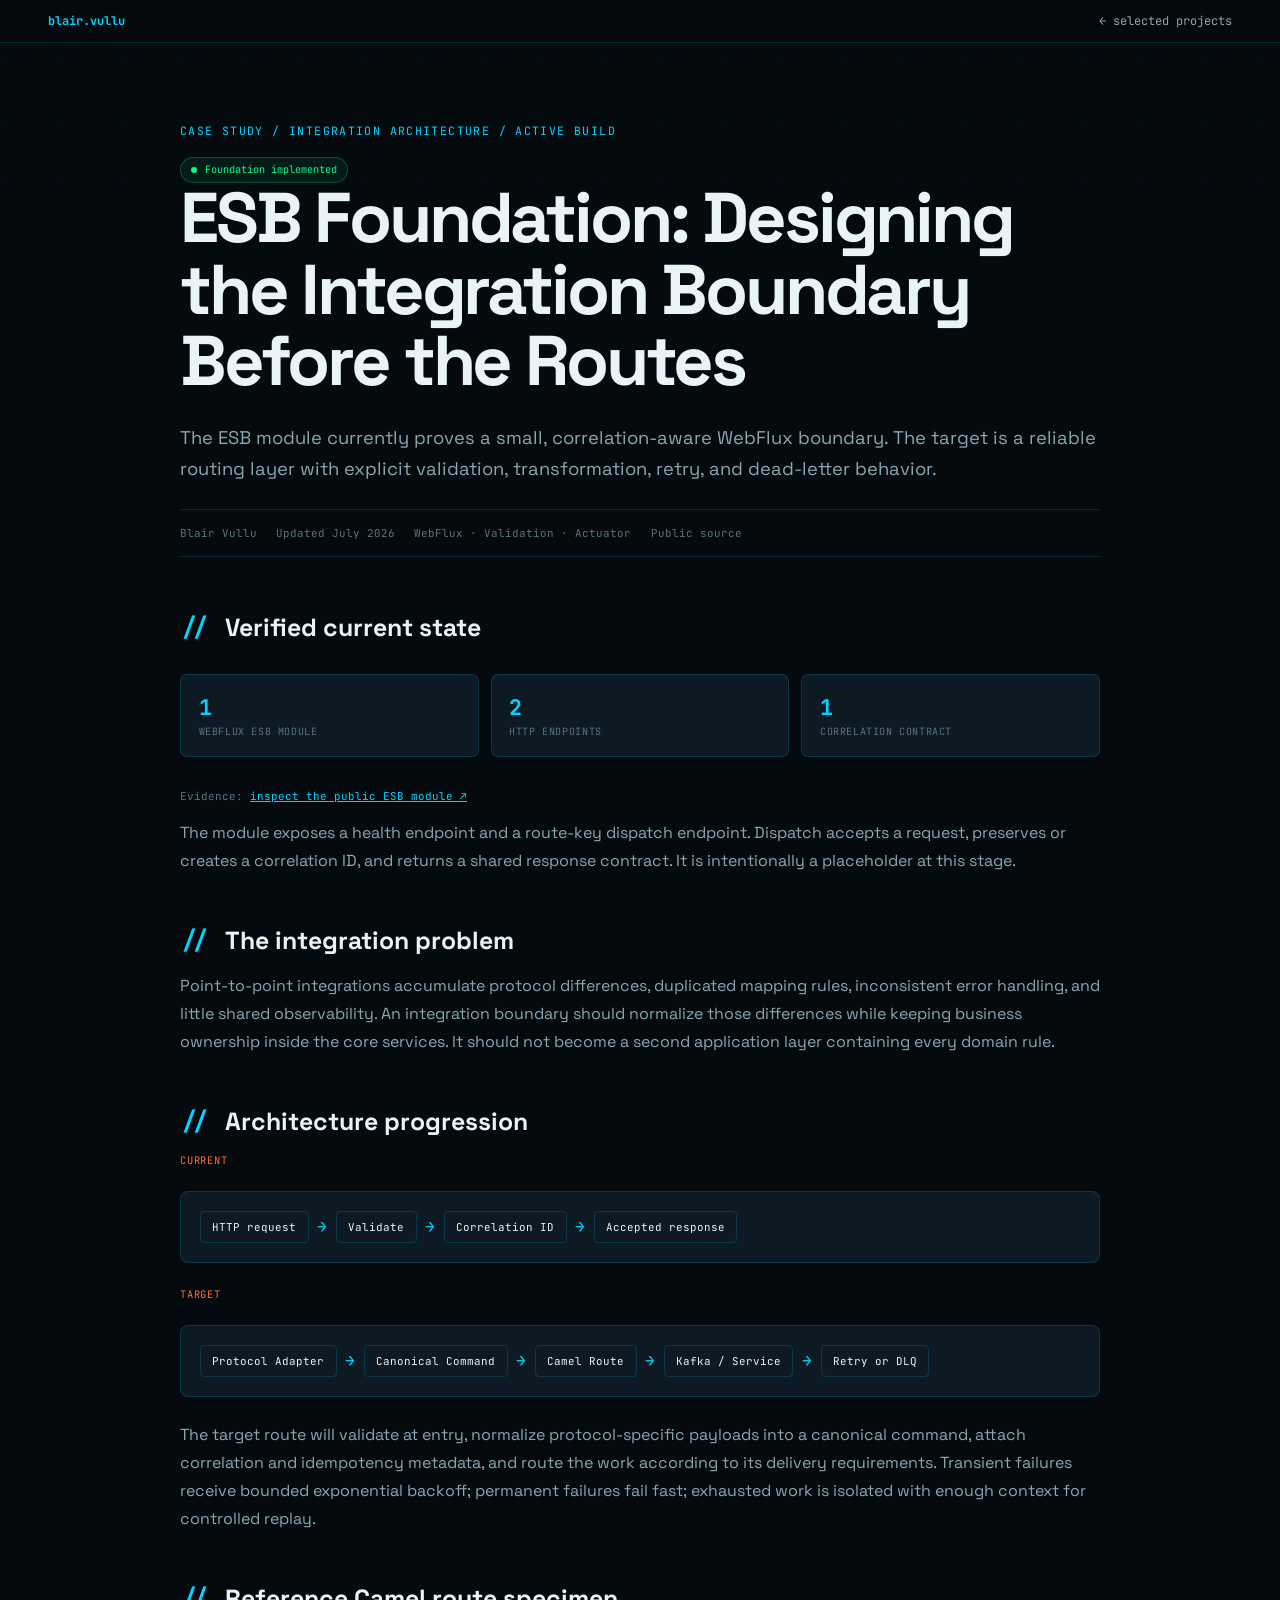
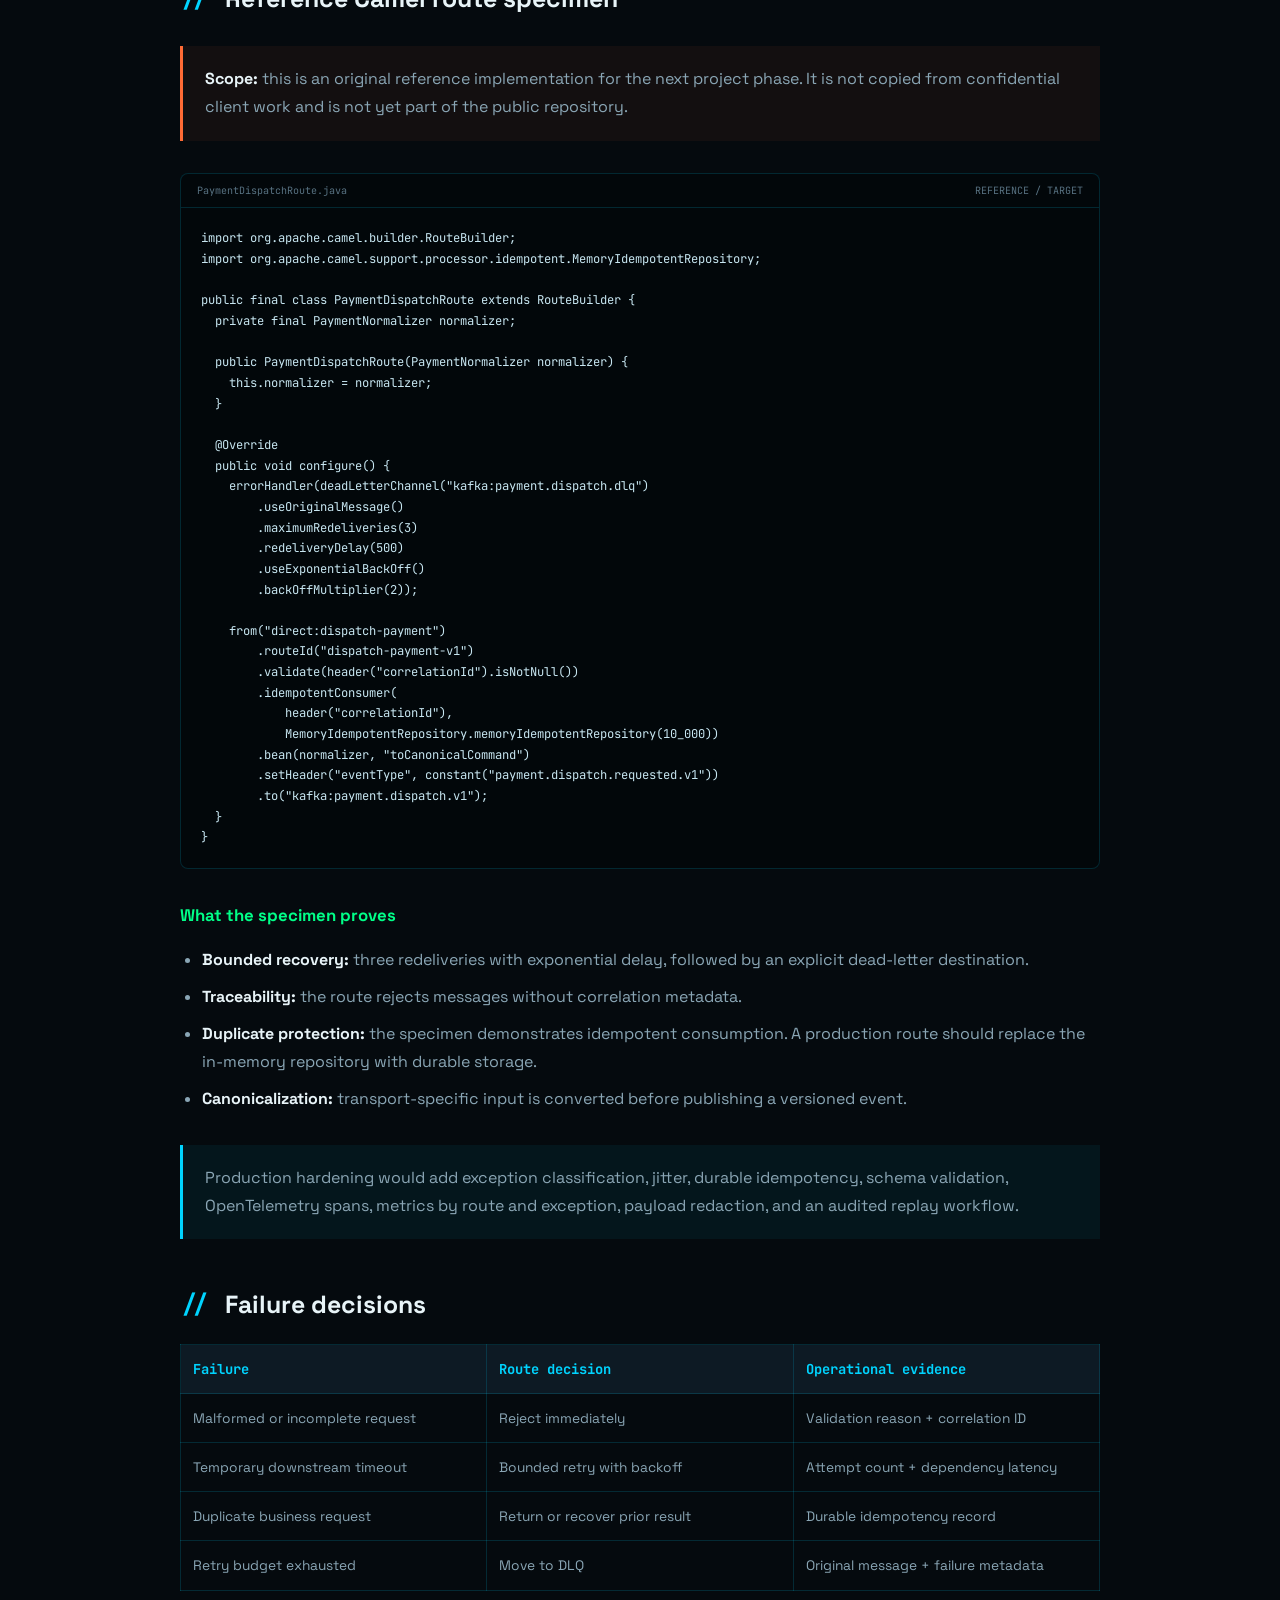
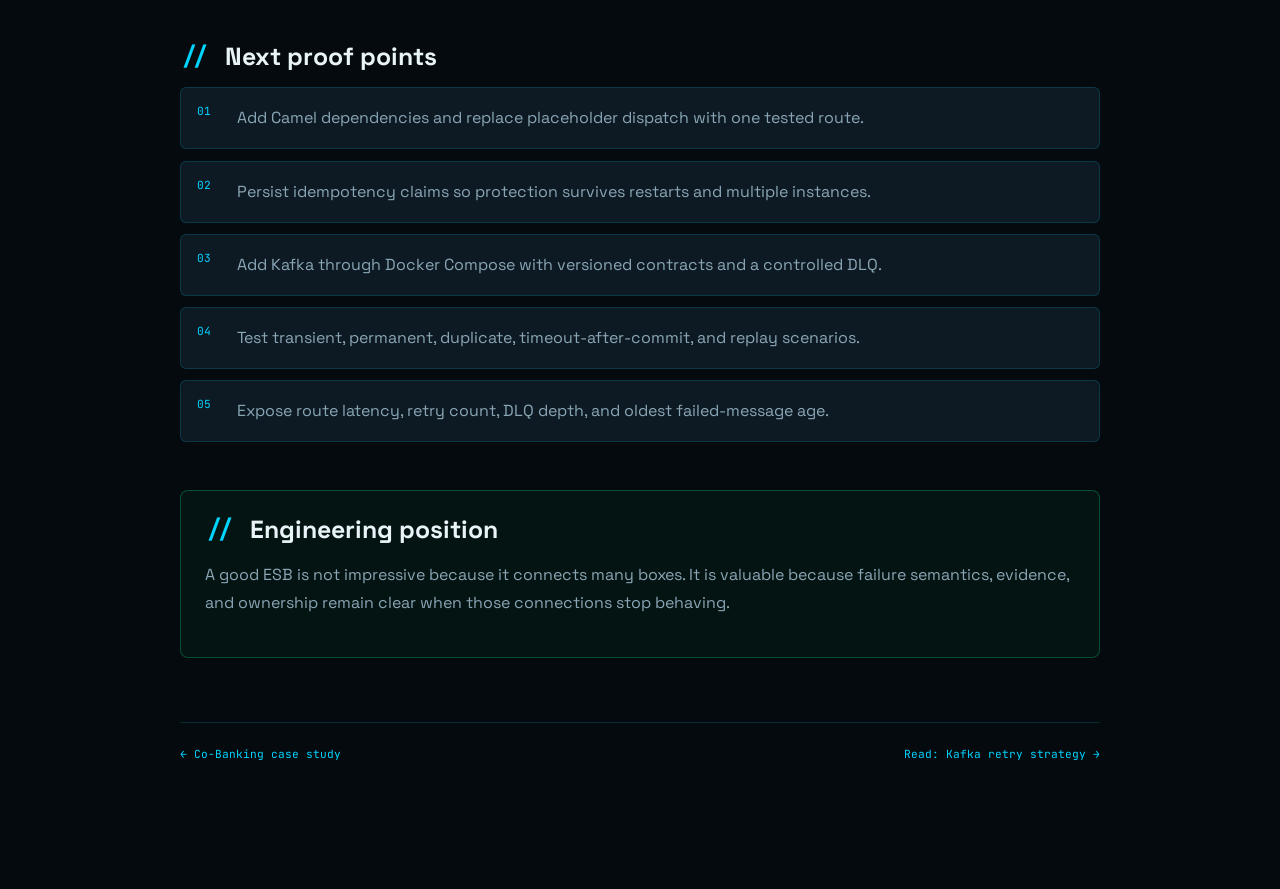
<file: case-studies/esb.html>
<!doctype html>
<html lang="en"><head><meta charset="utf-8"><meta name="viewport" content="width=device-width,initial-scale=1"><title>ESB Foundation Case Study | Blair Vullu</title><meta name="description" content="A source-backed case study of an ESB foundation, its correlation contract, target routing architecture, and a real Apache Camel reference specimen."><link rel="icon" href="../Assets/favicon.svg" type="image/svg+xml"><link rel="preconnect" href="https://fonts.googleapis.com"><link href="https://fonts.googleapis.com/css2?family=JetBrains+Mono:wght@400;600;700&family=Space+Grotesk:wght@400;600;700&display=swap" rel="stylesheet"><link rel="stylesheet" href="case-study.css"></head>
<body><nav class="top"><a class="brand" href="../index.html">blair.vullu</a><a class="back" href="../index.html#projects">← selected projects</a></nav><main>
<header><div class="eyebrow">Case Study / Integration Architecture / Active Build</div><div class="state">Foundation implemented</div><h1>ESB Foundation: Designing the Integration Boundary Before the Routes</h1><p class="dek">The ESB module currently proves a small, correlation-aware WebFlux boundary. The target is a reliable routing layer with explicit validation, transformation, retry, and dead-letter behavior.</p><div class="meta"><span>Blair Vullu</span><span>Updated July 2026</span><span>WebFlux · Validation · Actuator</span><span>Public source</span></div></header>
<article>
<h2>Verified current state</h2><div class="proof-grid"><div class="proof"><strong>1</strong><span>WebFlux ESB module</span></div><div class="proof"><strong>2</strong><span>HTTP endpoints</span></div><div class="proof"><strong>1</strong><span>correlation contract</span></div></div><p class="evidence">Evidence: <a href="https://github.com/BlairMutisya/cobanking-platform/tree/main/esb" target="_blank" rel="noopener">inspect the public ESB module ↗</a></p><p>The module exposes a health endpoint and a route-key dispatch endpoint. Dispatch accepts a request, preserves or creates a correlation ID, and returns a shared response contract. It is intentionally a placeholder at this stage.</p>
<h2>The integration problem</h2><p>Point-to-point integrations accumulate protocol differences, duplicated mapping rules, inconsistent error handling, and little shared observability. An integration boundary should normalize those differences while keeping business ownership inside the core services. It should not become a second application layer containing every domain rule.</p>
<h2>Architecture progression</h2><div class="architecture-label">Current</div><div class="flow"><span class="node">HTTP request</span><span class="arrow">→</span><span class="node">Validate</span><span class="arrow">→</span><span class="node">Correlation ID</span><span class="arrow">→</span><span class="node">Accepted response</span></div><div class="architecture-label">Target</div><div class="flow"><span class="node">Protocol Adapter</span><span class="arrow">→</span><span class="node">Canonical Command</span><span class="arrow">→</span><span class="node">Camel Route</span><span class="arrow">→</span><span class="node">Kafka / Service</span><span class="arrow">→</span><span class="node">Retry or DLQ</span></div>
<p>The target route will validate at entry, normalize protocol-specific payloads into a canonical command, attach correlation and idempotency metadata, and route the work according to its delivery requirements. Transient failures receive bounded exponential backoff; permanent failures fail fast; exhausted work is isolated with enough context for controlled replay.</p>
<h2>Reference Camel route specimen</h2><div class="callout warning"><strong>Scope:</strong> this is an original reference implementation for the next project phase. It is not copied from confidential client work and is not yet part of the public repository.</div>
<div class="code-shell"><div class="code-head"><span>PaymentDispatchRoute.java</span><span>REFERENCE / TARGET</span></div><pre><code>import org.apache.camel.builder.RouteBuilder;
import org.apache.camel.support.processor.idempotent.MemoryIdempotentRepository;

public final class PaymentDispatchRoute extends RouteBuilder {
  private final PaymentNormalizer normalizer;

  public PaymentDispatchRoute(PaymentNormalizer normalizer) {
    this.normalizer = normalizer;
  }

  @Override
  public void configure() {
    errorHandler(deadLetterChannel("kafka:payment.dispatch.dlq")
        .useOriginalMessage()
        .maximumRedeliveries(3)
        .redeliveryDelay(500)
        .useExponentialBackOff()
        .backOffMultiplier(2));

    from("direct:dispatch-payment")
        .routeId("dispatch-payment-v1")
        .validate(header("correlationId").isNotNull())
        .idempotentConsumer(
            header("correlationId"),
            MemoryIdempotentRepository.memoryIdempotentRepository(10_000))
        .bean(normalizer, "toCanonicalCommand")
        .setHeader("eventType", constant("payment.dispatch.requested.v1"))
        .to("kafka:payment.dispatch.v1");
  }
}</code></pre></div>
<h3>What the specimen proves</h3><ul><li><strong>Bounded recovery:</strong> three redeliveries with exponential delay, followed by an explicit dead-letter destination.</li><li><strong>Traceability:</strong> the route rejects messages without correlation metadata.</li><li><strong>Duplicate protection:</strong> the specimen demonstrates idempotent consumption. A production route should replace the in-memory repository with durable storage.</li><li><strong>Canonicalization:</strong> transport-specific input is converted before publishing a versioned event.</li></ul>
<div class="callout">Production hardening would add exception classification, jitter, durable idempotency, schema validation, OpenTelemetry spans, metrics by route and exception, payload redaction, and an audited replay workflow.</div>
<h2>Failure decisions</h2><table><thead><tr><th>Failure</th><th>Route decision</th><th>Operational evidence</th></tr></thead><tbody><tr><td>Malformed or incomplete request</td><td>Reject immediately</td><td>Validation reason + correlation ID</td></tr><tr><td>Temporary downstream timeout</td><td>Bounded retry with backoff</td><td>Attempt count + dependency latency</td></tr><tr><td>Duplicate business request</td><td>Return or recover prior result</td><td>Durable idempotency record</td></tr><tr><td>Retry budget exhausted</td><td>Move to DLQ</td><td>Original message + failure metadata</td></tr></tbody></table>
<h2>Next proof points</h2><ol class="roadmap"><li>Add Camel dependencies and replace placeholder dispatch with one tested route.</li><li>Persist idempotency claims so protection survives restarts and multiple instances.</li><li>Add Kafka through Docker Compose with versioned contracts and a controlled DLQ.</li><li>Test transient, permanent, duplicate, timeout-after-commit, and replay scenarios.</li><li>Expose route latency, retry count, DLQ depth, and oldest failed-message age.</li></ol>
<div class="takeaways"><h2>Engineering position</h2><p>A good ESB is not impressive because it connects many boxes. It is valuable because failure semantics, evidence, and ownership remain clear when those connections stop behaving.</p></div><nav class="next"><a href="cobanking.html">← Co-Banking case study</a><a href="../notes/kafka-retry-dlq.html">Read: Kafka retry strategy →</a></nav>
</article></main></body></html>
</file>
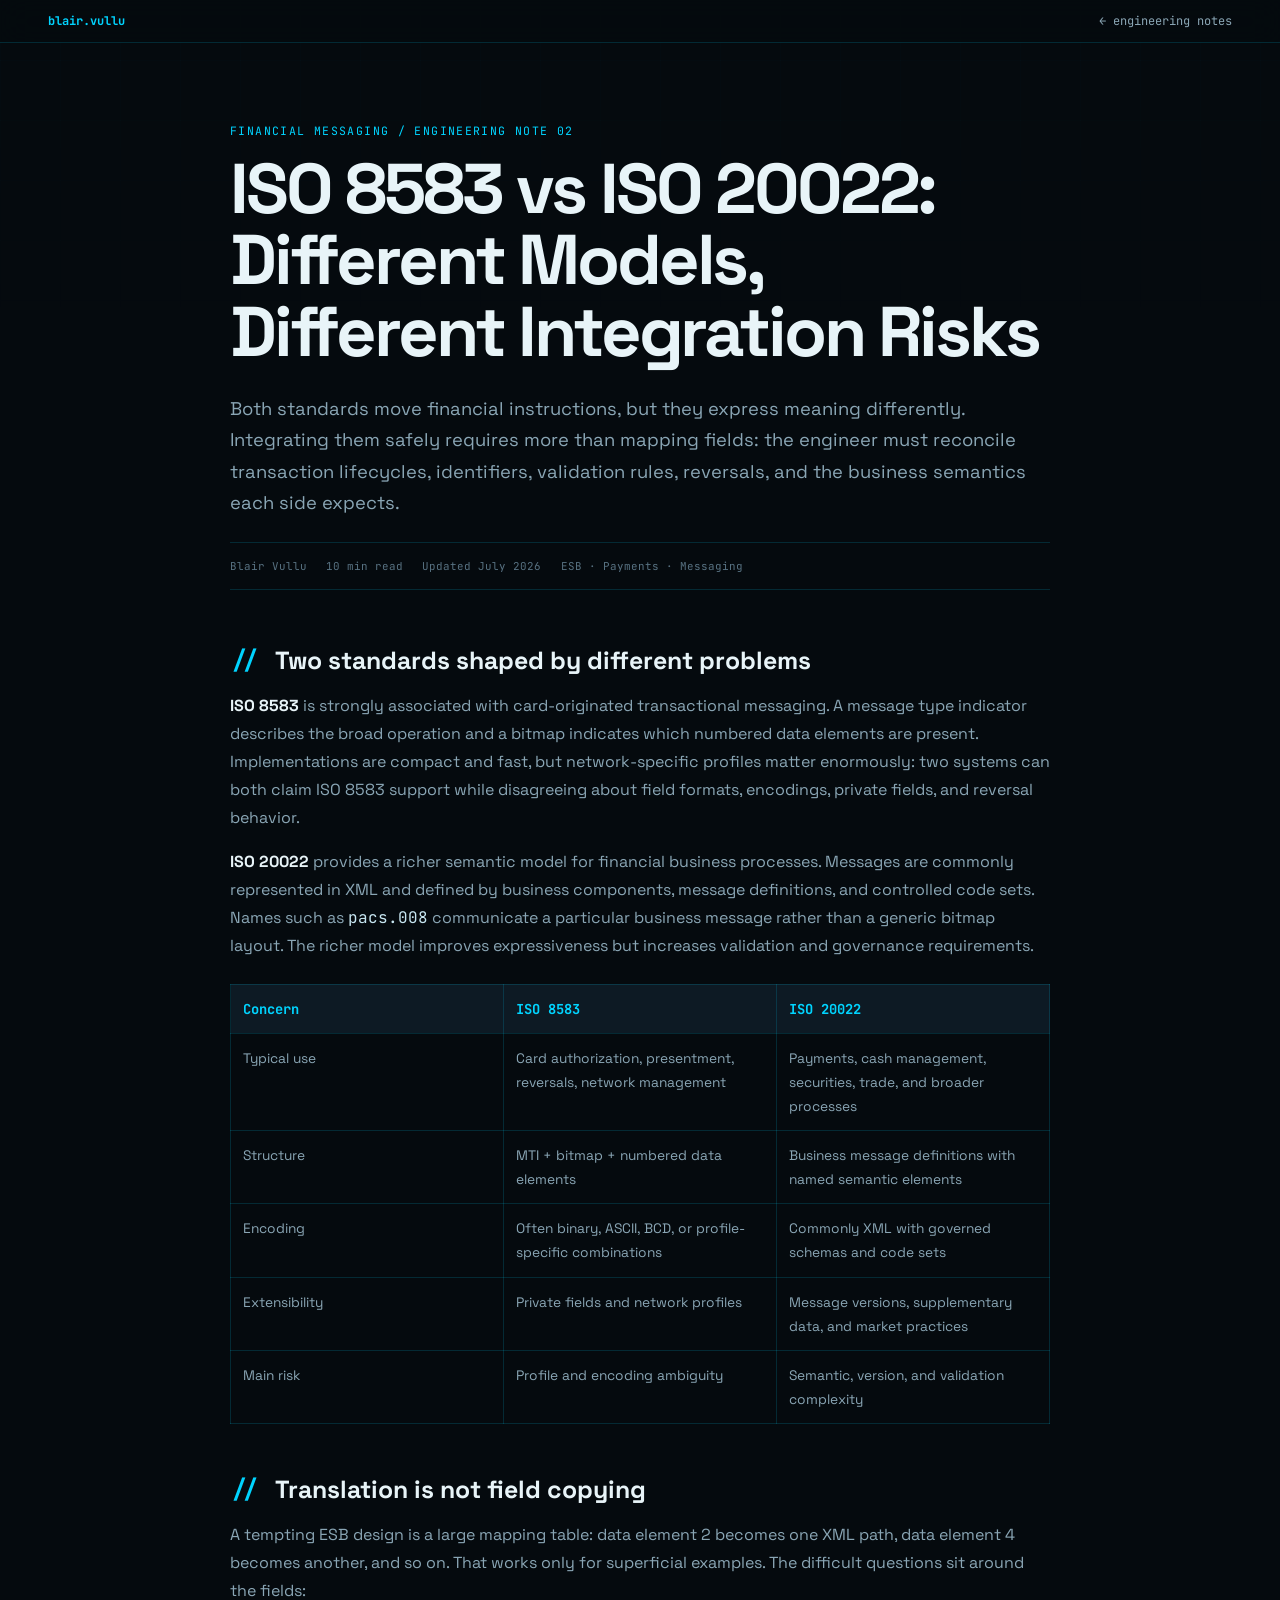
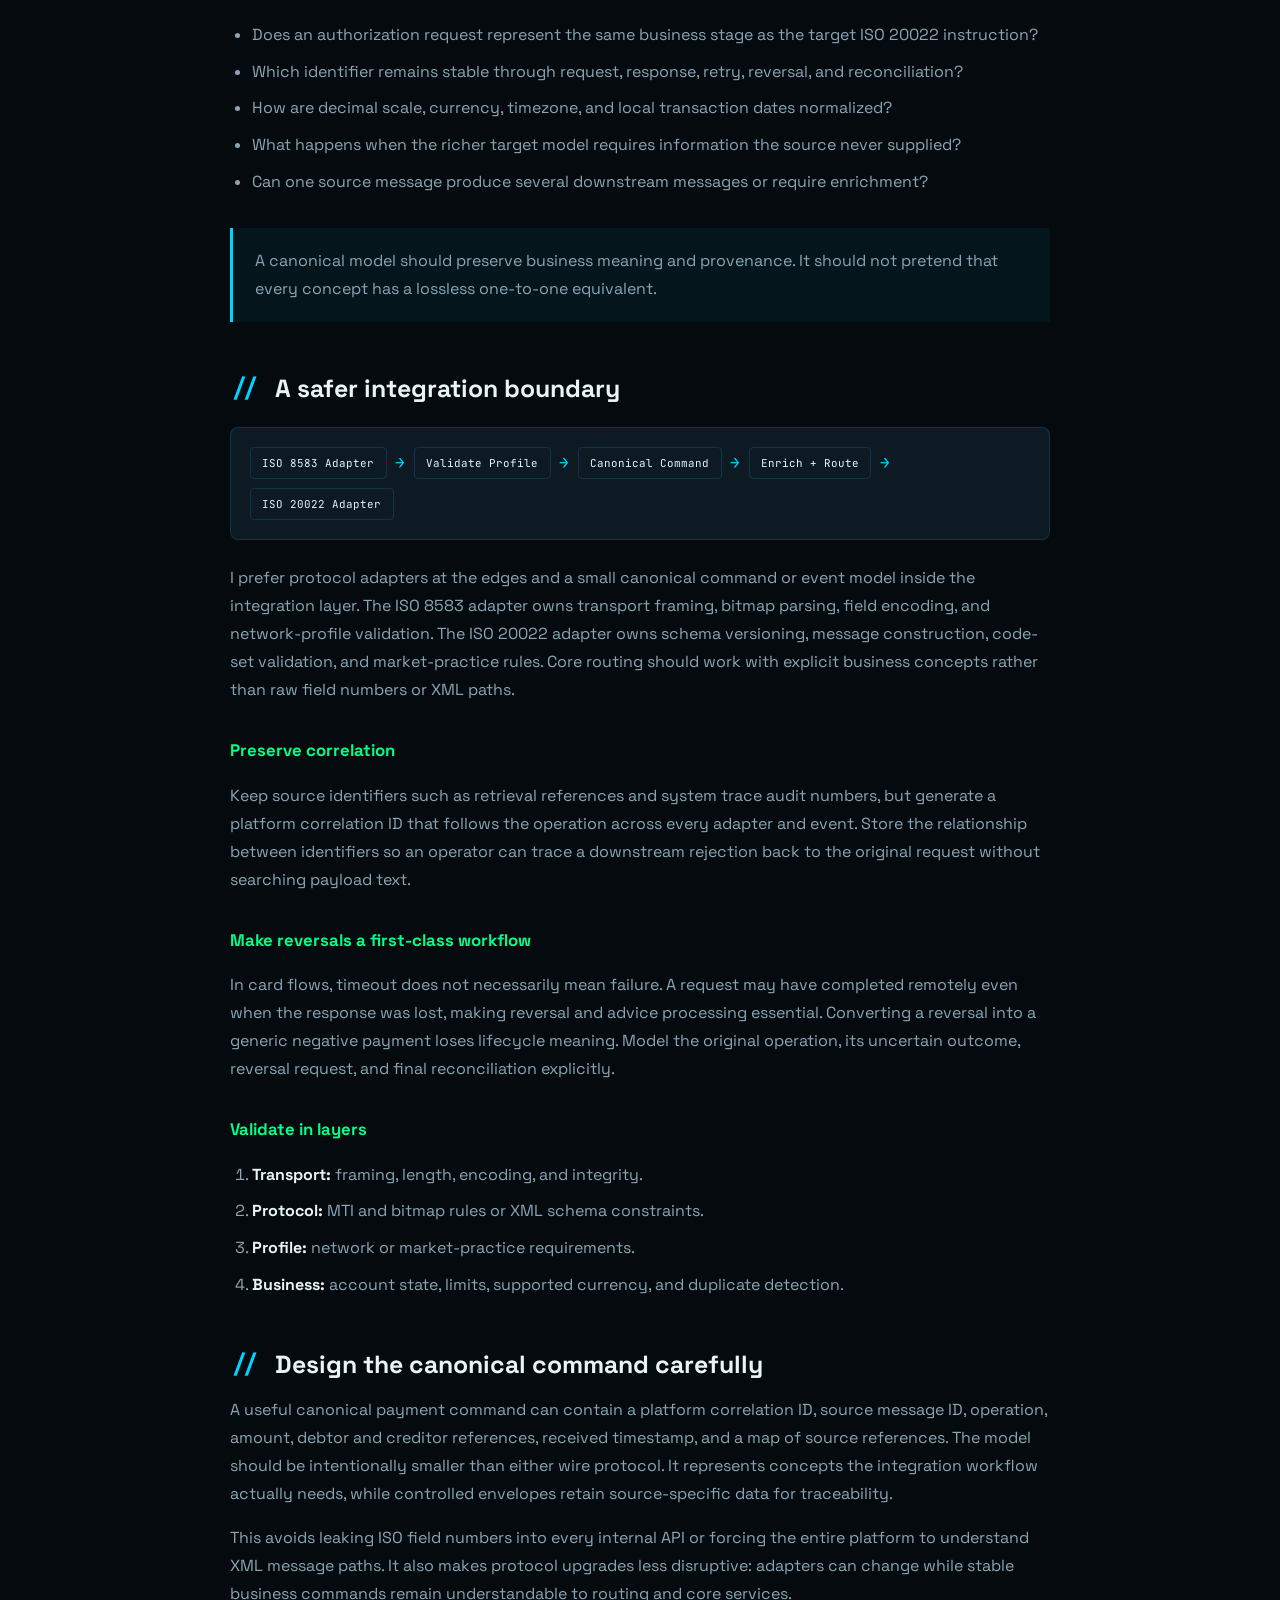
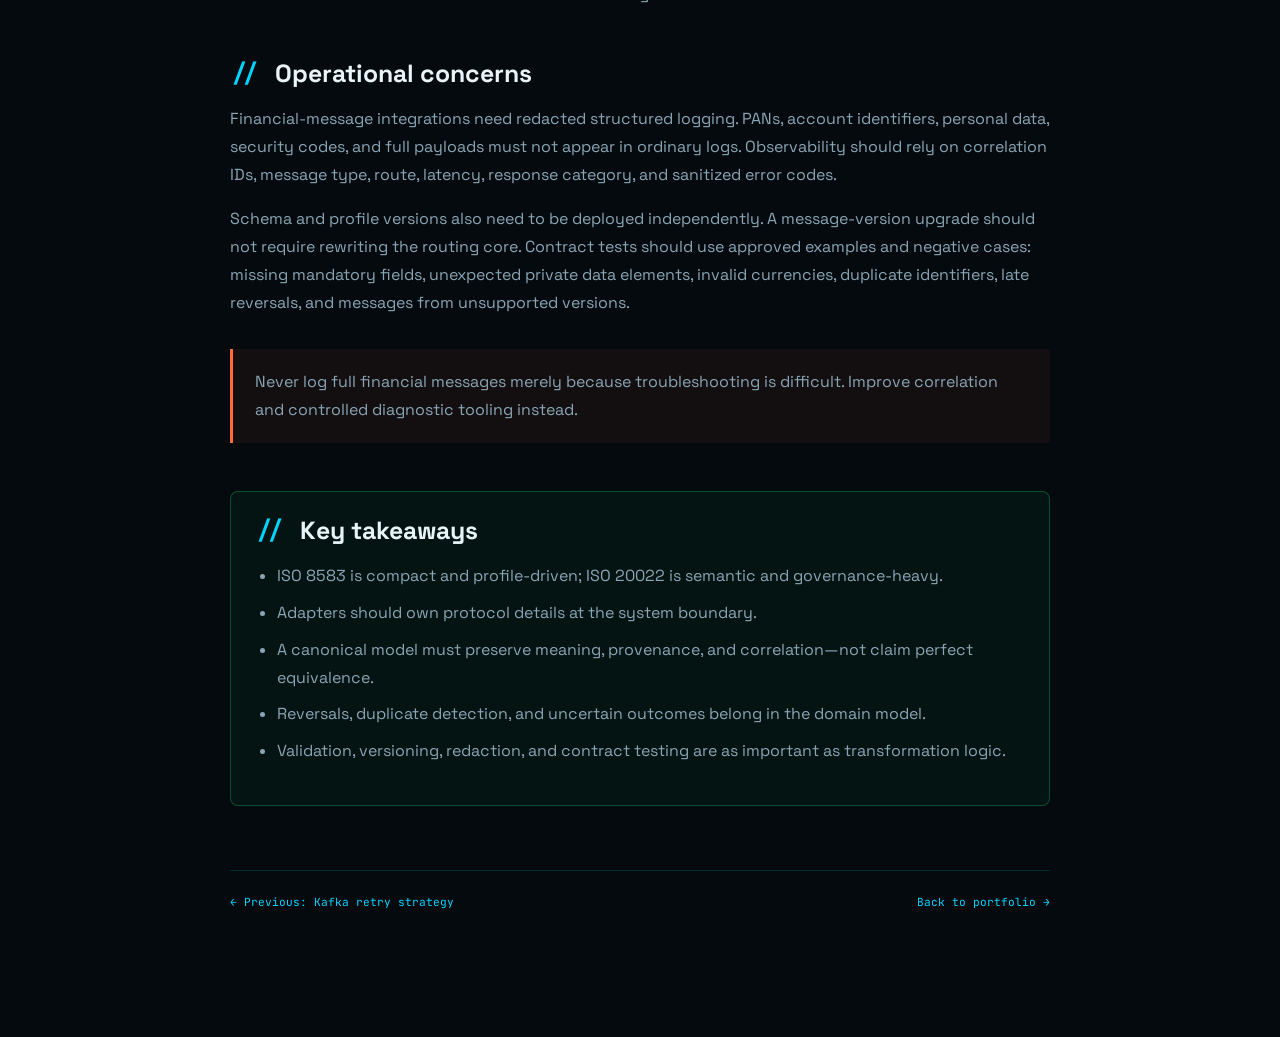
<file: notes/iso-8583-vs-iso-20022.html>
<!doctype html>
<html lang="en"><head><meta charset="utf-8"><meta name="viewport" content="width=device-width,initial-scale=1"><title>ISO 8583 vs ISO 20022 | Blair Vullu</title><meta name="description" content="An engineering comparison of ISO 8583 card messages and ISO 20022 financial messaging."><link rel="icon" href="../Assets/favicon.svg" type="image/svg+xml"><link rel="preconnect" href="https://fonts.googleapis.com"><link href="https://fonts.googleapis.com/css2?family=JetBrains+Mono:wght@400;600&family=Space+Grotesk:wght@400;600;700&display=swap" rel="stylesheet"><link rel="stylesheet" href="articles.css"></head>
<body><nav class="top"><a class="brand" href="../index.html">blair.vullu</a><a class="back" href="../index.html#notes">← engineering notes</a></nav><main>
<header><div class="eyebrow">Financial Messaging / Engineering Note 02</div><h1>ISO 8583 vs ISO 20022: Different Models, Different Integration Risks</h1><p class="dek">Both standards move financial instructions, but they express meaning differently. Integrating them safely requires more than mapping fields: the engineer must reconcile transaction lifecycles, identifiers, validation rules, reversals, and the business semantics each side expects.</p><div class="meta"><span>Blair Vullu</span><span>10 min read</span><span>Updated July 2026</span><span>ESB · Payments · Messaging</span></div></header>
<article><h2>Two standards shaped by different problems</h2><p><strong>ISO 8583</strong> is strongly associated with card-originated transactional messaging. A message type indicator describes the broad operation and a bitmap indicates which numbered data elements are present. Implementations are compact and fast, but network-specific profiles matter enormously: two systems can both claim ISO 8583 support while disagreeing about field formats, encodings, private fields, and reversal behavior.</p><p><strong>ISO 20022</strong> provides a richer semantic model for financial business processes. Messages are commonly represented in XML and defined by business components, message definitions, and controlled code sets. Names such as <code>pacs.008</code> communicate a particular business message rather than a generic bitmap layout. The richer model improves expressiveness but increases validation and governance requirements.</p>
<table><thead><tr><th>Concern</th><th>ISO 8583</th><th>ISO 20022</th></tr></thead><tbody><tr><td>Typical use</td><td>Card authorization, presentment, reversals, network management</td><td>Payments, cash management, securities, trade, and broader processes</td></tr><tr><td>Structure</td><td>MTI + bitmap + numbered data elements</td><td>Business message definitions with named semantic elements</td></tr><tr><td>Encoding</td><td>Often binary, ASCII, BCD, or profile-specific combinations</td><td>Commonly XML with governed schemas and code sets</td></tr><tr><td>Extensibility</td><td>Private fields and network profiles</td><td>Message versions, supplementary data, and market practices</td></tr><tr><td>Main risk</td><td>Profile and encoding ambiguity</td><td>Semantic, version, and validation complexity</td></tr></tbody></table>
<h2>Translation is not field copying</h2><p>A tempting ESB design is a large mapping table: data element 2 becomes one XML path, data element 4 becomes another, and so on. That works only for superficial examples. The difficult questions sit around the fields:</p><ul><li>Does an authorization request represent the same business stage as the target ISO 20022 instruction?</li><li>Which identifier remains stable through request, response, retry, reversal, and reconciliation?</li><li>How are decimal scale, currency, timezone, and local transaction dates normalized?</li><li>What happens when the richer target model requires information the source never supplied?</li><li>Can one source message produce several downstream messages or require enrichment?</li></ul><div class="callout">A canonical model should preserve business meaning and provenance. It should not pretend that every concept has a lossless one-to-one equivalent.</div>
<h2>A safer integration boundary</h2><div class="flow" aria-label="Financial message translation flow"><span class="node">ISO 8583 Adapter</span><span class="arrow">→</span><span class="node">Validate Profile</span><span class="arrow">→</span><span class="node">Canonical Command</span><span class="arrow">→</span><span class="node">Enrich + Route</span><span class="arrow">→</span><span class="node">ISO 20022 Adapter</span></div><p>I prefer protocol adapters at the edges and a small canonical command or event model inside the integration layer. The ISO 8583 adapter owns transport framing, bitmap parsing, field encoding, and network-profile validation. The ISO 20022 adapter owns schema versioning, message construction, code-set validation, and market-practice rules. Core routing should work with explicit business concepts rather than raw field numbers or XML paths.</p>
<h3>Preserve correlation</h3><p>Keep source identifiers such as retrieval references and system trace audit numbers, but generate a platform correlation ID that follows the operation across every adapter and event. Store the relationship between identifiers so an operator can trace a downstream rejection back to the original request without searching payload text.</p><h3>Make reversals a first-class workflow</h3><p>In card flows, timeout does not necessarily mean failure. A request may have completed remotely even when the response was lost, making reversal and advice processing essential. Converting a reversal into a generic negative payment loses lifecycle meaning. Model the original operation, its uncertain outcome, reversal request, and final reconciliation explicitly.</p>
<h3>Validate in layers</h3><ol><li><strong>Transport:</strong> framing, length, encoding, and integrity.</li><li><strong>Protocol:</strong> MTI and bitmap rules or XML schema constraints.</li><li><strong>Profile:</strong> network or market-practice requirements.</li><li><strong>Business:</strong> account state, limits, supported currency, and duplicate detection.</li></ol>
<h2>Design the canonical command carefully</h2><p>A useful canonical payment command can contain a platform correlation ID, source message ID, operation, amount, debtor and creditor references, received timestamp, and a map of source references. The model should be intentionally smaller than either wire protocol. It represents concepts the integration workflow actually needs, while controlled envelopes retain source-specific data for traceability.</p><p>This avoids leaking ISO field numbers into every internal API or forcing the entire platform to understand XML message paths. It also makes protocol upgrades less disruptive: adapters can change while stable business commands remain understandable to routing and core services.</p>
<h2>Operational concerns</h2><p>Financial-message integrations need redacted structured logging. PANs, account identifiers, personal data, security codes, and full payloads must not appear in ordinary logs. Observability should rely on correlation IDs, message type, route, latency, response category, and sanitized error codes.</p><p>Schema and profile versions also need to be deployed independently. A message-version upgrade should not require rewriting the routing core. Contract tests should use approved examples and negative cases: missing mandatory fields, unexpected private data elements, invalid currencies, duplicate identifiers, late reversals, and messages from unsupported versions.</p><div class="callout warning">Never log full financial messages merely because troubleshooting is difficult. Improve correlation and controlled diagnostic tooling instead.</div>
<div class="takeaways"><h2>Key takeaways</h2><ul><li>ISO 8583 is compact and profile-driven; ISO 20022 is semantic and governance-heavy.</li><li>Adapters should own protocol details at the system boundary.</li><li>A canonical model must preserve meaning, provenance, and correlation—not claim perfect equivalence.</li><li>Reversals, duplicate detection, and uncertain outcomes belong in the domain model.</li><li>Validation, versioning, redaction, and contract testing are as important as transformation logic.</li></ul></div><nav class="next"><a href="kafka-retry-dlq.html">← Previous: Kafka retry strategy</a><a href="../index.html#notes">Back to portfolio →</a></nav></article>
</main></body></html>
</file>
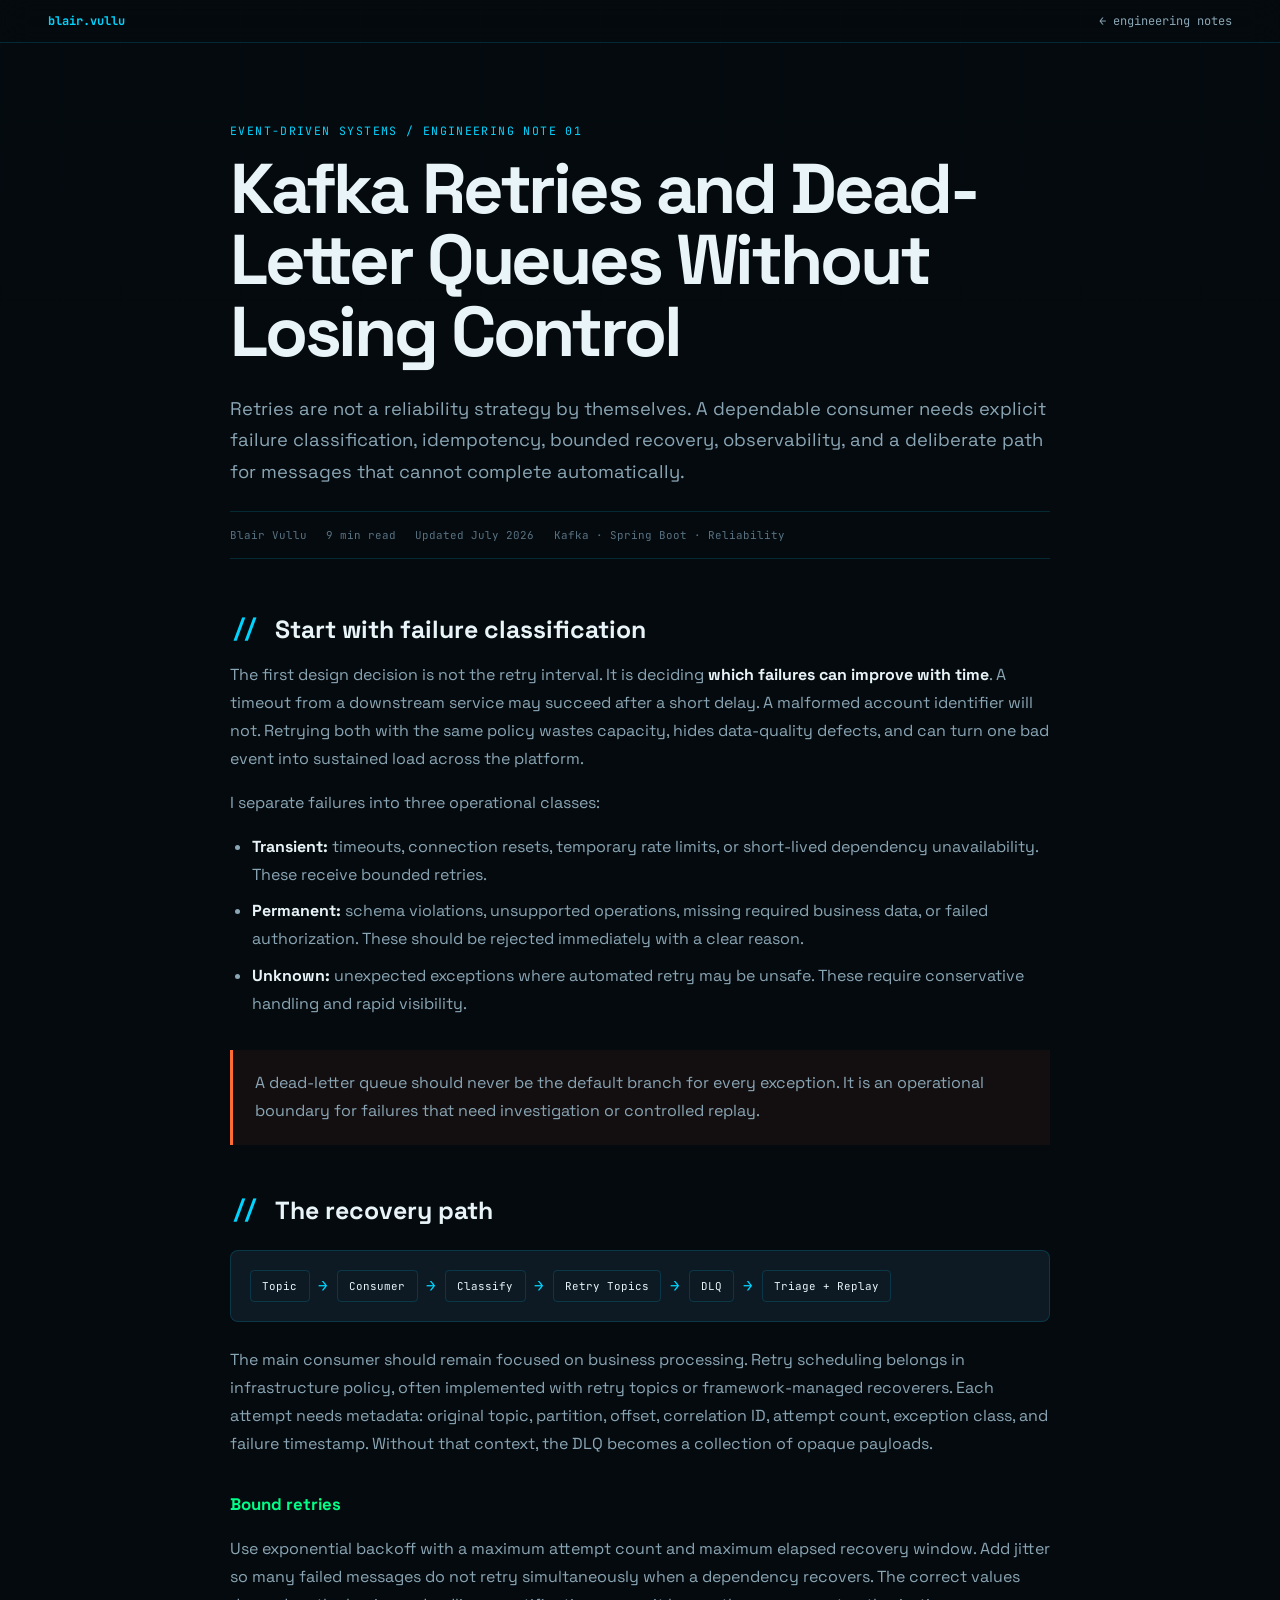
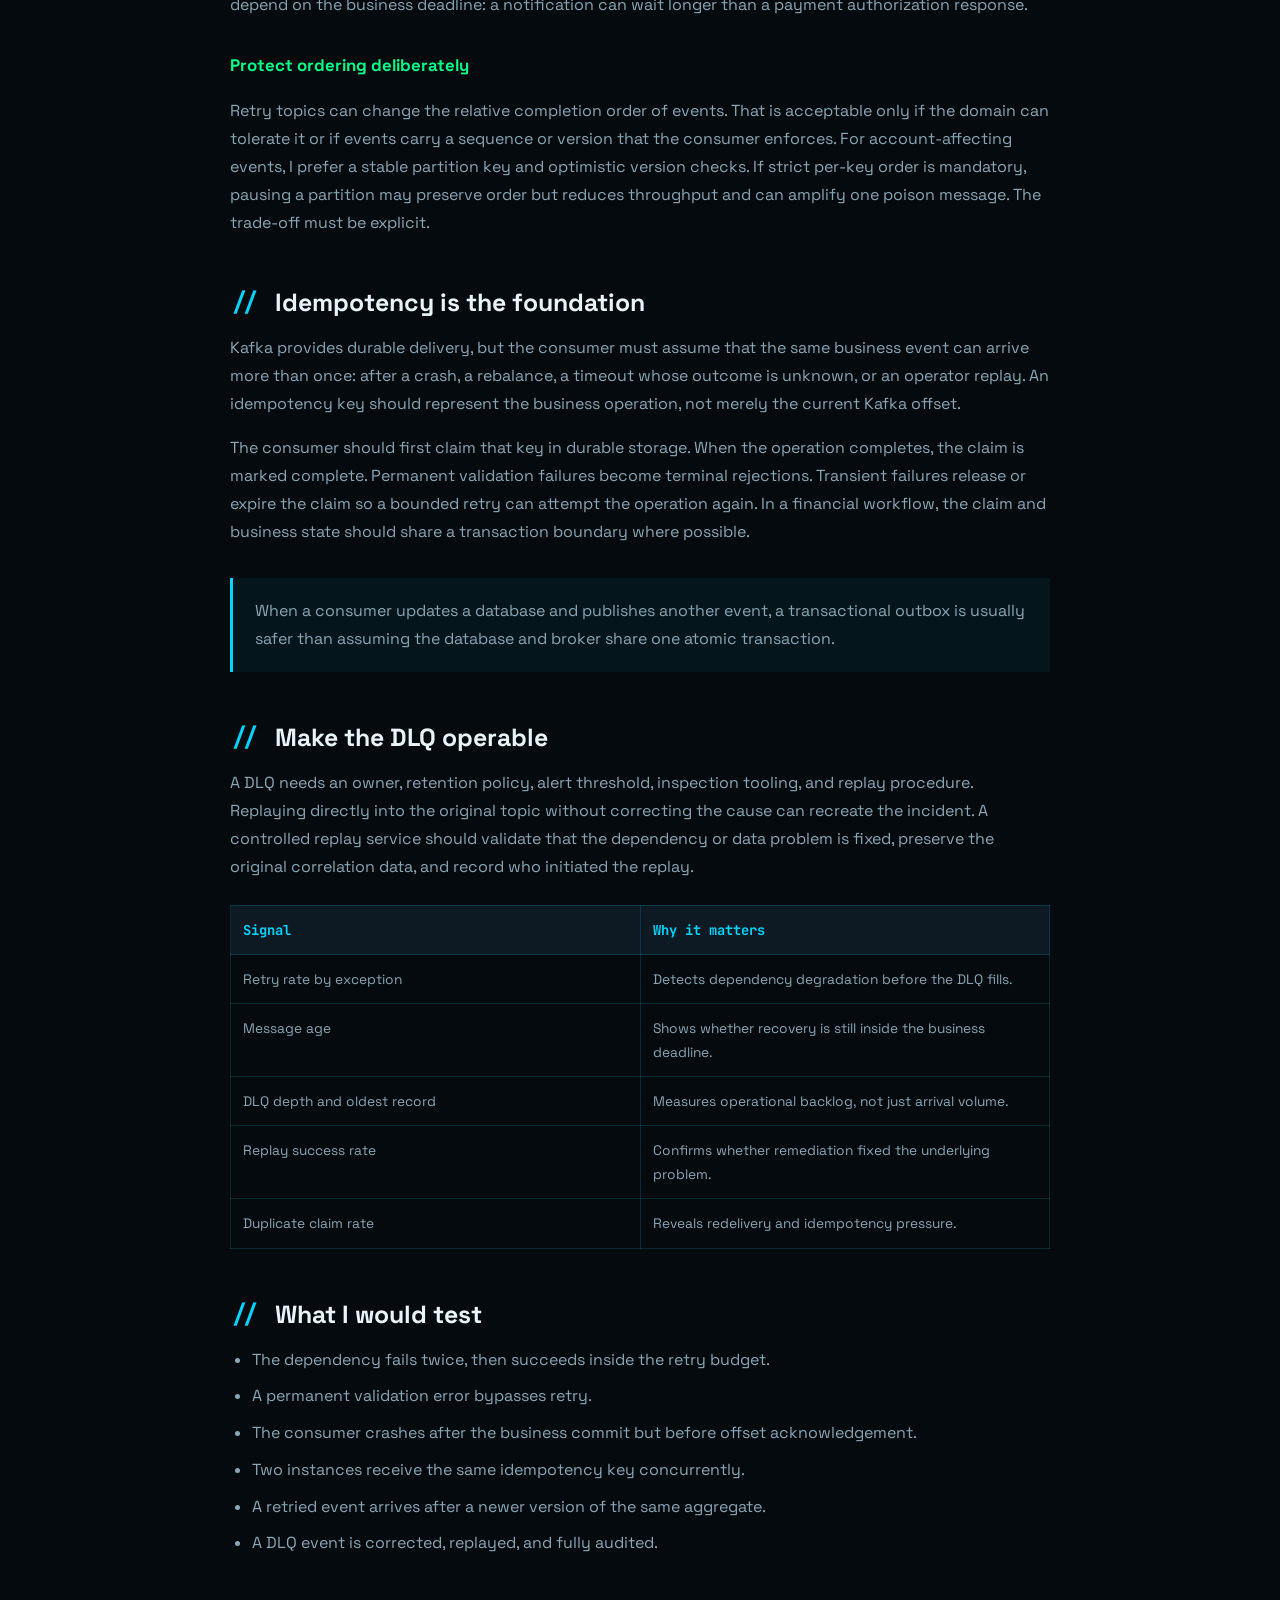
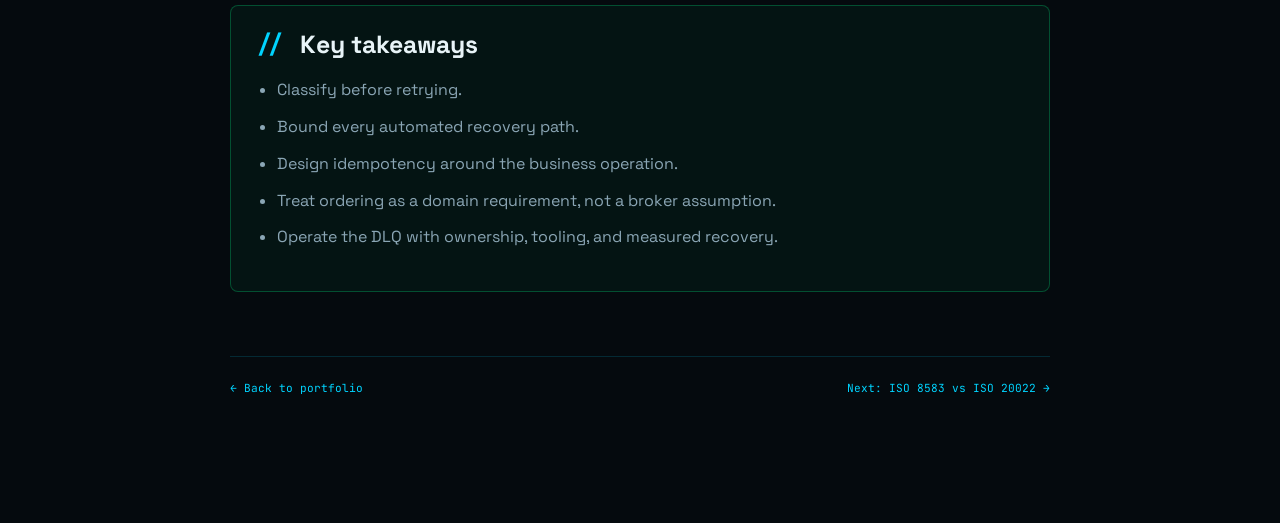
<file: notes/kafka-retry-dlq.html>
<!doctype html>
<html lang="en"><head><meta charset="utf-8"><meta name="viewport" content="width=device-width,initial-scale=1"><title>Kafka Retries and DLQs | Blair Vullu</title><meta name="description" content="A practical engineering strategy for Kafka retries, idempotency, ordering, and dead-letter queues."><link rel="icon" href="../Assets/favicon.svg" type="image/svg+xml"><link rel="preconnect" href="https://fonts.googleapis.com"><link href="https://fonts.googleapis.com/css2?family=JetBrains+Mono:wght@400;600&family=Space+Grotesk:wght@400;600;700&display=swap" rel="stylesheet"><link rel="stylesheet" href="articles.css"></head>
<body><nav class="top"><a class="brand" href="../index.html">blair.vullu</a><a class="back" href="../index.html#notes">← engineering notes</a></nav><main>
<header><div class="eyebrow">Event-Driven Systems / Engineering Note 01</div><h1>Kafka Retries and Dead-Letter Queues Without Losing Control</h1><p class="dek">Retries are not a reliability strategy by themselves. A dependable consumer needs explicit failure classification, idempotency, bounded recovery, observability, and a deliberate path for messages that cannot complete automatically.</p><div class="meta"><span>Blair Vullu</span><span>9 min read</span><span>Updated July 2026</span><span>Kafka · Spring Boot · Reliability</span></div></header>
<article><h2>Start with failure classification</h2><p>The first design decision is not the retry interval. It is deciding <strong>which failures can improve with time</strong>. A timeout from a downstream service may succeed after a short delay. A malformed account identifier will not. Retrying both with the same policy wastes capacity, hides data-quality defects, and can turn one bad event into sustained load across the platform.</p><p>I separate failures into three operational classes:</p><ul><li><strong>Transient:</strong> timeouts, connection resets, temporary rate limits, or short-lived dependency unavailability. These receive bounded retries.</li><li><strong>Permanent:</strong> schema violations, unsupported operations, missing required business data, or failed authorization. These should be rejected immediately with a clear reason.</li><li><strong>Unknown:</strong> unexpected exceptions where automated retry may be unsafe. These require conservative handling and rapid visibility.</li></ul><div class="callout warning">A dead-letter queue should never be the default branch for every exception. It is an operational boundary for failures that need investigation or controlled replay.</div>
<h2>The recovery path</h2><div class="flow" aria-label="Kafka recovery flow"><span class="node">Topic</span><span class="arrow">→</span><span class="node">Consumer</span><span class="arrow">→</span><span class="node">Classify</span><span class="arrow">→</span><span class="node">Retry Topics</span><span class="arrow">→</span><span class="node">DLQ</span><span class="arrow">→</span><span class="node">Triage + Replay</span></div><p>The main consumer should remain focused on business processing. Retry scheduling belongs in infrastructure policy, often implemented with retry topics or framework-managed recoverers. Each attempt needs metadata: original topic, partition, offset, correlation ID, attempt count, exception class, and failure timestamp. Without that context, the DLQ becomes a collection of opaque payloads.</p>
<h3>Bound retries</h3><p>Use exponential backoff with a maximum attempt count and maximum elapsed recovery window. Add jitter so many failed messages do not retry simultaneously when a dependency recovers. The correct values depend on the business deadline: a notification can wait longer than a payment authorization response.</p><h3>Protect ordering deliberately</h3><p>Retry topics can change the relative completion order of events. That is acceptable only if the domain can tolerate it or if events carry a sequence or version that the consumer enforces. For account-affecting events, I prefer a stable partition key and optimistic version checks. If strict per-key order is mandatory, pausing a partition may preserve order but reduces throughput and can amplify one poison message. The trade-off must be explicit.</p>
<h2>Idempotency is the foundation</h2><p>Kafka provides durable delivery, but the consumer must assume that the same business event can arrive more than once: after a crash, a rebalance, a timeout whose outcome is unknown, or an operator replay. An idempotency key should represent the business operation, not merely the current Kafka offset.</p><p>The consumer should first claim that key in durable storage. When the operation completes, the claim is marked complete. Permanent validation failures become terminal rejections. Transient failures release or expire the claim so a bounded retry can attempt the operation again. In a financial workflow, the claim and business state should share a transaction boundary where possible.</p><div class="callout">When a consumer updates a database and publishes another event, a transactional outbox is usually safer than assuming the database and broker share one atomic transaction.</div>
<h2>Make the DLQ operable</h2><p>A DLQ needs an owner, retention policy, alert threshold, inspection tooling, and replay procedure. Replaying directly into the original topic without correcting the cause can recreate the incident. A controlled replay service should validate that the dependency or data problem is fixed, preserve the original correlation data, and record who initiated the replay.</p><table><thead><tr><th>Signal</th><th>Why it matters</th></tr></thead><tbody><tr><td>Retry rate by exception</td><td>Detects dependency degradation before the DLQ fills.</td></tr><tr><td>Message age</td><td>Shows whether recovery is still inside the business deadline.</td></tr><tr><td>DLQ depth and oldest record</td><td>Measures operational backlog, not just arrival volume.</td></tr><tr><td>Replay success rate</td><td>Confirms whether remediation fixed the underlying problem.</td></tr><tr><td>Duplicate claim rate</td><td>Reveals redelivery and idempotency pressure.</td></tr></tbody></table>
<h2>What I would test</h2><ul><li>The dependency fails twice, then succeeds inside the retry budget.</li><li>A permanent validation error bypasses retry.</li><li>The consumer crashes after the business commit but before offset acknowledgement.</li><li>Two instances receive the same idempotency key concurrently.</li><li>A retried event arrives after a newer version of the same aggregate.</li><li>A DLQ event is corrected, replayed, and fully audited.</li></ul>
<div class="takeaways"><h2>Key takeaways</h2><ul><li>Classify before retrying.</li><li>Bound every automated recovery path.</li><li>Design idempotency around the business operation.</li><li>Treat ordering as a domain requirement, not a broker assumption.</li><li>Operate the DLQ with ownership, tooling, and measured recovery.</li></ul></div><nav class="next"><a href="../index.html#notes">← Back to portfolio</a><a href="iso-8583-vs-iso-20022.html">Next: ISO 8583 vs ISO 20022 →</a></nav></article>
</main></body></html>
</file>
<file: case-studies/case-study.css>
@import url('../notes/articles.css');

main{width:min(920px,calc(100% - 2rem))}
.proof-grid{display:grid;grid-template-columns:repeat(3,1fr);gap:.75rem;margin:2rem 0}
.proof{padding:1.1rem;background:var(--surface);border:1px solid var(--border);border-radius:7px}
.proof strong{display:block;font:700 1.35rem var(--mono);color:var(--cyan)}
.proof span{display:block;margin-top:.25rem;font:.63rem var(--mono);color:var(--muted);text-transform:uppercase;letter-spacing:.06em}
.state{display:inline-flex;align-items:center;gap:.45rem;padding:.35rem .65rem;border:1px solid rgba(0,255,136,.25);border-radius:100px;background:rgba(0,255,136,.07);font:.64rem var(--mono);color:var(--green)}
.state::before{content:'';width:6px;height:6px;border-radius:50%;background:var(--green)}
.evidence{font:.68rem var(--mono);color:var(--muted)}
.evidence a{color:var(--cyan)}
.architecture-label{font:.65rem var(--mono);color:var(--orange);text-transform:uppercase;letter-spacing:.08em;margin-bottom:.6rem}
.code-shell{margin:1.5rem 0;border:1px solid var(--border);border-radius:8px;overflow:hidden;background:#02070a}
.code-head{display:flex;justify-content:space-between;padding:.65rem 1rem;border-bottom:1px solid var(--border);font:.63rem var(--mono);color:var(--muted)}
pre{margin:0;padding:1.25rem;overflow:auto;font:.76rem/1.7 var(--mono);color:#c7e6f1;tab-size:2}pre code{color:inherit}
.roadmap{counter-reset:step;list-style:none;padding:0}.roadmap li{position:relative;padding:1rem 1rem 1rem 3.5rem;margin:.7rem 0;background:var(--surface);border:1px solid var(--border);border-radius:6px}.roadmap li::before{counter-increment:step;content:'0' counter(step);position:absolute;left:1rem;top:1rem;font:.7rem var(--mono);color:var(--cyan)}
@media(max-width:640px){.proof-grid{grid-template-columns:1fr}.code-shell{margin-left:-.4rem;margin-right:-.4rem}}
</file>
<file: notes/articles.css>
:root{--bg:#050a0e;--surface:#0d1a24;--text:#e8f4f8;--dim:#8aa6b5;--muted:#587282;--cyan:#00d4ff;--green:#00ff88;--orange:#ff6b35;--border:rgba(0,212,255,.16);--mono:'JetBrains Mono',Consolas,monospace;--sans:'Space Grotesk',Arial,sans-serif}
*{box-sizing:border-box;min-width:0}html{scroll-behavior:smooth;width:100%;max-width:100%;overflow-x:clip}body{margin:0;width:100%;max-width:100%;overflow-x:clip;background:var(--bg);color:var(--text);font-family:var(--sans);line-height:1.75}body::before{content:'';position:fixed;inset:0;pointer-events:none;background-image:linear-gradient(var(--border) 1px,transparent 1px),linear-gradient(90deg,var(--border) 1px,transparent 1px);background-size:60px 60px;mask-image:linear-gradient(to bottom,rgba(0,0,0,.35),transparent 45%);opacity:.28}
.top{position:sticky;top:0;z-index:10;display:flex;justify-content:space-between;align-items:center;padding:.8rem clamp(1rem,4vw,3rem);background:rgba(5,10,14,.9);backdrop-filter:blur(16px);border-bottom:1px solid var(--border)}.brand,.back{font:700 .75rem var(--mono);color:var(--cyan);text-decoration:none}.back{font-weight:400;color:var(--dim)}
main{position:relative;width:min(820px,calc(100% - 2rem));margin:0 auto;padding:5rem 0 8rem}.eyebrow{font:.72rem var(--mono);letter-spacing:.12em;text-transform:uppercase;color:var(--cyan);margin-bottom:1rem}h1{font-size:clamp(2.2rem,6vw,4.4rem);line-height:1.02;letter-spacing:-.045em;margin:0 0 1.5rem}.dek{font-size:1.15rem;color:var(--dim);line-height:1.7;margin-bottom:1.5rem}.meta{display:flex;gap:1.2rem;flex-wrap:wrap;padding:1rem 0;border-top:1px solid var(--border);border-bottom:1px solid var(--border);font:.68rem var(--mono);color:var(--muted)}
article{margin-top:3.5rem}h2{font-size:1.55rem;line-height:1.2;margin:3.2rem 0 1rem;color:var(--text)}h2::before{content:'// ';font-family:var(--mono);color:var(--cyan)}h3{font-size:1.05rem;margin:2rem 0 .6rem;color:var(--green)}p,li{color:var(--dim);font-size:1rem}strong{color:var(--text)}code{font-family:var(--mono);color:#c7e6f1}ul,ol{padding-left:1.4rem}li{margin:.55rem 0}.callout{margin:2rem 0;padding:1.2rem 1.4rem;border-left:3px solid var(--cyan);background:rgba(0,212,255,.06);color:var(--dim)}.callout.warning{border-color:var(--orange);background:rgba(255,107,53,.06)}
.flow{display:flex;align-items:center;gap:.55rem;flex-wrap:wrap;margin:1.5rem 0;padding:1.2rem;background:var(--surface);border:1px solid var(--border);border-radius:8px}.node{padding:.5rem .7rem;border:1px solid var(--border);border-radius:4px;font:.68rem var(--mono);color:var(--text)}.arrow{color:var(--cyan);font-family:var(--mono)}
table{width:100%;table-layout:fixed;border-collapse:collapse;margin:1.5rem 0;font-size:.86rem}th,td{padding:.75rem;text-align:left;vertical-align:top;border:1px solid var(--border);color:var(--dim);overflow-wrap:anywhere}th{background:var(--surface);color:var(--cyan);font-family:var(--mono)}
.takeaways{margin-top:3rem;padding:1.5rem;border:1px solid rgba(0,255,136,.25);background:rgba(0,255,136,.045);border-radius:8px}.takeaways h2{margin-top:0}.next{display:flex;justify-content:space-between;gap:1rem;margin-top:4rem;padding-top:1.5rem;border-top:1px solid var(--border)}.next a{color:var(--cyan);font:.7rem var(--mono);text-decoration:none}@media(max-width:640px){.top{gap:1rem;padding:.75rem 1rem}.top a{overflow-wrap:anywhere}main{width:min(100% - 2rem,820px);padding-top:3rem}h1{font-size:clamp(2rem,11vw,2.3rem);overflow-wrap:anywhere}.dek{font-size:1rem}.meta{gap:.65rem}.flow{justify-content:center}.next{flex-direction:column}table{font-size:.68rem}th,td{padding:.5rem}.callout,.takeaways{padding:1rem}p,li{overflow-wrap:anywhere}}@media(prefers-reduced-motion:reduce){html{scroll-behavior:auto}}
</file>
